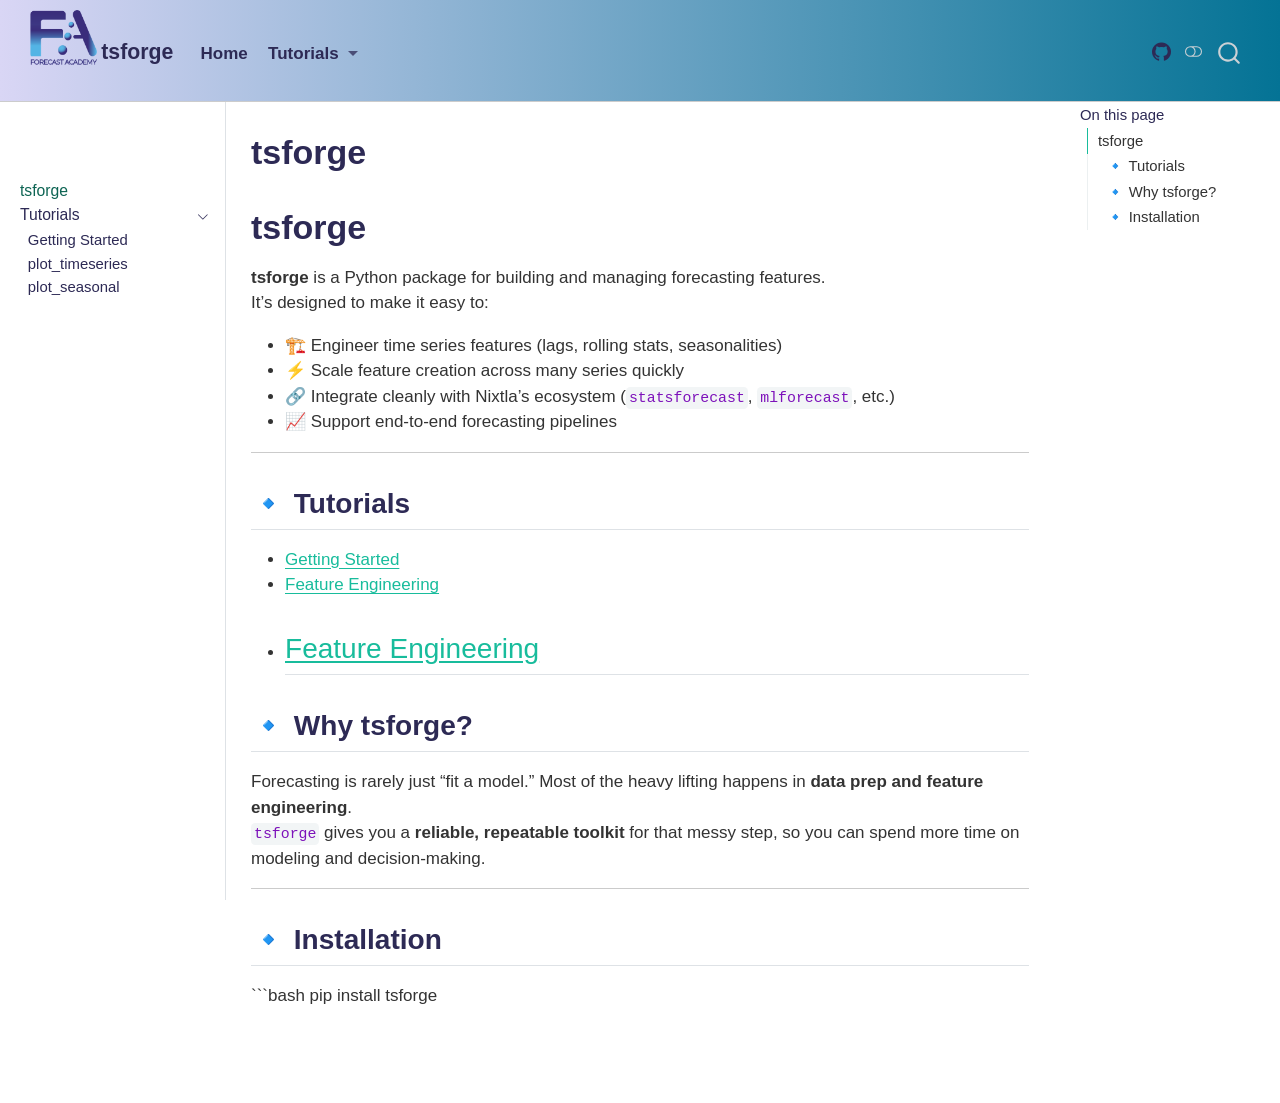
<file: index.html>
<!DOCTYPE html>
<html xmlns="http://www.w3.org/1999/xhtml" lang="en" xml:lang="en"><head>

<meta charset="utf-8">
<meta name="generator" content="quarto-1.8.24">

<meta name="viewport" content="width=device-width, initial-scale=1.0, user-scalable=yes">


<title>tsforge</title>
<style>
code{white-space: pre-wrap;}
span.smallcaps{font-variant: small-caps;}
div.columns{display: flex; gap: min(4vw, 1.5em);}
div.column{flex: auto; overflow-x: auto;}
div.hanging-indent{margin-left: 1.5em; text-indent: -1.5em;}
ul.task-list{list-style: none;}
ul.task-list li input[type="checkbox"] {
  width: 0.8em;
  margin: 0 0.8em 0.2em -1em; /* quarto-specific, see https://github.com/quarto-dev/quarto-cli/issues/4556 */ 
  vertical-align: middle;
}
</style>


<script src="site_libs/quarto-nav/quarto-nav.js"></script>
<script src="site_libs/quarto-nav/headroom.min.js"></script>
<script src="site_libs/clipboard/clipboard.min.js"></script>
<script src="site_libs/quarto-search/autocomplete.umd.js"></script>
<script src="site_libs/quarto-search/fuse.min.js"></script>
<script src="site_libs/quarto-search/quarto-search.js"></script>
<meta name="quarto:offset" content="./">
<script src="site_libs/quarto-html/quarto.js" type="module"></script>
<script src="site_libs/quarto-html/tabsets/tabsets.js" type="module"></script>
<script src="site_libs/quarto-html/axe/axe-check.js" type="module"></script>
<script src="site_libs/quarto-html/popper.min.js"></script>
<script src="site_libs/quarto-html/tippy.umd.min.js"></script>
<script src="site_libs/quarto-html/anchor.min.js"></script>
<link href="site_libs/quarto-html/tippy.css" rel="stylesheet">
<link href="site_libs/quarto-html/quarto-syntax-highlighting-dc55a5b9e770e841cd82e46aadbfb9b0.css" rel="stylesheet" class="quarto-color-scheme" id="quarto-text-highlighting-styles">
<link href="site_libs/quarto-html/quarto-syntax-highlighting-dark-b651517ce65839d647a86e2780455cfb.css" rel="stylesheet" class="quarto-color-scheme quarto-color-alternate" id="quarto-text-highlighting-styles">
<link href="site_libs/quarto-html/quarto-syntax-highlighting-dc55a5b9e770e841cd82e46aadbfb9b0.css" rel="stylesheet" class="quarto-color-scheme-extra" id="quarto-text-highlighting-styles">
<script src="site_libs/bootstrap/bootstrap.min.js"></script>
<link href="site_libs/bootstrap/bootstrap-icons.css" rel="stylesheet">
<link href="site_libs/bootstrap/bootstrap-9ccc052e838921a799c52fe23d392808.min.css" rel="stylesheet" append-hash="true" class="quarto-color-scheme" id="quarto-bootstrap" data-mode="light">
<link href="site_libs/bootstrap/bootstrap-dark-baafea9ed90c82928cb3953c7deda48e.min.css" rel="stylesheet" append-hash="true" class="quarto-color-scheme quarto-color-alternate" id="quarto-bootstrap" data-mode="dark">
<link href="site_libs/bootstrap/bootstrap-9ccc052e838921a799c52fe23d392808.min.css" rel="stylesheet" append-hash="true" class="quarto-color-scheme-extra" id="quarto-bootstrap" data-mode="light">
<script id="quarto-search-options" type="application/json">{
  "location": "navbar",
  "copy-button": false,
  "collapse-after": 3,
  "panel-placement": "end",
  "type": "overlay",
  "limit": 50,
  "keyboard-shortcut": [
    "f",
    "/",
    "s"
  ],
  "show-item-context": false,
  "language": {
    "search-no-results-text": "No results",
    "search-matching-documents-text": "matching documents",
    "search-copy-link-title": "Copy link to search",
    "search-hide-matches-text": "Hide additional matches",
    "search-more-match-text": "more match in this document",
    "search-more-matches-text": "more matches in this document",
    "search-clear-button-title": "Clear",
    "search-text-placeholder": "",
    "search-detached-cancel-button-title": "Cancel",
    "search-submit-button-title": "Submit",
    "search-label": "Search"
  }
}</script>


<link rel="stylesheet" href="styles.css">
</head>

<body class="nav-sidebar docked nav-fixed quarto-light"><script id="quarto-html-before-body" type="application/javascript">
    const toggleBodyColorMode = (bsSheetEl) => {
      const mode = bsSheetEl.getAttribute("data-mode");
      const bodyEl = window.document.querySelector("body");
      if (mode === "dark") {
        bodyEl.classList.add("quarto-dark");
        bodyEl.classList.remove("quarto-light");
      } else {
        bodyEl.classList.add("quarto-light");
        bodyEl.classList.remove("quarto-dark");
      }
    }
    const toggleBodyColorPrimary = () => {
      const bsSheetEl = window.document.querySelector("link#quarto-bootstrap:not([rel=disabled-stylesheet])");
      if (bsSheetEl) {
        toggleBodyColorMode(bsSheetEl);
      }
    }
    const setColorSchemeToggle = (alternate) => {
      const toggles = window.document.querySelectorAll('.quarto-color-scheme-toggle');
      for (let i=0; i < toggles.length; i++) {
        const toggle = toggles[i];
        if (toggle) {
          if (alternate) {
            toggle.classList.add("alternate");
          } else {
            toggle.classList.remove("alternate");
          }
        }
      }
    };
    const toggleColorMode = (alternate) => {
      // Switch the stylesheets
      const primaryStylesheets = window.document.querySelectorAll('link.quarto-color-scheme:not(.quarto-color-alternate)');
      const alternateStylesheets = window.document.querySelectorAll('link.quarto-color-scheme.quarto-color-alternate');
      manageTransitions('#quarto-margin-sidebar .nav-link', false);
      if (alternate) {
        // note: dark is layered on light, we don't disable primary!
        enableStylesheet(alternateStylesheets);
        for (const sheetNode of alternateStylesheets) {
          if (sheetNode.id === "quarto-bootstrap") {
            toggleBodyColorMode(sheetNode);
          }
        }
      } else {
        disableStylesheet(alternateStylesheets);
        enableStylesheet(primaryStylesheets)
        toggleBodyColorPrimary();
      }
      manageTransitions('#quarto-margin-sidebar .nav-link', true);
      // Switch the toggles
      setColorSchemeToggle(alternate)
      // Hack to workaround the fact that safari doesn't
      // properly recolor the scrollbar when toggling (#1455)
      if (navigator.userAgent.indexOf('Safari') > 0 && navigator.userAgent.indexOf('Chrome') == -1) {
        manageTransitions("body", false);
        window.scrollTo(0, 1);
        setTimeout(() => {
          window.scrollTo(0, 0);
          manageTransitions("body", true);
        }, 40);
      }
    }
    const disableStylesheet = (stylesheets) => {
      for (let i=0; i < stylesheets.length; i++) {
        const stylesheet = stylesheets[i];
        stylesheet.rel = 'disabled-stylesheet';
      }
    }
    const enableStylesheet = (stylesheets) => {
      for (let i=0; i < stylesheets.length; i++) {
        const stylesheet = stylesheets[i];
        if(stylesheet.rel !== 'stylesheet') { // for Chrome, which will still FOUC without this check
          stylesheet.rel = 'stylesheet';
        }
      }
    }
    const manageTransitions = (selector, allowTransitions) => {
      const els = window.document.querySelectorAll(selector);
      for (let i=0; i < els.length; i++) {
        const el = els[i];
        if (allowTransitions) {
          el.classList.remove('notransition');
        } else {
          el.classList.add('notransition');
        }
      }
    }
    const isFileUrl = () => {
      return window.location.protocol === 'file:';
    }
    const hasAlternateSentinel = () => {
      let styleSentinel = getColorSchemeSentinel();
      if (styleSentinel !== null) {
        return styleSentinel === "alternate";
      } else {
        return false;
      }
    }
    const setStyleSentinel = (alternate) => {
      const value = alternate ? "alternate" : "default";
      if (!isFileUrl()) {
        window.localStorage.setItem("quarto-color-scheme", value);
      } else {
        localAlternateSentinel = value;
      }
    }
    const getColorSchemeSentinel = () => {
      if (!isFileUrl()) {
        const storageValue = window.localStorage.getItem("quarto-color-scheme");
        return storageValue != null ? storageValue : localAlternateSentinel;
      } else {
        return localAlternateSentinel;
      }
    }
    const toggleGiscusIfUsed = (isAlternate, darkModeDefault) => {
      const baseTheme = document.querySelector('#giscus-base-theme')?.value ?? 'light';
      const alternateTheme = document.querySelector('#giscus-alt-theme')?.value ?? 'dark';
      let newTheme = '';
      if(authorPrefersDark) {
        newTheme = isAlternate ? baseTheme : alternateTheme;
      } else {
        newTheme = isAlternate ? alternateTheme : baseTheme;
      }
      const changeGiscusTheme = () => {
        // From: https://github.com/giscus/giscus/issues/336
        const sendMessage = (message) => {
          const iframe = document.querySelector('iframe.giscus-frame');
          if (!iframe) return;
          iframe.contentWindow.postMessage({ giscus: message }, 'https://giscus.app');
        }
        sendMessage({
          setConfig: {
            theme: newTheme
          }
        });
      }
      const isGiscussLoaded = window.document.querySelector('iframe.giscus-frame') !== null;
      if (isGiscussLoaded) {
        changeGiscusTheme();
      }
    };
    const authorPrefersDark = false;
    const darkModeDefault = authorPrefersDark;
      document.querySelector('link#quarto-text-highlighting-styles.quarto-color-scheme-extra').rel = 'disabled-stylesheet';
      document.querySelector('link#quarto-bootstrap.quarto-color-scheme-extra').rel = 'disabled-stylesheet';
    let localAlternateSentinel = darkModeDefault ? 'alternate' : 'default';
    // Dark / light mode switch
    window.quartoToggleColorScheme = () => {
      // Read the current dark / light value
      let toAlternate = !hasAlternateSentinel();
      toggleColorMode(toAlternate);
      setStyleSentinel(toAlternate);
      toggleGiscusIfUsed(toAlternate, darkModeDefault);
      window.dispatchEvent(new Event('resize'));
    };
    // Switch to dark mode if need be
    if (hasAlternateSentinel()) {
      toggleColorMode(true);
    } else {
      toggleColorMode(false);
    }
  </script>

<div id="quarto-search-results"></div>
  <header id="quarto-header" class="headroom fixed-top">
    <nav class="navbar navbar-expand-lg " data-bs-theme="dark">
      <div class="navbar-container container-fluid">
      <div class="navbar-brand-container mx-auto">
    <a href="./index.html" class="navbar-brand navbar-brand-logo">
    <img src="./images/forecast_academy_logo_official.png" alt="tsforge logo" class="navbar-logo light-content">
    <img src="./images/forecast_academy_logo_official.png" alt="tsforge logo" class="navbar-logo dark-content">
    </a>
    <a class="navbar-brand" href="./index.html">
    <span class="navbar-title">tsforge</span>
    </a>
  </div>
            <div id="quarto-search" class="" title="Search"></div>
          <button class="navbar-toggler" type="button" data-bs-toggle="collapse" data-bs-target="#navbarCollapse" aria-controls="navbarCollapse" role="menu" aria-expanded="false" aria-label="Toggle navigation" onclick="if (window.quartoToggleHeadroom) { window.quartoToggleHeadroom(); }">
  <span class="navbar-toggler-icon"></span>
</button>
          <div class="collapse navbar-collapse" id="navbarCollapse">
            <ul class="navbar-nav navbar-nav-scroll me-auto">
  <li class="nav-item">
    <a class="nav-link active" href="./index.html" aria-current="page"> 
<span class="menu-text">Home</span></a>
  </li>  
  <li class="nav-item dropdown ">
    <a class="nav-link dropdown-toggle" href="#" id="nav-menu-tutorials" role="link" data-bs-toggle="dropdown" aria-expanded="false">
 <span class="menu-text">Tutorials</span>
    </a>
    <ul class="dropdown-menu" aria-labelledby="nav-menu-tutorials">    
        <li>
    <a class="dropdown-item" href="./tutorials/01_intro.html">
 <span class="dropdown-text">Getting Started</span></a>
  </li>  
        <li>
    <a class="dropdown-item" href="./tutorials/plot_timeseries.html">
 <span class="dropdown-text">Plot Time Series</span></a>
  </li>  
        <li>
    <a class="dropdown-item" href="./tutorials/plot_seasonal.html">
 <span class="dropdown-text">Plot Seasonal Series</span></a>
  </li>  
    </ul>
  </li>
</ul>
            <ul class="navbar-nav navbar-nav-scroll ms-auto">
  <li class="nav-item compact">
    <a class="nav-link" href="https://github.com/forecastacademy/tsforge"> <i class="bi bi-github" role="img" aria-label="GitHub">
</i> 
<span class="menu-text"></span></a>
  </li>  
</ul>
          </div> <!-- /navcollapse -->
            <div class="quarto-navbar-tools">
  <a href="" class="quarto-color-scheme-toggle quarto-navigation-tool  px-1" onclick="window.quartoToggleColorScheme(); return false;" title="Toggle dark mode"><i class="bi"></i></a>
</div>
      </div> <!-- /container-fluid -->
    </nav>
  <nav class="quarto-secondary-nav">
    <div class="container-fluid d-flex">
      <button type="button" class="quarto-btn-toggle btn" data-bs-toggle="collapse" role="button" data-bs-target=".quarto-sidebar-collapse-item" aria-controls="quarto-sidebar" aria-expanded="false" aria-label="Toggle sidebar navigation" onclick="if (window.quartoToggleHeadroom) { window.quartoToggleHeadroom(); }">
        <i class="bi bi-layout-text-sidebar-reverse"></i>
      </button>
        <nav class="quarto-page-breadcrumbs" aria-label="breadcrumb"><ol class="breadcrumb"><li class="breadcrumb-item"><a href="./index.html">tsforge</a></li></ol></nav>
        <a class="flex-grow-1" role="navigation" data-bs-toggle="collapse" data-bs-target=".quarto-sidebar-collapse-item" aria-controls="quarto-sidebar" aria-expanded="false" aria-label="Toggle sidebar navigation" onclick="if (window.quartoToggleHeadroom) { window.quartoToggleHeadroom(); }">      
        </a>
      <button type="button" class="btn quarto-search-button" aria-label="Search" onclick="window.quartoOpenSearch();">
        <i class="bi bi-search"></i>
      </button>
    </div>
  </nav>
</header>
<!-- content -->
<div id="quarto-content" class="quarto-container page-columns page-rows-contents page-layout-article page-navbar">
<!-- sidebar -->
  <nav id="quarto-sidebar" class="sidebar collapse collapse-horizontal quarto-sidebar-collapse-item sidebar-navigation docked overflow-auto">
    <div class="pt-lg-2 mt-2 text-left sidebar-header">
      <a href="./index.html" class="sidebar-logo-link">
      </a>
      </div>
        <div class="mt-2 flex-shrink-0 align-items-center">
        <div class="sidebar-search">
        <div id="quarto-search" class="" title="Search"></div>
        </div>
        </div>
    <div class="sidebar-menu-container"> 
    <ul class="list-unstyled mt-1">
        <li class="sidebar-item">
  <div class="sidebar-item-container"> 
  <a href="./index.html" class="sidebar-item-text sidebar-link active">
 <span class="menu-text">tsforge</span></a>
  </div>
</li>
        <li class="sidebar-item sidebar-item-section">
      <div class="sidebar-item-container"> 
            <a class="sidebar-item-text sidebar-link text-start" data-bs-toggle="collapse" data-bs-target="#quarto-sidebar-section-1" role="navigation" aria-expanded="true">
 <span class="menu-text">Tutorials</span></a>
          <a class="sidebar-item-toggle text-start" data-bs-toggle="collapse" data-bs-target="#quarto-sidebar-section-1" role="navigation" aria-expanded="true" aria-label="Toggle section">
            <i class="bi bi-chevron-right ms-2"></i>
          </a> 
      </div>
      <ul id="quarto-sidebar-section-1" class="collapse list-unstyled sidebar-section depth1 show">  
          <li class="sidebar-item">
  <div class="sidebar-item-container"> 
  <a href="./tutorials/01_intro.html" class="sidebar-item-text sidebar-link">
 <span class="menu-text">Getting Started</span></a>
  </div>
</li>
          <li class="sidebar-item">
  <div class="sidebar-item-container"> 
  <a href="./tutorials/plot_timeseries.html" class="sidebar-item-text sidebar-link">
 <span class="menu-text">plot_timeseries</span></a>
  </div>
</li>
          <li class="sidebar-item">
  <div class="sidebar-item-container"> 
  <a href="./tutorials/plot_seasonal.html" class="sidebar-item-text sidebar-link">
 <span class="menu-text">plot_seasonal</span></a>
  </div>
</li>
      </ul>
  </li>
    </ul>
    </div>
</nav>
<div id="quarto-sidebar-glass" class="quarto-sidebar-collapse-item" data-bs-toggle="collapse" data-bs-target=".quarto-sidebar-collapse-item"></div>
<!-- margin-sidebar -->
    <div id="quarto-margin-sidebar" class="sidebar margin-sidebar">
        <nav id="TOC" role="doc-toc" class="toc-active">
    <h2 id="toc-title">On this page</h2>
   
  <ul>
  <li><a href="#tsforge" id="toc-tsforge" class="nav-link active" data-scroll-target="#tsforge">tsforge</a>
  <ul class="collapse">
  <li><a href="#tutorials" id="toc-tutorials" class="nav-link" data-scroll-target="#tutorials">🔹 Tutorials</a></li>
  <li><a href="#why-tsforge" id="toc-why-tsforge" class="nav-link" data-scroll-target="#why-tsforge">🔹 Why tsforge?</a></li>
  <li><a href="#installation" id="toc-installation" class="nav-link" data-scroll-target="#installation">🔹 Installation</a></li>
  </ul></li>
  </ul>
</nav>
    </div>
<!-- main -->
<main class="content" id="quarto-document-content">


<header id="title-block-header" class="quarto-title-block default">
<div class="quarto-title">
<h1 class="title">tsforge</h1>
</div>



<div class="quarto-title-meta">

    
  
    
  </div>
  


</header>


<section id="tsforge" class="level1">
<h1>tsforge</h1>
<p><strong>tsforge</strong> is a Python package for building and managing forecasting features.<br>
It’s designed to make it easy to:</p>
<ul>
<li>🏗️ Engineer time series features (lags, rolling stats, seasonalities)<br>
</li>
<li>⚡ Scale feature creation across many series quickly<br>
</li>
<li>🔗 Integrate cleanly with Nixtla’s ecosystem (<code>statsforecast</code>, <code>mlforecast</code>, etc.)<br>
</li>
<li>📈 Support end-to-end forecasting pipelines</li>
</ul>
<hr>
<section id="tutorials" class="level2">
<h2 class="anchored" data-anchor-id="tutorials">🔹 Tutorials</h2>
<ul>
<li><a href="./tutorials/01_intro.html">Getting Started</a><br>
</li>
<li><a href="./tutorials/plot_timeseries.html">Feature Engineering</a><br>
</li>
<li><h2 id="feature-engineering" class="anchored"><a href="./tutorials/plot_seasonal.html">Feature Engineering</a></h2></li>
</ul>
</section>
<section id="why-tsforge" class="level2">
<h2 class="anchored" data-anchor-id="why-tsforge">🔹 Why tsforge?</h2>
<p>Forecasting is rarely just “fit a model.” Most of the heavy lifting happens in <strong>data prep and feature engineering</strong>.<br>
<code>tsforge</code> gives you a <strong>reliable, repeatable toolkit</strong> for that messy step, so you can spend more time on modeling and decision-making.</p>
<hr>
</section>
<section id="installation" class="level2">
<h2 class="anchored" data-anchor-id="installation">🔹 Installation</h2>
<p>```bash pip install tsforge</p>


</section>
</section>

</main> <!-- /main -->
<script id="quarto-html-after-body" type="application/javascript">
  window.document.addEventListener("DOMContentLoaded", function (event) {
    // Ensure there is a toggle, if there isn't float one in the top right
    if (window.document.querySelector('.quarto-color-scheme-toggle') === null) {
      const a = window.document.createElement('a');
      a.classList.add('top-right');
      a.classList.add('quarto-color-scheme-toggle');
      a.href = "";
      a.onclick = function() { try { window.quartoToggleColorScheme(); } catch {} return false; };
      const i = window.document.createElement("i");
      i.classList.add('bi');
      a.appendChild(i);
      window.document.body.appendChild(a);
    }
    setColorSchemeToggle(hasAlternateSentinel())
    const icon = "";
    const anchorJS = new window.AnchorJS();
    anchorJS.options = {
      placement: 'right',
      icon: icon
    };
    anchorJS.add('.anchored');
    const isCodeAnnotation = (el) => {
      for (const clz of el.classList) {
        if (clz.startsWith('code-annotation-')) {                     
          return true;
        }
      }
      return false;
    }
    const onCopySuccess = function(e) {
      // button target
      const button = e.trigger;
      // don't keep focus
      button.blur();
      // flash "checked"
      button.classList.add('code-copy-button-checked');
      var currentTitle = button.getAttribute("title");
      button.setAttribute("title", "Copied!");
      let tooltip;
      if (window.bootstrap) {
        button.setAttribute("data-bs-toggle", "tooltip");
        button.setAttribute("data-bs-placement", "left");
        button.setAttribute("data-bs-title", "Copied!");
        tooltip = new bootstrap.Tooltip(button, 
          { trigger: "manual", 
            customClass: "code-copy-button-tooltip",
            offset: [0, -8]});
        tooltip.show();    
      }
      setTimeout(function() {
        if (tooltip) {
          tooltip.hide();
          button.removeAttribute("data-bs-title");
          button.removeAttribute("data-bs-toggle");
          button.removeAttribute("data-bs-placement");
        }
        button.setAttribute("title", currentTitle);
        button.classList.remove('code-copy-button-checked');
      }, 1000);
      // clear code selection
      e.clearSelection();
    }
    const getTextToCopy = function(trigger) {
      const outerScaffold = trigger.parentElement.cloneNode(true);
      const codeEl = outerScaffold.querySelector('code');
      for (const childEl of codeEl.children) {
        if (isCodeAnnotation(childEl)) {
          childEl.remove();
        }
      }
      return codeEl.innerText;
    }
    const clipboard = new window.ClipboardJS('.code-copy-button:not([data-in-quarto-modal])', {
      text: getTextToCopy
    });
    clipboard.on('success', onCopySuccess);
    if (window.document.getElementById('quarto-embedded-source-code-modal')) {
      const clipboardModal = new window.ClipboardJS('.code-copy-button[data-in-quarto-modal]', {
        text: getTextToCopy,
        container: window.document.getElementById('quarto-embedded-source-code-modal')
      });
      clipboardModal.on('success', onCopySuccess);
    }
      var localhostRegex = new RegExp(/^(?:http|https):\/\/localhost\:?[0-9]*\//);
      var mailtoRegex = new RegExp(/^mailto:/);
        var filterRegex = new RegExp("https:\/\/forecastacademy\.github\.io\/tsforge\/");
      var isInternal = (href) => {
          return filterRegex.test(href) || localhostRegex.test(href) || mailtoRegex.test(href);
      }
      // Inspect non-navigation links and adorn them if external
     var links = window.document.querySelectorAll('a[href]:not(.nav-link):not(.navbar-brand):not(.toc-action):not(.sidebar-link):not(.sidebar-item-toggle):not(.pagination-link):not(.no-external):not([aria-hidden]):not(.dropdown-item):not(.quarto-navigation-tool):not(.about-link)');
      for (var i=0; i<links.length; i++) {
        const link = links[i];
        if (!isInternal(link.href)) {
          // undo the damage that might have been done by quarto-nav.js in the case of
          // links that we want to consider external
          if (link.dataset.originalHref !== undefined) {
            link.href = link.dataset.originalHref;
          }
        }
      }
    function tippyHover(el, contentFn, onTriggerFn, onUntriggerFn) {
      const config = {
        allowHTML: true,
        maxWidth: 500,
        delay: 100,
        arrow: false,
        appendTo: function(el) {
            return el.parentElement;
        },
        interactive: true,
        interactiveBorder: 10,
        theme: 'quarto',
        placement: 'bottom-start',
      };
      if (contentFn) {
        config.content = contentFn;
      }
      if (onTriggerFn) {
        config.onTrigger = onTriggerFn;
      }
      if (onUntriggerFn) {
        config.onUntrigger = onUntriggerFn;
      }
      window.tippy(el, config); 
    }
    const noterefs = window.document.querySelectorAll('a[role="doc-noteref"]');
    for (var i=0; i<noterefs.length; i++) {
      const ref = noterefs[i];
      tippyHover(ref, function() {
        // use id or data attribute instead here
        let href = ref.getAttribute('data-footnote-href') || ref.getAttribute('href');
        try { href = new URL(href).hash; } catch {}
        const id = href.replace(/^#\/?/, "");
        const note = window.document.getElementById(id);
        if (note) {
          return note.innerHTML;
        } else {
          return "";
        }
      });
    }
    const xrefs = window.document.querySelectorAll('a.quarto-xref');
    const processXRef = (id, note) => {
      // Strip column container classes
      const stripColumnClz = (el) => {
        el.classList.remove("page-full", "page-columns");
        if (el.children) {
          for (const child of el.children) {
            stripColumnClz(child);
          }
        }
      }
      stripColumnClz(note)
      if (id === null || id.startsWith('sec-')) {
        // Special case sections, only their first couple elements
        const container = document.createElement("div");
        if (note.children && note.children.length > 2) {
          container.appendChild(note.children[0].cloneNode(true));
          for (let i = 1; i < note.children.length; i++) {
            const child = note.children[i];
            if (child.tagName === "P" && child.innerText === "") {
              continue;
            } else {
              container.appendChild(child.cloneNode(true));
              break;
            }
          }
          if (window.Quarto?.typesetMath) {
            window.Quarto.typesetMath(container);
          }
          return container.innerHTML
        } else {
          if (window.Quarto?.typesetMath) {
            window.Quarto.typesetMath(note);
          }
          return note.innerHTML;
        }
      } else {
        // Remove any anchor links if they are present
        const anchorLink = note.querySelector('a.anchorjs-link');
        if (anchorLink) {
          anchorLink.remove();
        }
        if (window.Quarto?.typesetMath) {
          window.Quarto.typesetMath(note);
        }
        if (note.classList.contains("callout")) {
          return note.outerHTML;
        } else {
          return note.innerHTML;
        }
      }
    }
    for (var i=0; i<xrefs.length; i++) {
      const xref = xrefs[i];
      tippyHover(xref, undefined, function(instance) {
        instance.disable();
        let url = xref.getAttribute('href');
        let hash = undefined; 
        if (url.startsWith('#')) {
          hash = url;
        } else {
          try { hash = new URL(url).hash; } catch {}
        }
        if (hash) {
          const id = hash.replace(/^#\/?/, "");
          const note = window.document.getElementById(id);
          if (note !== null) {
            try {
              const html = processXRef(id, note.cloneNode(true));
              instance.setContent(html);
            } finally {
              instance.enable();
              instance.show();
            }
          } else {
            // See if we can fetch this
            fetch(url.split('#')[0])
            .then(res => res.text())
            .then(html => {
              const parser = new DOMParser();
              const htmlDoc = parser.parseFromString(html, "text/html");
              const note = htmlDoc.getElementById(id);
              if (note !== null) {
                const html = processXRef(id, note);
                instance.setContent(html);
              } 
            }).finally(() => {
              instance.enable();
              instance.show();
            });
          }
        } else {
          // See if we can fetch a full url (with no hash to target)
          // This is a special case and we should probably do some content thinning / targeting
          fetch(url)
          .then(res => res.text())
          .then(html => {
            const parser = new DOMParser();
            const htmlDoc = parser.parseFromString(html, "text/html");
            const note = htmlDoc.querySelector('main.content');
            if (note !== null) {
              // This should only happen for chapter cross references
              // (since there is no id in the URL)
              // remove the first header
              if (note.children.length > 0 && note.children[0].tagName === "HEADER") {
                note.children[0].remove();
              }
              const html = processXRef(null, note);
              instance.setContent(html);
            } 
          }).finally(() => {
            instance.enable();
            instance.show();
          });
        }
      }, function(instance) {
      });
    }
        let selectedAnnoteEl;
        const selectorForAnnotation = ( cell, annotation) => {
          let cellAttr = 'data-code-cell="' + cell + '"';
          let lineAttr = 'data-code-annotation="' +  annotation + '"';
          const selector = 'span[' + cellAttr + '][' + lineAttr + ']';
          return selector;
        }
        const selectCodeLines = (annoteEl) => {
          const doc = window.document;
          const targetCell = annoteEl.getAttribute("data-target-cell");
          const targetAnnotation = annoteEl.getAttribute("data-target-annotation");
          const annoteSpan = window.document.querySelector(selectorForAnnotation(targetCell, targetAnnotation));
          const lines = annoteSpan.getAttribute("data-code-lines").split(",");
          const lineIds = lines.map((line) => {
            return targetCell + "-" + line;
          })
          let top = null;
          let height = null;
          let parent = null;
          if (lineIds.length > 0) {
              //compute the position of the single el (top and bottom and make a div)
              const el = window.document.getElementById(lineIds[0]);
              top = el.offsetTop;
              height = el.offsetHeight;
              parent = el.parentElement.parentElement;
            if (lineIds.length > 1) {
              const lastEl = window.document.getElementById(lineIds[lineIds.length - 1]);
              const bottom = lastEl.offsetTop + lastEl.offsetHeight;
              height = bottom - top;
            }
            if (top !== null && height !== null && parent !== null) {
              // cook up a div (if necessary) and position it 
              let div = window.document.getElementById("code-annotation-line-highlight");
              if (div === null) {
                div = window.document.createElement("div");
                div.setAttribute("id", "code-annotation-line-highlight");
                div.style.position = 'absolute';
                parent.appendChild(div);
              }
              div.style.top = top - 2 + "px";
              div.style.height = height + 4 + "px";
              div.style.left = 0;
              let gutterDiv = window.document.getElementById("code-annotation-line-highlight-gutter");
              if (gutterDiv === null) {
                gutterDiv = window.document.createElement("div");
                gutterDiv.setAttribute("id", "code-annotation-line-highlight-gutter");
                gutterDiv.style.position = 'absolute';
                const codeCell = window.document.getElementById(targetCell);
                const gutter = codeCell.querySelector('.code-annotation-gutter');
                gutter.appendChild(gutterDiv);
              }
              gutterDiv.style.top = top - 2 + "px";
              gutterDiv.style.height = height + 4 + "px";
            }
            selectedAnnoteEl = annoteEl;
          }
        };
        const unselectCodeLines = () => {
          const elementsIds = ["code-annotation-line-highlight", "code-annotation-line-highlight-gutter"];
          elementsIds.forEach((elId) => {
            const div = window.document.getElementById(elId);
            if (div) {
              div.remove();
            }
          });
          selectedAnnoteEl = undefined;
        };
          // Handle positioning of the toggle
      window.addEventListener(
        "resize",
        throttle(() => {
          elRect = undefined;
          if (selectedAnnoteEl) {
            selectCodeLines(selectedAnnoteEl);
          }
        }, 10)
      );
      function throttle(fn, ms) {
      let throttle = false;
      let timer;
        return (...args) => {
          if(!throttle) { // first call gets through
              fn.apply(this, args);
              throttle = true;
          } else { // all the others get throttled
              if(timer) clearTimeout(timer); // cancel #2
              timer = setTimeout(() => {
                fn.apply(this, args);
                timer = throttle = false;
              }, ms);
          }
        };
      }
        // Attach click handler to the DT
        const annoteDls = window.document.querySelectorAll('dt[data-target-cell]');
        for (const annoteDlNode of annoteDls) {
          annoteDlNode.addEventListener('click', (event) => {
            const clickedEl = event.target;
            if (clickedEl !== selectedAnnoteEl) {
              unselectCodeLines();
              const activeEl = window.document.querySelector('dt[data-target-cell].code-annotation-active');
              if (activeEl) {
                activeEl.classList.remove('code-annotation-active');
              }
              selectCodeLines(clickedEl);
              clickedEl.classList.add('code-annotation-active');
            } else {
              // Unselect the line
              unselectCodeLines();
              clickedEl.classList.remove('code-annotation-active');
            }
          });
        }
    const findCites = (el) => {
      const parentEl = el.parentElement;
      if (parentEl) {
        const cites = parentEl.dataset.cites;
        if (cites) {
          return {
            el,
            cites: cites.split(' ')
          };
        } else {
          return findCites(el.parentElement)
        }
      } else {
        return undefined;
      }
    };
    var bibliorefs = window.document.querySelectorAll('a[role="doc-biblioref"]');
    for (var i=0; i<bibliorefs.length; i++) {
      const ref = bibliorefs[i];
      const citeInfo = findCites(ref);
      if (citeInfo) {
        tippyHover(citeInfo.el, function() {
          var popup = window.document.createElement('div');
          citeInfo.cites.forEach(function(cite) {
            var citeDiv = window.document.createElement('div');
            citeDiv.classList.add('hanging-indent');
            citeDiv.classList.add('csl-entry');
            var biblioDiv = window.document.getElementById('ref-' + cite);
            if (biblioDiv) {
              citeDiv.innerHTML = biblioDiv.innerHTML;
            }
            popup.appendChild(citeDiv);
          });
          return popup.innerHTML;
        });
      }
    }
  });
  </script>
</div> <!-- /content -->




</body></html>
</file>
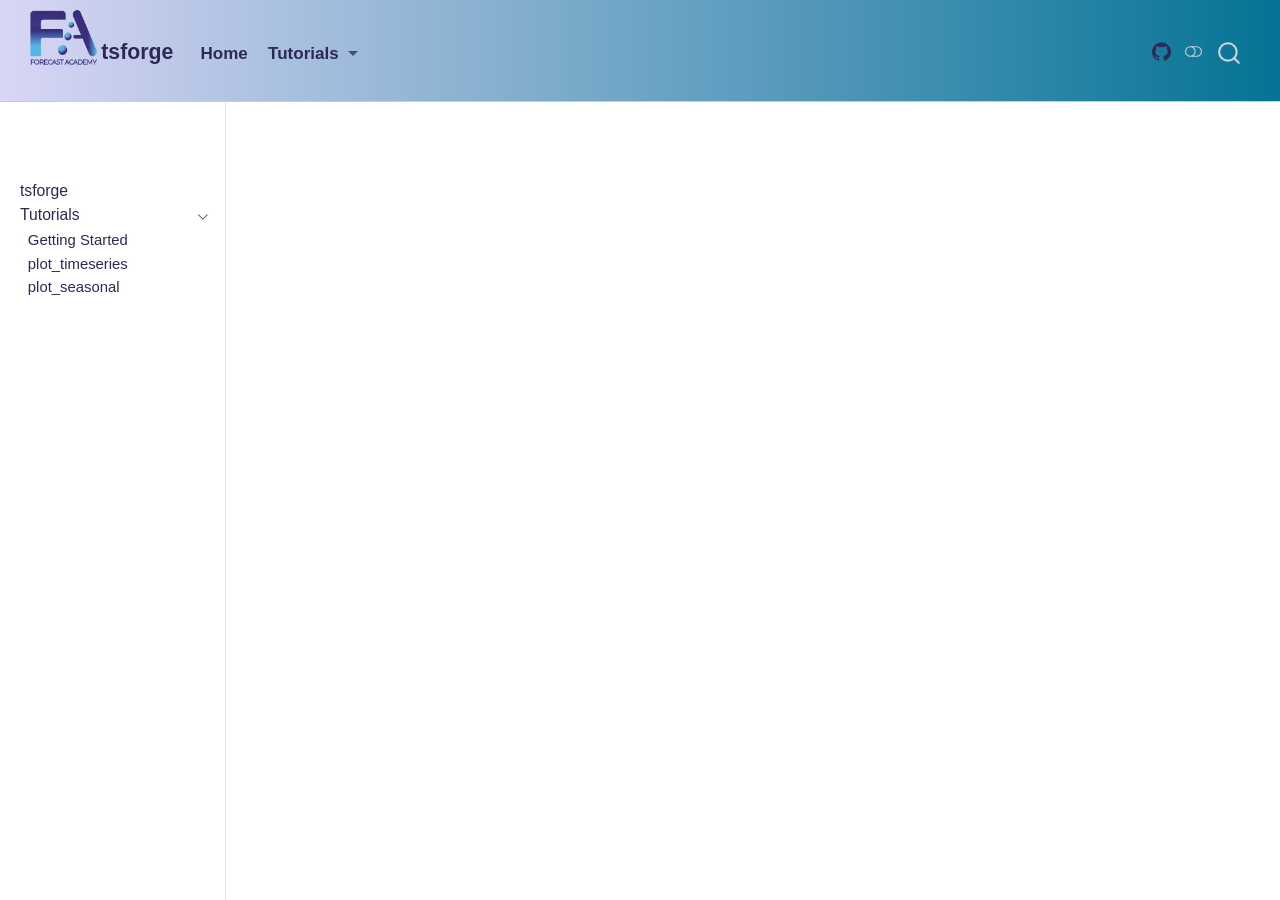
<file: tutorials.html>
<!DOCTYPE html>
<html xmlns="http://www.w3.org/1999/xhtml" lang="en" xml:lang="en"><head>

<meta charset="utf-8">
<meta name="generator" content="quarto-1.8.24">

<meta name="viewport" content="width=device-width, initial-scale=1.0, user-scalable=yes">


<title>tutorials – tsforge</title>
<style>
code{white-space: pre-wrap;}
span.smallcaps{font-variant: small-caps;}
div.columns{display: flex; gap: min(4vw, 1.5em);}
div.column{flex: auto; overflow-x: auto;}
div.hanging-indent{margin-left: 1.5em; text-indent: -1.5em;}
ul.task-list{list-style: none;}
ul.task-list li input[type="checkbox"] {
  width: 0.8em;
  margin: 0 0.8em 0.2em -1em; /* quarto-specific, see https://github.com/quarto-dev/quarto-cli/issues/4556 */ 
  vertical-align: middle;
}
</style>


<script src="site_libs/quarto-nav/quarto-nav.js"></script>
<script src="site_libs/quarto-nav/headroom.min.js"></script>
<script src="site_libs/clipboard/clipboard.min.js"></script>
<script src="site_libs/quarto-search/autocomplete.umd.js"></script>
<script src="site_libs/quarto-search/fuse.min.js"></script>
<script src="site_libs/quarto-search/quarto-search.js"></script>
<meta name="quarto:offset" content="./">
<script src="site_libs/quarto-html/quarto.js" type="module"></script>
<script src="site_libs/quarto-html/tabsets/tabsets.js" type="module"></script>
<script src="site_libs/quarto-html/axe/axe-check.js" type="module"></script>
<script src="site_libs/quarto-html/popper.min.js"></script>
<script src="site_libs/quarto-html/tippy.umd.min.js"></script>
<script src="site_libs/quarto-html/anchor.min.js"></script>
<link href="site_libs/quarto-html/tippy.css" rel="stylesheet">
<link href="site_libs/quarto-html/quarto-syntax-highlighting-dc55a5b9e770e841cd82e46aadbfb9b0.css" rel="stylesheet" class="quarto-color-scheme" id="quarto-text-highlighting-styles">
<link href="site_libs/quarto-html/quarto-syntax-highlighting-dark-b651517ce65839d647a86e2780455cfb.css" rel="stylesheet" class="quarto-color-scheme quarto-color-alternate" id="quarto-text-highlighting-styles">
<link href="site_libs/quarto-html/quarto-syntax-highlighting-dc55a5b9e770e841cd82e46aadbfb9b0.css" rel="stylesheet" class="quarto-color-scheme-extra" id="quarto-text-highlighting-styles">
<script src="site_libs/bootstrap/bootstrap.min.js"></script>
<link href="site_libs/bootstrap/bootstrap-icons.css" rel="stylesheet">
<link href="site_libs/bootstrap/bootstrap-9ccc052e838921a799c52fe23d392808.min.css" rel="stylesheet" append-hash="true" class="quarto-color-scheme" id="quarto-bootstrap" data-mode="light">
<link href="site_libs/bootstrap/bootstrap-dark-baafea9ed90c82928cb3953c7deda48e.min.css" rel="stylesheet" append-hash="true" class="quarto-color-scheme quarto-color-alternate" id="quarto-bootstrap" data-mode="dark">
<link href="site_libs/bootstrap/bootstrap-9ccc052e838921a799c52fe23d392808.min.css" rel="stylesheet" append-hash="true" class="quarto-color-scheme-extra" id="quarto-bootstrap" data-mode="light">
<script id="quarto-search-options" type="application/json">{
  "location": "navbar",
  "copy-button": false,
  "collapse-after": 3,
  "panel-placement": "end",
  "type": "overlay",
  "limit": 50,
  "keyboard-shortcut": [
    "f",
    "/",
    "s"
  ],
  "show-item-context": false,
  "language": {
    "search-no-results-text": "No results",
    "search-matching-documents-text": "matching documents",
    "search-copy-link-title": "Copy link to search",
    "search-hide-matches-text": "Hide additional matches",
    "search-more-match-text": "more match in this document",
    "search-more-matches-text": "more matches in this document",
    "search-clear-button-title": "Clear",
    "search-text-placeholder": "",
    "search-detached-cancel-button-title": "Cancel",
    "search-submit-button-title": "Submit",
    "search-label": "Search"
  }
}</script>


<link rel="stylesheet" href="styles.css">
</head>

<body class="nav-sidebar docked nav-fixed quarto-light"><script id="quarto-html-before-body" type="application/javascript">
    const toggleBodyColorMode = (bsSheetEl) => {
      const mode = bsSheetEl.getAttribute("data-mode");
      const bodyEl = window.document.querySelector("body");
      if (mode === "dark") {
        bodyEl.classList.add("quarto-dark");
        bodyEl.classList.remove("quarto-light");
      } else {
        bodyEl.classList.add("quarto-light");
        bodyEl.classList.remove("quarto-dark");
      }
    }
    const toggleBodyColorPrimary = () => {
      const bsSheetEl = window.document.querySelector("link#quarto-bootstrap:not([rel=disabled-stylesheet])");
      if (bsSheetEl) {
        toggleBodyColorMode(bsSheetEl);
      }
    }
    const setColorSchemeToggle = (alternate) => {
      const toggles = window.document.querySelectorAll('.quarto-color-scheme-toggle');
      for (let i=0; i < toggles.length; i++) {
        const toggle = toggles[i];
        if (toggle) {
          if (alternate) {
            toggle.classList.add("alternate");
          } else {
            toggle.classList.remove("alternate");
          }
        }
      }
    };
    const toggleColorMode = (alternate) => {
      // Switch the stylesheets
      const primaryStylesheets = window.document.querySelectorAll('link.quarto-color-scheme:not(.quarto-color-alternate)');
      const alternateStylesheets = window.document.querySelectorAll('link.quarto-color-scheme.quarto-color-alternate');
      manageTransitions('#quarto-margin-sidebar .nav-link', false);
      if (alternate) {
        // note: dark is layered on light, we don't disable primary!
        enableStylesheet(alternateStylesheets);
        for (const sheetNode of alternateStylesheets) {
          if (sheetNode.id === "quarto-bootstrap") {
            toggleBodyColorMode(sheetNode);
          }
        }
      } else {
        disableStylesheet(alternateStylesheets);
        enableStylesheet(primaryStylesheets)
        toggleBodyColorPrimary();
      }
      manageTransitions('#quarto-margin-sidebar .nav-link', true);
      // Switch the toggles
      setColorSchemeToggle(alternate)
      // Hack to workaround the fact that safari doesn't
      // properly recolor the scrollbar when toggling (#1455)
      if (navigator.userAgent.indexOf('Safari') > 0 && navigator.userAgent.indexOf('Chrome') == -1) {
        manageTransitions("body", false);
        window.scrollTo(0, 1);
        setTimeout(() => {
          window.scrollTo(0, 0);
          manageTransitions("body", true);
        }, 40);
      }
    }
    const disableStylesheet = (stylesheets) => {
      for (let i=0; i < stylesheets.length; i++) {
        const stylesheet = stylesheets[i];
        stylesheet.rel = 'disabled-stylesheet';
      }
    }
    const enableStylesheet = (stylesheets) => {
      for (let i=0; i < stylesheets.length; i++) {
        const stylesheet = stylesheets[i];
        if(stylesheet.rel !== 'stylesheet') { // for Chrome, which will still FOUC without this check
          stylesheet.rel = 'stylesheet';
        }
      }
    }
    const manageTransitions = (selector, allowTransitions) => {
      const els = window.document.querySelectorAll(selector);
      for (let i=0; i < els.length; i++) {
        const el = els[i];
        if (allowTransitions) {
          el.classList.remove('notransition');
        } else {
          el.classList.add('notransition');
        }
      }
    }
    const isFileUrl = () => {
      return window.location.protocol === 'file:';
    }
    const hasAlternateSentinel = () => {
      let styleSentinel = getColorSchemeSentinel();
      if (styleSentinel !== null) {
        return styleSentinel === "alternate";
      } else {
        return false;
      }
    }
    const setStyleSentinel = (alternate) => {
      const value = alternate ? "alternate" : "default";
      if (!isFileUrl()) {
        window.localStorage.setItem("quarto-color-scheme", value);
      } else {
        localAlternateSentinel = value;
      }
    }
    const getColorSchemeSentinel = () => {
      if (!isFileUrl()) {
        const storageValue = window.localStorage.getItem("quarto-color-scheme");
        return storageValue != null ? storageValue : localAlternateSentinel;
      } else {
        return localAlternateSentinel;
      }
    }
    const toggleGiscusIfUsed = (isAlternate, darkModeDefault) => {
      const baseTheme = document.querySelector('#giscus-base-theme')?.value ?? 'light';
      const alternateTheme = document.querySelector('#giscus-alt-theme')?.value ?? 'dark';
      let newTheme = '';
      if(authorPrefersDark) {
        newTheme = isAlternate ? baseTheme : alternateTheme;
      } else {
        newTheme = isAlternate ? alternateTheme : baseTheme;
      }
      const changeGiscusTheme = () => {
        // From: https://github.com/giscus/giscus/issues/336
        const sendMessage = (message) => {
          const iframe = document.querySelector('iframe.giscus-frame');
          if (!iframe) return;
          iframe.contentWindow.postMessage({ giscus: message }, 'https://giscus.app');
        }
        sendMessage({
          setConfig: {
            theme: newTheme
          }
        });
      }
      const isGiscussLoaded = window.document.querySelector('iframe.giscus-frame') !== null;
      if (isGiscussLoaded) {
        changeGiscusTheme();
      }
    };
    const authorPrefersDark = false;
    const darkModeDefault = authorPrefersDark;
      document.querySelector('link#quarto-text-highlighting-styles.quarto-color-scheme-extra').rel = 'disabled-stylesheet';
      document.querySelector('link#quarto-bootstrap.quarto-color-scheme-extra').rel = 'disabled-stylesheet';
    let localAlternateSentinel = darkModeDefault ? 'alternate' : 'default';
    // Dark / light mode switch
    window.quartoToggleColorScheme = () => {
      // Read the current dark / light value
      let toAlternate = !hasAlternateSentinel();
      toggleColorMode(toAlternate);
      setStyleSentinel(toAlternate);
      toggleGiscusIfUsed(toAlternate, darkModeDefault);
      window.dispatchEvent(new Event('resize'));
    };
    // Switch to dark mode if need be
    if (hasAlternateSentinel()) {
      toggleColorMode(true);
    } else {
      toggleColorMode(false);
    }
  </script>

<div id="quarto-search-results"></div>
  <header id="quarto-header" class="headroom fixed-top">
    <nav class="navbar navbar-expand-lg " data-bs-theme="dark">
      <div class="navbar-container container-fluid">
      <div class="navbar-brand-container mx-auto">
    <a href="./index.html" class="navbar-brand navbar-brand-logo">
    <img src="./images/forecast_academy_logo_official.png" alt="tsforge logo" class="navbar-logo light-content">
    <img src="./images/forecast_academy_logo_official.png" alt="tsforge logo" class="navbar-logo dark-content">
    </a>
    <a class="navbar-brand" href="./index.html">
    <span class="navbar-title">tsforge</span>
    </a>
  </div>
            <div id="quarto-search" class="" title="Search"></div>
          <button class="navbar-toggler" type="button" data-bs-toggle="collapse" data-bs-target="#navbarCollapse" aria-controls="navbarCollapse" role="menu" aria-expanded="false" aria-label="Toggle navigation" onclick="if (window.quartoToggleHeadroom) { window.quartoToggleHeadroom(); }">
  <span class="navbar-toggler-icon"></span>
</button>
          <div class="collapse navbar-collapse" id="navbarCollapse">
            <ul class="navbar-nav navbar-nav-scroll me-auto">
  <li class="nav-item">
    <a class="nav-link active" href="./index.html" aria-current="page"> 
<span class="menu-text">Home</span></a>
  </li>  
  <li class="nav-item dropdown ">
    <a class="nav-link dropdown-toggle" href="#" id="nav-menu-tutorials" role="link" data-bs-toggle="dropdown" aria-expanded="false">
 <span class="menu-text">Tutorials</span>
    </a>
    <ul class="dropdown-menu" aria-labelledby="nav-menu-tutorials">    
        <li>
    <a class="dropdown-item" href="./tutorials/01_intro.html">
 <span class="dropdown-text">Getting Started</span></a>
  </li>  
        <li>
    <a class="dropdown-item" href="./tutorials/plot_timeseries.html">
 <span class="dropdown-text">Plot Time Series</span></a>
  </li>  
        <li>
    <a class="dropdown-item" href="./tutorials/plot_seasonal.html">
 <span class="dropdown-text">Plot Seasonal Series</span></a>
  </li>  
    </ul>
  </li>
</ul>
            <ul class="navbar-nav navbar-nav-scroll ms-auto">
  <li class="nav-item compact">
    <a class="nav-link" href="https://github.com/forecastacademy/tsforge"> <i class="bi bi-github" role="img" aria-label="GitHub">
</i> 
<span class="menu-text"></span></a>
  </li>  
</ul>
          </div> <!-- /navcollapse -->
            <div class="quarto-navbar-tools">
  <a href="" class="quarto-color-scheme-toggle quarto-navigation-tool  px-1" onclick="window.quartoToggleColorScheme(); return false;" title="Toggle dark mode"><i class="bi"></i></a>
</div>
      </div> <!-- /container-fluid -->
    </nav>
  <nav class="quarto-secondary-nav">
    <div class="container-fluid d-flex">
      <button type="button" class="quarto-btn-toggle btn" data-bs-toggle="collapse" role="button" data-bs-target=".quarto-sidebar-collapse-item" aria-controls="quarto-sidebar" aria-expanded="false" aria-label="Toggle sidebar navigation" onclick="if (window.quartoToggleHeadroom) { window.quartoToggleHeadroom(); }">
        <i class="bi bi-layout-text-sidebar-reverse"></i>
      </button>
        <nav class="quarto-page-breadcrumbs" aria-label="breadcrumb"><ol class="breadcrumb"></ol></nav>
        <a class="flex-grow-1" role="navigation" data-bs-toggle="collapse" data-bs-target=".quarto-sidebar-collapse-item" aria-controls="quarto-sidebar" aria-expanded="false" aria-label="Toggle sidebar navigation" onclick="if (window.quartoToggleHeadroom) { window.quartoToggleHeadroom(); }">      
        </a>
      <button type="button" class="btn quarto-search-button" aria-label="Search" onclick="window.quartoOpenSearch();">
        <i class="bi bi-search"></i>
      </button>
    </div>
  </nav>
</header>
<!-- content -->
<div id="quarto-content" class="quarto-container page-columns page-rows-contents page-layout-article page-navbar">
<!-- sidebar -->
  <nav id="quarto-sidebar" class="sidebar collapse collapse-horizontal quarto-sidebar-collapse-item sidebar-navigation docked overflow-auto">
    <div class="pt-lg-2 mt-2 text-left sidebar-header">
      <a href="./index.html" class="sidebar-logo-link">
      </a>
      </div>
        <div class="mt-2 flex-shrink-0 align-items-center">
        <div class="sidebar-search">
        <div id="quarto-search" class="" title="Search"></div>
        </div>
        </div>
    <div class="sidebar-menu-container"> 
    <ul class="list-unstyled mt-1">
        <li class="sidebar-item">
  <div class="sidebar-item-container"> 
  <a href="./index.html" class="sidebar-item-text sidebar-link">
 <span class="menu-text">tsforge</span></a>
  </div>
</li>
        <li class="sidebar-item sidebar-item-section">
      <div class="sidebar-item-container"> 
            <a class="sidebar-item-text sidebar-link text-start" data-bs-toggle="collapse" data-bs-target="#quarto-sidebar-section-1" role="navigation" aria-expanded="true">
 <span class="menu-text">Tutorials</span></a>
          <a class="sidebar-item-toggle text-start" data-bs-toggle="collapse" data-bs-target="#quarto-sidebar-section-1" role="navigation" aria-expanded="true" aria-label="Toggle section">
            <i class="bi bi-chevron-right ms-2"></i>
          </a> 
      </div>
      <ul id="quarto-sidebar-section-1" class="collapse list-unstyled sidebar-section depth1 show">  
          <li class="sidebar-item">
  <div class="sidebar-item-container"> 
  <a href="./tutorials/01_intro.html" class="sidebar-item-text sidebar-link">
 <span class="menu-text">Getting Started</span></a>
  </div>
</li>
          <li class="sidebar-item">
  <div class="sidebar-item-container"> 
  <a href="./tutorials/plot_timeseries.html" class="sidebar-item-text sidebar-link">
 <span class="menu-text">plot_timeseries</span></a>
  </div>
</li>
          <li class="sidebar-item">
  <div class="sidebar-item-container"> 
  <a href="./tutorials/plot_seasonal.html" class="sidebar-item-text sidebar-link">
 <span class="menu-text">plot_seasonal</span></a>
  </div>
</li>
      </ul>
  </li>
    </ul>
    </div>
</nav>
<div id="quarto-sidebar-glass" class="quarto-sidebar-collapse-item" data-bs-toggle="collapse" data-bs-target=".quarto-sidebar-collapse-item"></div>
<!-- margin-sidebar -->
    <div id="quarto-margin-sidebar" class="sidebar margin-sidebar zindex-bottom">
        
    </div>
<!-- main -->
<main class="content" id="quarto-document-content"><header id="title-block-header" class="quarto-title-block"></header>








</main> <!-- /main -->
<script id="quarto-html-after-body" type="application/javascript">
  window.document.addEventListener("DOMContentLoaded", function (event) {
    // Ensure there is a toggle, if there isn't float one in the top right
    if (window.document.querySelector('.quarto-color-scheme-toggle') === null) {
      const a = window.document.createElement('a');
      a.classList.add('top-right');
      a.classList.add('quarto-color-scheme-toggle');
      a.href = "";
      a.onclick = function() { try { window.quartoToggleColorScheme(); } catch {} return false; };
      const i = window.document.createElement("i");
      i.classList.add('bi');
      a.appendChild(i);
      window.document.body.appendChild(a);
    }
    setColorSchemeToggle(hasAlternateSentinel())
    const icon = "";
    const anchorJS = new window.AnchorJS();
    anchorJS.options = {
      placement: 'right',
      icon: icon
    };
    anchorJS.add('.anchored');
    const isCodeAnnotation = (el) => {
      for (const clz of el.classList) {
        if (clz.startsWith('code-annotation-')) {                     
          return true;
        }
      }
      return false;
    }
    const onCopySuccess = function(e) {
      // button target
      const button = e.trigger;
      // don't keep focus
      button.blur();
      // flash "checked"
      button.classList.add('code-copy-button-checked');
      var currentTitle = button.getAttribute("title");
      button.setAttribute("title", "Copied!");
      let tooltip;
      if (window.bootstrap) {
        button.setAttribute("data-bs-toggle", "tooltip");
        button.setAttribute("data-bs-placement", "left");
        button.setAttribute("data-bs-title", "Copied!");
        tooltip = new bootstrap.Tooltip(button, 
          { trigger: "manual", 
            customClass: "code-copy-button-tooltip",
            offset: [0, -8]});
        tooltip.show();    
      }
      setTimeout(function() {
        if (tooltip) {
          tooltip.hide();
          button.removeAttribute("data-bs-title");
          button.removeAttribute("data-bs-toggle");
          button.removeAttribute("data-bs-placement");
        }
        button.setAttribute("title", currentTitle);
        button.classList.remove('code-copy-button-checked');
      }, 1000);
      // clear code selection
      e.clearSelection();
    }
    const getTextToCopy = function(trigger) {
      const outerScaffold = trigger.parentElement.cloneNode(true);
      const codeEl = outerScaffold.querySelector('code');
      for (const childEl of codeEl.children) {
        if (isCodeAnnotation(childEl)) {
          childEl.remove();
        }
      }
      return codeEl.innerText;
    }
    const clipboard = new window.ClipboardJS('.code-copy-button:not([data-in-quarto-modal])', {
      text: getTextToCopy
    });
    clipboard.on('success', onCopySuccess);
    if (window.document.getElementById('quarto-embedded-source-code-modal')) {
      const clipboardModal = new window.ClipboardJS('.code-copy-button[data-in-quarto-modal]', {
        text: getTextToCopy,
        container: window.document.getElementById('quarto-embedded-source-code-modal')
      });
      clipboardModal.on('success', onCopySuccess);
    }
      var localhostRegex = new RegExp(/^(?:http|https):\/\/localhost\:?[0-9]*\//);
      var mailtoRegex = new RegExp(/^mailto:/);
        var filterRegex = new RegExp("https:\/\/forecastacademy\.github\.io\/tsforge\/");
      var isInternal = (href) => {
          return filterRegex.test(href) || localhostRegex.test(href) || mailtoRegex.test(href);
      }
      // Inspect non-navigation links and adorn them if external
     var links = window.document.querySelectorAll('a[href]:not(.nav-link):not(.navbar-brand):not(.toc-action):not(.sidebar-link):not(.sidebar-item-toggle):not(.pagination-link):not(.no-external):not([aria-hidden]):not(.dropdown-item):not(.quarto-navigation-tool):not(.about-link)');
      for (var i=0; i<links.length; i++) {
        const link = links[i];
        if (!isInternal(link.href)) {
          // undo the damage that might have been done by quarto-nav.js in the case of
          // links that we want to consider external
          if (link.dataset.originalHref !== undefined) {
            link.href = link.dataset.originalHref;
          }
        }
      }
    function tippyHover(el, contentFn, onTriggerFn, onUntriggerFn) {
      const config = {
        allowHTML: true,
        maxWidth: 500,
        delay: 100,
        arrow: false,
        appendTo: function(el) {
            return el.parentElement;
        },
        interactive: true,
        interactiveBorder: 10,
        theme: 'quarto',
        placement: 'bottom-start',
      };
      if (contentFn) {
        config.content = contentFn;
      }
      if (onTriggerFn) {
        config.onTrigger = onTriggerFn;
      }
      if (onUntriggerFn) {
        config.onUntrigger = onUntriggerFn;
      }
      window.tippy(el, config); 
    }
    const noterefs = window.document.querySelectorAll('a[role="doc-noteref"]');
    for (var i=0; i<noterefs.length; i++) {
      const ref = noterefs[i];
      tippyHover(ref, function() {
        // use id or data attribute instead here
        let href = ref.getAttribute('data-footnote-href') || ref.getAttribute('href');
        try { href = new URL(href).hash; } catch {}
        const id = href.replace(/^#\/?/, "");
        const note = window.document.getElementById(id);
        if (note) {
          return note.innerHTML;
        } else {
          return "";
        }
      });
    }
    const xrefs = window.document.querySelectorAll('a.quarto-xref');
    const processXRef = (id, note) => {
      // Strip column container classes
      const stripColumnClz = (el) => {
        el.classList.remove("page-full", "page-columns");
        if (el.children) {
          for (const child of el.children) {
            stripColumnClz(child);
          }
        }
      }
      stripColumnClz(note)
      if (id === null || id.startsWith('sec-')) {
        // Special case sections, only their first couple elements
        const container = document.createElement("div");
        if (note.children && note.children.length > 2) {
          container.appendChild(note.children[0].cloneNode(true));
          for (let i = 1; i < note.children.length; i++) {
            const child = note.children[i];
            if (child.tagName === "P" && child.innerText === "") {
              continue;
            } else {
              container.appendChild(child.cloneNode(true));
              break;
            }
          }
          if (window.Quarto?.typesetMath) {
            window.Quarto.typesetMath(container);
          }
          return container.innerHTML
        } else {
          if (window.Quarto?.typesetMath) {
            window.Quarto.typesetMath(note);
          }
          return note.innerHTML;
        }
      } else {
        // Remove any anchor links if they are present
        const anchorLink = note.querySelector('a.anchorjs-link');
        if (anchorLink) {
          anchorLink.remove();
        }
        if (window.Quarto?.typesetMath) {
          window.Quarto.typesetMath(note);
        }
        if (note.classList.contains("callout")) {
          return note.outerHTML;
        } else {
          return note.innerHTML;
        }
      }
    }
    for (var i=0; i<xrefs.length; i++) {
      const xref = xrefs[i];
      tippyHover(xref, undefined, function(instance) {
        instance.disable();
        let url = xref.getAttribute('href');
        let hash = undefined; 
        if (url.startsWith('#')) {
          hash = url;
        } else {
          try { hash = new URL(url).hash; } catch {}
        }
        if (hash) {
          const id = hash.replace(/^#\/?/, "");
          const note = window.document.getElementById(id);
          if (note !== null) {
            try {
              const html = processXRef(id, note.cloneNode(true));
              instance.setContent(html);
            } finally {
              instance.enable();
              instance.show();
            }
          } else {
            // See if we can fetch this
            fetch(url.split('#')[0])
            .then(res => res.text())
            .then(html => {
              const parser = new DOMParser();
              const htmlDoc = parser.parseFromString(html, "text/html");
              const note = htmlDoc.getElementById(id);
              if (note !== null) {
                const html = processXRef(id, note);
                instance.setContent(html);
              } 
            }).finally(() => {
              instance.enable();
              instance.show();
            });
          }
        } else {
          // See if we can fetch a full url (with no hash to target)
          // This is a special case and we should probably do some content thinning / targeting
          fetch(url)
          .then(res => res.text())
          .then(html => {
            const parser = new DOMParser();
            const htmlDoc = parser.parseFromString(html, "text/html");
            const note = htmlDoc.querySelector('main.content');
            if (note !== null) {
              // This should only happen for chapter cross references
              // (since there is no id in the URL)
              // remove the first header
              if (note.children.length > 0 && note.children[0].tagName === "HEADER") {
                note.children[0].remove();
              }
              const html = processXRef(null, note);
              instance.setContent(html);
            } 
          }).finally(() => {
            instance.enable();
            instance.show();
          });
        }
      }, function(instance) {
      });
    }
        let selectedAnnoteEl;
        const selectorForAnnotation = ( cell, annotation) => {
          let cellAttr = 'data-code-cell="' + cell + '"';
          let lineAttr = 'data-code-annotation="' +  annotation + '"';
          const selector = 'span[' + cellAttr + '][' + lineAttr + ']';
          return selector;
        }
        const selectCodeLines = (annoteEl) => {
          const doc = window.document;
          const targetCell = annoteEl.getAttribute("data-target-cell");
          const targetAnnotation = annoteEl.getAttribute("data-target-annotation");
          const annoteSpan = window.document.querySelector(selectorForAnnotation(targetCell, targetAnnotation));
          const lines = annoteSpan.getAttribute("data-code-lines").split(",");
          const lineIds = lines.map((line) => {
            return targetCell + "-" + line;
          })
          let top = null;
          let height = null;
          let parent = null;
          if (lineIds.length > 0) {
              //compute the position of the single el (top and bottom and make a div)
              const el = window.document.getElementById(lineIds[0]);
              top = el.offsetTop;
              height = el.offsetHeight;
              parent = el.parentElement.parentElement;
            if (lineIds.length > 1) {
              const lastEl = window.document.getElementById(lineIds[lineIds.length - 1]);
              const bottom = lastEl.offsetTop + lastEl.offsetHeight;
              height = bottom - top;
            }
            if (top !== null && height !== null && parent !== null) {
              // cook up a div (if necessary) and position it 
              let div = window.document.getElementById("code-annotation-line-highlight");
              if (div === null) {
                div = window.document.createElement("div");
                div.setAttribute("id", "code-annotation-line-highlight");
                div.style.position = 'absolute';
                parent.appendChild(div);
              }
              div.style.top = top - 2 + "px";
              div.style.height = height + 4 + "px";
              div.style.left = 0;
              let gutterDiv = window.document.getElementById("code-annotation-line-highlight-gutter");
              if (gutterDiv === null) {
                gutterDiv = window.document.createElement("div");
                gutterDiv.setAttribute("id", "code-annotation-line-highlight-gutter");
                gutterDiv.style.position = 'absolute';
                const codeCell = window.document.getElementById(targetCell);
                const gutter = codeCell.querySelector('.code-annotation-gutter');
                gutter.appendChild(gutterDiv);
              }
              gutterDiv.style.top = top - 2 + "px";
              gutterDiv.style.height = height + 4 + "px";
            }
            selectedAnnoteEl = annoteEl;
          }
        };
        const unselectCodeLines = () => {
          const elementsIds = ["code-annotation-line-highlight", "code-annotation-line-highlight-gutter"];
          elementsIds.forEach((elId) => {
            const div = window.document.getElementById(elId);
            if (div) {
              div.remove();
            }
          });
          selectedAnnoteEl = undefined;
        };
          // Handle positioning of the toggle
      window.addEventListener(
        "resize",
        throttle(() => {
          elRect = undefined;
          if (selectedAnnoteEl) {
            selectCodeLines(selectedAnnoteEl);
          }
        }, 10)
      );
      function throttle(fn, ms) {
      let throttle = false;
      let timer;
        return (...args) => {
          if(!throttle) { // first call gets through
              fn.apply(this, args);
              throttle = true;
          } else { // all the others get throttled
              if(timer) clearTimeout(timer); // cancel #2
              timer = setTimeout(() => {
                fn.apply(this, args);
                timer = throttle = false;
              }, ms);
          }
        };
      }
        // Attach click handler to the DT
        const annoteDls = window.document.querySelectorAll('dt[data-target-cell]');
        for (const annoteDlNode of annoteDls) {
          annoteDlNode.addEventListener('click', (event) => {
            const clickedEl = event.target;
            if (clickedEl !== selectedAnnoteEl) {
              unselectCodeLines();
              const activeEl = window.document.querySelector('dt[data-target-cell].code-annotation-active');
              if (activeEl) {
                activeEl.classList.remove('code-annotation-active');
              }
              selectCodeLines(clickedEl);
              clickedEl.classList.add('code-annotation-active');
            } else {
              // Unselect the line
              unselectCodeLines();
              clickedEl.classList.remove('code-annotation-active');
            }
          });
        }
    const findCites = (el) => {
      const parentEl = el.parentElement;
      if (parentEl) {
        const cites = parentEl.dataset.cites;
        if (cites) {
          return {
            el,
            cites: cites.split(' ')
          };
        } else {
          return findCites(el.parentElement)
        }
      } else {
        return undefined;
      }
    };
    var bibliorefs = window.document.querySelectorAll('a[role="doc-biblioref"]');
    for (var i=0; i<bibliorefs.length; i++) {
      const ref = bibliorefs[i];
      const citeInfo = findCites(ref);
      if (citeInfo) {
        tippyHover(citeInfo.el, function() {
          var popup = window.document.createElement('div');
          citeInfo.cites.forEach(function(cite) {
            var citeDiv = window.document.createElement('div');
            citeDiv.classList.add('hanging-indent');
            citeDiv.classList.add('csl-entry');
            var biblioDiv = window.document.getElementById('ref-' + cite);
            if (biblioDiv) {
              citeDiv.innerHTML = biblioDiv.innerHTML;
            }
            popup.appendChild(citeDiv);
          });
          return popup.innerHTML;
        });
      }
    }
  });
  </script>
</div> <!-- /content -->




</body></html>
</file>
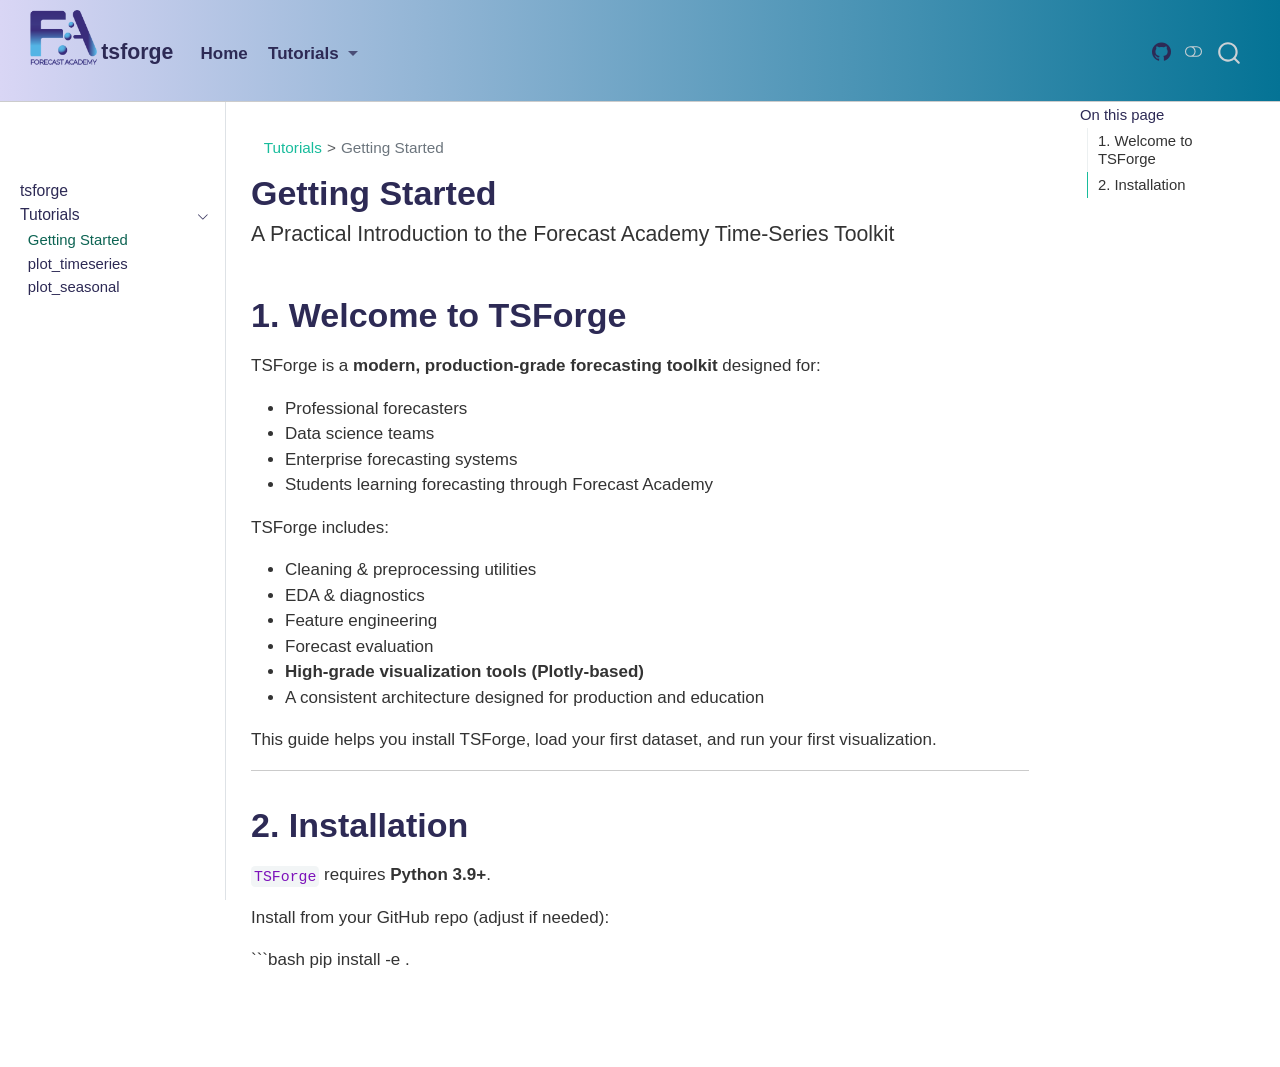
<file: tutorials/01_intro.html>
<!DOCTYPE html>
<html xmlns="http://www.w3.org/1999/xhtml" lang="en" xml:lang="en"><head>

<meta charset="utf-8">
<meta name="generator" content="quarto-1.8.24">

<meta name="viewport" content="width=device-width, initial-scale=1.0, user-scalable=yes">


<title>Getting Started – tsforge</title>
<style>
code{white-space: pre-wrap;}
span.smallcaps{font-variant: small-caps;}
div.columns{display: flex; gap: min(4vw, 1.5em);}
div.column{flex: auto; overflow-x: auto;}
div.hanging-indent{margin-left: 1.5em; text-indent: -1.5em;}
ul.task-list{list-style: none;}
ul.task-list li input[type="checkbox"] {
  width: 0.8em;
  margin: 0 0.8em 0.2em -1em; /* quarto-specific, see https://github.com/quarto-dev/quarto-cli/issues/4556 */ 
  vertical-align: middle;
}
</style>


<script src="../site_libs/quarto-nav/quarto-nav.js"></script>
<script src="../site_libs/quarto-nav/headroom.min.js"></script>
<script src="../site_libs/clipboard/clipboard.min.js"></script>
<script src="../site_libs/quarto-search/autocomplete.umd.js"></script>
<script src="../site_libs/quarto-search/fuse.min.js"></script>
<script src="../site_libs/quarto-search/quarto-search.js"></script>
<meta name="quarto:offset" content="../">
<script src="../site_libs/quarto-html/quarto.js" type="module"></script>
<script src="../site_libs/quarto-html/tabsets/tabsets.js" type="module"></script>
<script src="../site_libs/quarto-html/axe/axe-check.js" type="module"></script>
<script src="../site_libs/quarto-html/popper.min.js"></script>
<script src="../site_libs/quarto-html/tippy.umd.min.js"></script>
<script src="../site_libs/quarto-html/anchor.min.js"></script>
<link href="../site_libs/quarto-html/tippy.css" rel="stylesheet">
<link href="../site_libs/quarto-html/quarto-syntax-highlighting-dc55a5b9e770e841cd82e46aadbfb9b0.css" rel="stylesheet" class="quarto-color-scheme" id="quarto-text-highlighting-styles">
<link href="../site_libs/quarto-html/quarto-syntax-highlighting-dark-b651517ce65839d647a86e2780455cfb.css" rel="stylesheet" class="quarto-color-scheme quarto-color-alternate" id="quarto-text-highlighting-styles">
<link href="../site_libs/quarto-html/quarto-syntax-highlighting-dc55a5b9e770e841cd82e46aadbfb9b0.css" rel="stylesheet" class="quarto-color-scheme-extra" id="quarto-text-highlighting-styles">
<script src="../site_libs/bootstrap/bootstrap.min.js"></script>
<link href="../site_libs/bootstrap/bootstrap-icons.css" rel="stylesheet">
<link href="../site_libs/bootstrap/bootstrap-9ccc052e838921a799c52fe23d392808.min.css" rel="stylesheet" append-hash="true" class="quarto-color-scheme" id="quarto-bootstrap" data-mode="light">
<link href="../site_libs/bootstrap/bootstrap-dark-baafea9ed90c82928cb3953c7deda48e.min.css" rel="stylesheet" append-hash="true" class="quarto-color-scheme quarto-color-alternate" id="quarto-bootstrap" data-mode="dark">
<link href="../site_libs/bootstrap/bootstrap-9ccc052e838921a799c52fe23d392808.min.css" rel="stylesheet" append-hash="true" class="quarto-color-scheme-extra" id="quarto-bootstrap" data-mode="light">
<script id="quarto-search-options" type="application/json">{
  "location": "navbar",
  "copy-button": false,
  "collapse-after": 3,
  "panel-placement": "end",
  "type": "overlay",
  "limit": 50,
  "keyboard-shortcut": [
    "f",
    "/",
    "s"
  ],
  "show-item-context": false,
  "language": {
    "search-no-results-text": "No results",
    "search-matching-documents-text": "matching documents",
    "search-copy-link-title": "Copy link to search",
    "search-hide-matches-text": "Hide additional matches",
    "search-more-match-text": "more match in this document",
    "search-more-matches-text": "more matches in this document",
    "search-clear-button-title": "Clear",
    "search-text-placeholder": "",
    "search-detached-cancel-button-title": "Cancel",
    "search-submit-button-title": "Submit",
    "search-label": "Search"
  }
}</script>


<link rel="stylesheet" href="../styles.css">
</head>

<body class="nav-sidebar docked nav-fixed quarto-light"><script id="quarto-html-before-body" type="application/javascript">
    const toggleBodyColorMode = (bsSheetEl) => {
      const mode = bsSheetEl.getAttribute("data-mode");
      const bodyEl = window.document.querySelector("body");
      if (mode === "dark") {
        bodyEl.classList.add("quarto-dark");
        bodyEl.classList.remove("quarto-light");
      } else {
        bodyEl.classList.add("quarto-light");
        bodyEl.classList.remove("quarto-dark");
      }
    }
    const toggleBodyColorPrimary = () => {
      const bsSheetEl = window.document.querySelector("link#quarto-bootstrap:not([rel=disabled-stylesheet])");
      if (bsSheetEl) {
        toggleBodyColorMode(bsSheetEl);
      }
    }
    const setColorSchemeToggle = (alternate) => {
      const toggles = window.document.querySelectorAll('.quarto-color-scheme-toggle');
      for (let i=0; i < toggles.length; i++) {
        const toggle = toggles[i];
        if (toggle) {
          if (alternate) {
            toggle.classList.add("alternate");
          } else {
            toggle.classList.remove("alternate");
          }
        }
      }
    };
    const toggleColorMode = (alternate) => {
      // Switch the stylesheets
      const primaryStylesheets = window.document.querySelectorAll('link.quarto-color-scheme:not(.quarto-color-alternate)');
      const alternateStylesheets = window.document.querySelectorAll('link.quarto-color-scheme.quarto-color-alternate');
      manageTransitions('#quarto-margin-sidebar .nav-link', false);
      if (alternate) {
        // note: dark is layered on light, we don't disable primary!
        enableStylesheet(alternateStylesheets);
        for (const sheetNode of alternateStylesheets) {
          if (sheetNode.id === "quarto-bootstrap") {
            toggleBodyColorMode(sheetNode);
          }
        }
      } else {
        disableStylesheet(alternateStylesheets);
        enableStylesheet(primaryStylesheets)
        toggleBodyColorPrimary();
      }
      manageTransitions('#quarto-margin-sidebar .nav-link', true);
      // Switch the toggles
      setColorSchemeToggle(alternate)
      // Hack to workaround the fact that safari doesn't
      // properly recolor the scrollbar when toggling (#1455)
      if (navigator.userAgent.indexOf('Safari') > 0 && navigator.userAgent.indexOf('Chrome') == -1) {
        manageTransitions("body", false);
        window.scrollTo(0, 1);
        setTimeout(() => {
          window.scrollTo(0, 0);
          manageTransitions("body", true);
        }, 40);
      }
    }
    const disableStylesheet = (stylesheets) => {
      for (let i=0; i < stylesheets.length; i++) {
        const stylesheet = stylesheets[i];
        stylesheet.rel = 'disabled-stylesheet';
      }
    }
    const enableStylesheet = (stylesheets) => {
      for (let i=0; i < stylesheets.length; i++) {
        const stylesheet = stylesheets[i];
        if(stylesheet.rel !== 'stylesheet') { // for Chrome, which will still FOUC without this check
          stylesheet.rel = 'stylesheet';
        }
      }
    }
    const manageTransitions = (selector, allowTransitions) => {
      const els = window.document.querySelectorAll(selector);
      for (let i=0; i < els.length; i++) {
        const el = els[i];
        if (allowTransitions) {
          el.classList.remove('notransition');
        } else {
          el.classList.add('notransition');
        }
      }
    }
    const isFileUrl = () => {
      return window.location.protocol === 'file:';
    }
    const hasAlternateSentinel = () => {
      let styleSentinel = getColorSchemeSentinel();
      if (styleSentinel !== null) {
        return styleSentinel === "alternate";
      } else {
        return false;
      }
    }
    const setStyleSentinel = (alternate) => {
      const value = alternate ? "alternate" : "default";
      if (!isFileUrl()) {
        window.localStorage.setItem("quarto-color-scheme", value);
      } else {
        localAlternateSentinel = value;
      }
    }
    const getColorSchemeSentinel = () => {
      if (!isFileUrl()) {
        const storageValue = window.localStorage.getItem("quarto-color-scheme");
        return storageValue != null ? storageValue : localAlternateSentinel;
      } else {
        return localAlternateSentinel;
      }
    }
    const toggleGiscusIfUsed = (isAlternate, darkModeDefault) => {
      const baseTheme = document.querySelector('#giscus-base-theme')?.value ?? 'light';
      const alternateTheme = document.querySelector('#giscus-alt-theme')?.value ?? 'dark';
      let newTheme = '';
      if(authorPrefersDark) {
        newTheme = isAlternate ? baseTheme : alternateTheme;
      } else {
        newTheme = isAlternate ? alternateTheme : baseTheme;
      }
      const changeGiscusTheme = () => {
        // From: https://github.com/giscus/giscus/issues/336
        const sendMessage = (message) => {
          const iframe = document.querySelector('iframe.giscus-frame');
          if (!iframe) return;
          iframe.contentWindow.postMessage({ giscus: message }, 'https://giscus.app');
        }
        sendMessage({
          setConfig: {
            theme: newTheme
          }
        });
      }
      const isGiscussLoaded = window.document.querySelector('iframe.giscus-frame') !== null;
      if (isGiscussLoaded) {
        changeGiscusTheme();
      }
    };
    const authorPrefersDark = false;
    const darkModeDefault = authorPrefersDark;
      document.querySelector('link#quarto-text-highlighting-styles.quarto-color-scheme-extra').rel = 'disabled-stylesheet';
      document.querySelector('link#quarto-bootstrap.quarto-color-scheme-extra').rel = 'disabled-stylesheet';
    let localAlternateSentinel = darkModeDefault ? 'alternate' : 'default';
    // Dark / light mode switch
    window.quartoToggleColorScheme = () => {
      // Read the current dark / light value
      let toAlternate = !hasAlternateSentinel();
      toggleColorMode(toAlternate);
      setStyleSentinel(toAlternate);
      toggleGiscusIfUsed(toAlternate, darkModeDefault);
      window.dispatchEvent(new Event('resize'));
    };
    // Switch to dark mode if need be
    if (hasAlternateSentinel()) {
      toggleColorMode(true);
    } else {
      toggleColorMode(false);
    }
  </script>

<div id="quarto-search-results"></div>
  <header id="quarto-header" class="headroom fixed-top">
    <nav class="navbar navbar-expand-lg " data-bs-theme="dark">
      <div class="navbar-container container-fluid">
      <div class="navbar-brand-container mx-auto">
    <a href="../index.html" class="navbar-brand navbar-brand-logo">
    <img src="../images/forecast_academy_logo_official.png" alt="tsforge logo" class="navbar-logo light-content">
    <img src="../images/forecast_academy_logo_official.png" alt="tsforge logo" class="navbar-logo dark-content">
    </a>
    <a class="navbar-brand" href="../index.html">
    <span class="navbar-title">tsforge</span>
    </a>
  </div>
            <div id="quarto-search" class="" title="Search"></div>
          <button class="navbar-toggler" type="button" data-bs-toggle="collapse" data-bs-target="#navbarCollapse" aria-controls="navbarCollapse" role="menu" aria-expanded="false" aria-label="Toggle navigation" onclick="if (window.quartoToggleHeadroom) { window.quartoToggleHeadroom(); }">
  <span class="navbar-toggler-icon"></span>
</button>
          <div class="collapse navbar-collapse" id="navbarCollapse">
            <ul class="navbar-nav navbar-nav-scroll me-auto">
  <li class="nav-item">
    <a class="nav-link active" href="../index.html" aria-current="page"> 
<span class="menu-text">Home</span></a>
  </li>  
  <li class="nav-item dropdown ">
    <a class="nav-link dropdown-toggle" href="#" id="nav-menu-tutorials" role="link" data-bs-toggle="dropdown" aria-expanded="false">
 <span class="menu-text">Tutorials</span>
    </a>
    <ul class="dropdown-menu" aria-labelledby="nav-menu-tutorials">    
        <li>
    <a class="dropdown-item" href="../tutorials/01_intro.html">
 <span class="dropdown-text">Getting Started</span></a>
  </li>  
        <li>
    <a class="dropdown-item" href="../tutorials/plot_timeseries.html">
 <span class="dropdown-text">Plot Time Series</span></a>
  </li>  
        <li>
    <a class="dropdown-item" href="../tutorials/plot_seasonal.html">
 <span class="dropdown-text">Plot Seasonal Series</span></a>
  </li>  
    </ul>
  </li>
</ul>
            <ul class="navbar-nav navbar-nav-scroll ms-auto">
  <li class="nav-item compact">
    <a class="nav-link" href="https://github.com/forecastacademy/tsforge"> <i class="bi bi-github" role="img" aria-label="GitHub">
</i> 
<span class="menu-text"></span></a>
  </li>  
</ul>
          </div> <!-- /navcollapse -->
            <div class="quarto-navbar-tools">
  <a href="" class="quarto-color-scheme-toggle quarto-navigation-tool  px-1" onclick="window.quartoToggleColorScheme(); return false;" title="Toggle dark mode"><i class="bi"></i></a>
</div>
      </div> <!-- /container-fluid -->
    </nav>
  <nav class="quarto-secondary-nav">
    <div class="container-fluid d-flex">
      <button type="button" class="quarto-btn-toggle btn" data-bs-toggle="collapse" role="button" data-bs-target=".quarto-sidebar-collapse-item" aria-controls="quarto-sidebar" aria-expanded="false" aria-label="Toggle sidebar navigation" onclick="if (window.quartoToggleHeadroom) { window.quartoToggleHeadroom(); }">
        <i class="bi bi-layout-text-sidebar-reverse"></i>
      </button>
        <nav class="quarto-page-breadcrumbs" aria-label="breadcrumb"><ol class="breadcrumb"><li class="breadcrumb-item"><a href="../tutorials/01_intro.html">Tutorials</a></li><li class="breadcrumb-item"><a href="../tutorials/01_intro.html">Getting Started</a></li></ol></nav>
        <a class="flex-grow-1" role="navigation" data-bs-toggle="collapse" data-bs-target=".quarto-sidebar-collapse-item" aria-controls="quarto-sidebar" aria-expanded="false" aria-label="Toggle sidebar navigation" onclick="if (window.quartoToggleHeadroom) { window.quartoToggleHeadroom(); }">      
        </a>
      <button type="button" class="btn quarto-search-button" aria-label="Search" onclick="window.quartoOpenSearch();">
        <i class="bi bi-search"></i>
      </button>
    </div>
  </nav>
</header>
<!-- content -->
<div id="quarto-content" class="quarto-container page-columns page-rows-contents page-layout-article page-navbar">
<!-- sidebar -->
  <nav id="quarto-sidebar" class="sidebar collapse collapse-horizontal quarto-sidebar-collapse-item sidebar-navigation docked overflow-auto">
    <div class="pt-lg-2 mt-2 text-left sidebar-header">
      <a href="../index.html" class="sidebar-logo-link">
      </a>
      </div>
        <div class="mt-2 flex-shrink-0 align-items-center">
        <div class="sidebar-search">
        <div id="quarto-search" class="" title="Search"></div>
        </div>
        </div>
    <div class="sidebar-menu-container"> 
    <ul class="list-unstyled mt-1">
        <li class="sidebar-item">
  <div class="sidebar-item-container"> 
  <a href="../index.html" class="sidebar-item-text sidebar-link">
 <span class="menu-text">tsforge</span></a>
  </div>
</li>
        <li class="sidebar-item sidebar-item-section">
      <div class="sidebar-item-container"> 
            <a class="sidebar-item-text sidebar-link text-start" data-bs-toggle="collapse" data-bs-target="#quarto-sidebar-section-1" role="navigation" aria-expanded="true">
 <span class="menu-text">Tutorials</span></a>
          <a class="sidebar-item-toggle text-start" data-bs-toggle="collapse" data-bs-target="#quarto-sidebar-section-1" role="navigation" aria-expanded="true" aria-label="Toggle section">
            <i class="bi bi-chevron-right ms-2"></i>
          </a> 
      </div>
      <ul id="quarto-sidebar-section-1" class="collapse list-unstyled sidebar-section depth1 show">  
          <li class="sidebar-item">
  <div class="sidebar-item-container"> 
  <a href="../tutorials/01_intro.html" class="sidebar-item-text sidebar-link active">
 <span class="menu-text">Getting Started</span></a>
  </div>
</li>
          <li class="sidebar-item">
  <div class="sidebar-item-container"> 
  <a href="../tutorials/plot_timeseries.html" class="sidebar-item-text sidebar-link">
 <span class="menu-text">plot_timeseries</span></a>
  </div>
</li>
          <li class="sidebar-item">
  <div class="sidebar-item-container"> 
  <a href="../tutorials/plot_seasonal.html" class="sidebar-item-text sidebar-link">
 <span class="menu-text">plot_seasonal</span></a>
  </div>
</li>
      </ul>
  </li>
    </ul>
    </div>
</nav>
<div id="quarto-sidebar-glass" class="quarto-sidebar-collapse-item" data-bs-toggle="collapse" data-bs-target=".quarto-sidebar-collapse-item"></div>
<!-- margin-sidebar -->
    <div id="quarto-margin-sidebar" class="sidebar margin-sidebar">
        <nav id="TOC" role="doc-toc" class="toc-active">
    <h2 id="toc-title">On this page</h2>
   
  <ul class="collapse">
  <li><a href="#welcome-to-tsforge" id="toc-welcome-to-tsforge" class="nav-link active" data-scroll-target="#welcome-to-tsforge">1. Welcome to TSForge</a></li>
  <li><a href="#installation" id="toc-installation" class="nav-link" data-scroll-target="#installation">2. Installation</a></li>
  </ul>
</nav>
    </div>
<!-- main -->
<main class="content" id="quarto-document-content">


<header id="title-block-header" class="quarto-title-block default"><nav class="quarto-page-breadcrumbs quarto-title-breadcrumbs d-none d-lg-block" aria-label="breadcrumb"><ol class="breadcrumb"><li class="breadcrumb-item"><a href="../tutorials/01_intro.html">Tutorials</a></li><li class="breadcrumb-item"><a href="../tutorials/01_intro.html">Getting Started</a></li></ol></nav>
<div class="quarto-title">
<h1 class="title">Getting Started</h1>
<p class="subtitle lead">A Practical Introduction to the Forecast Academy Time-Series Toolkit</p>
</div>



<div class="quarto-title-meta">

    
  
    
  </div>
  


</header>


<section id="welcome-to-tsforge" class="level1">
<h1>1. Welcome to TSForge</h1>
<p>TSForge is a <strong>modern, production-grade forecasting toolkit</strong> designed for:</p>
<ul>
<li>Professional forecasters<br>
</li>
<li>Data science teams<br>
</li>
<li>Enterprise forecasting systems<br>
</li>
<li>Students learning forecasting through Forecast Academy</li>
</ul>
<p>TSForge includes:</p>
<ul>
<li>Cleaning &amp; preprocessing utilities<br>
</li>
<li>EDA &amp; diagnostics<br>
</li>
<li>Feature engineering<br>
</li>
<li>Forecast evaluation<br>
</li>
<li><strong>High-grade visualization tools (Plotly-based)</strong><br>
</li>
<li>A consistent architecture designed for production and education</li>
</ul>
<p>This guide helps you install TSForge, load your first dataset, and run your first visualization.</p>
<hr>
</section>
<section id="installation" class="level1">
<h1>2. Installation</h1>
<p><code>TSForge</code> requires <strong>Python 3.9+</strong>.</p>
<p>Install from your GitHub repo (adjust if needed):</p>
<p>```bash pip install -e .</p>


</section>

</main> <!-- /main -->
<script id="quarto-html-after-body" type="application/javascript">
  window.document.addEventListener("DOMContentLoaded", function (event) {
    // Ensure there is a toggle, if there isn't float one in the top right
    if (window.document.querySelector('.quarto-color-scheme-toggle') === null) {
      const a = window.document.createElement('a');
      a.classList.add('top-right');
      a.classList.add('quarto-color-scheme-toggle');
      a.href = "";
      a.onclick = function() { try { window.quartoToggleColorScheme(); } catch {} return false; };
      const i = window.document.createElement("i");
      i.classList.add('bi');
      a.appendChild(i);
      window.document.body.appendChild(a);
    }
    setColorSchemeToggle(hasAlternateSentinel())
    const icon = "";
    const anchorJS = new window.AnchorJS();
    anchorJS.options = {
      placement: 'right',
      icon: icon
    };
    anchorJS.add('.anchored');
    const isCodeAnnotation = (el) => {
      for (const clz of el.classList) {
        if (clz.startsWith('code-annotation-')) {                     
          return true;
        }
      }
      return false;
    }
    const onCopySuccess = function(e) {
      // button target
      const button = e.trigger;
      // don't keep focus
      button.blur();
      // flash "checked"
      button.classList.add('code-copy-button-checked');
      var currentTitle = button.getAttribute("title");
      button.setAttribute("title", "Copied!");
      let tooltip;
      if (window.bootstrap) {
        button.setAttribute("data-bs-toggle", "tooltip");
        button.setAttribute("data-bs-placement", "left");
        button.setAttribute("data-bs-title", "Copied!");
        tooltip = new bootstrap.Tooltip(button, 
          { trigger: "manual", 
            customClass: "code-copy-button-tooltip",
            offset: [0, -8]});
        tooltip.show();    
      }
      setTimeout(function() {
        if (tooltip) {
          tooltip.hide();
          button.removeAttribute("data-bs-title");
          button.removeAttribute("data-bs-toggle");
          button.removeAttribute("data-bs-placement");
        }
        button.setAttribute("title", currentTitle);
        button.classList.remove('code-copy-button-checked');
      }, 1000);
      // clear code selection
      e.clearSelection();
    }
    const getTextToCopy = function(trigger) {
      const outerScaffold = trigger.parentElement.cloneNode(true);
      const codeEl = outerScaffold.querySelector('code');
      for (const childEl of codeEl.children) {
        if (isCodeAnnotation(childEl)) {
          childEl.remove();
        }
      }
      return codeEl.innerText;
    }
    const clipboard = new window.ClipboardJS('.code-copy-button:not([data-in-quarto-modal])', {
      text: getTextToCopy
    });
    clipboard.on('success', onCopySuccess);
    if (window.document.getElementById('quarto-embedded-source-code-modal')) {
      const clipboardModal = new window.ClipboardJS('.code-copy-button[data-in-quarto-modal]', {
        text: getTextToCopy,
        container: window.document.getElementById('quarto-embedded-source-code-modal')
      });
      clipboardModal.on('success', onCopySuccess);
    }
      var localhostRegex = new RegExp(/^(?:http|https):\/\/localhost\:?[0-9]*\//);
      var mailtoRegex = new RegExp(/^mailto:/);
        var filterRegex = new RegExp("https:\/\/forecastacademy\.github\.io\/tsforge\/");
      var isInternal = (href) => {
          return filterRegex.test(href) || localhostRegex.test(href) || mailtoRegex.test(href);
      }
      // Inspect non-navigation links and adorn them if external
     var links = window.document.querySelectorAll('a[href]:not(.nav-link):not(.navbar-brand):not(.toc-action):not(.sidebar-link):not(.sidebar-item-toggle):not(.pagination-link):not(.no-external):not([aria-hidden]):not(.dropdown-item):not(.quarto-navigation-tool):not(.about-link)');
      for (var i=0; i<links.length; i++) {
        const link = links[i];
        if (!isInternal(link.href)) {
          // undo the damage that might have been done by quarto-nav.js in the case of
          // links that we want to consider external
          if (link.dataset.originalHref !== undefined) {
            link.href = link.dataset.originalHref;
          }
        }
      }
    function tippyHover(el, contentFn, onTriggerFn, onUntriggerFn) {
      const config = {
        allowHTML: true,
        maxWidth: 500,
        delay: 100,
        arrow: false,
        appendTo: function(el) {
            return el.parentElement;
        },
        interactive: true,
        interactiveBorder: 10,
        theme: 'quarto',
        placement: 'bottom-start',
      };
      if (contentFn) {
        config.content = contentFn;
      }
      if (onTriggerFn) {
        config.onTrigger = onTriggerFn;
      }
      if (onUntriggerFn) {
        config.onUntrigger = onUntriggerFn;
      }
      window.tippy(el, config); 
    }
    const noterefs = window.document.querySelectorAll('a[role="doc-noteref"]');
    for (var i=0; i<noterefs.length; i++) {
      const ref = noterefs[i];
      tippyHover(ref, function() {
        // use id or data attribute instead here
        let href = ref.getAttribute('data-footnote-href') || ref.getAttribute('href');
        try { href = new URL(href).hash; } catch {}
        const id = href.replace(/^#\/?/, "");
        const note = window.document.getElementById(id);
        if (note) {
          return note.innerHTML;
        } else {
          return "";
        }
      });
    }
    const xrefs = window.document.querySelectorAll('a.quarto-xref');
    const processXRef = (id, note) => {
      // Strip column container classes
      const stripColumnClz = (el) => {
        el.classList.remove("page-full", "page-columns");
        if (el.children) {
          for (const child of el.children) {
            stripColumnClz(child);
          }
        }
      }
      stripColumnClz(note)
      if (id === null || id.startsWith('sec-')) {
        // Special case sections, only their first couple elements
        const container = document.createElement("div");
        if (note.children && note.children.length > 2) {
          container.appendChild(note.children[0].cloneNode(true));
          for (let i = 1; i < note.children.length; i++) {
            const child = note.children[i];
            if (child.tagName === "P" && child.innerText === "") {
              continue;
            } else {
              container.appendChild(child.cloneNode(true));
              break;
            }
          }
          if (window.Quarto?.typesetMath) {
            window.Quarto.typesetMath(container);
          }
          return container.innerHTML
        } else {
          if (window.Quarto?.typesetMath) {
            window.Quarto.typesetMath(note);
          }
          return note.innerHTML;
        }
      } else {
        // Remove any anchor links if they are present
        const anchorLink = note.querySelector('a.anchorjs-link');
        if (anchorLink) {
          anchorLink.remove();
        }
        if (window.Quarto?.typesetMath) {
          window.Quarto.typesetMath(note);
        }
        if (note.classList.contains("callout")) {
          return note.outerHTML;
        } else {
          return note.innerHTML;
        }
      }
    }
    for (var i=0; i<xrefs.length; i++) {
      const xref = xrefs[i];
      tippyHover(xref, undefined, function(instance) {
        instance.disable();
        let url = xref.getAttribute('href');
        let hash = undefined; 
        if (url.startsWith('#')) {
          hash = url;
        } else {
          try { hash = new URL(url).hash; } catch {}
        }
        if (hash) {
          const id = hash.replace(/^#\/?/, "");
          const note = window.document.getElementById(id);
          if (note !== null) {
            try {
              const html = processXRef(id, note.cloneNode(true));
              instance.setContent(html);
            } finally {
              instance.enable();
              instance.show();
            }
          } else {
            // See if we can fetch this
            fetch(url.split('#')[0])
            .then(res => res.text())
            .then(html => {
              const parser = new DOMParser();
              const htmlDoc = parser.parseFromString(html, "text/html");
              const note = htmlDoc.getElementById(id);
              if (note !== null) {
                const html = processXRef(id, note);
                instance.setContent(html);
              } 
            }).finally(() => {
              instance.enable();
              instance.show();
            });
          }
        } else {
          // See if we can fetch a full url (with no hash to target)
          // This is a special case and we should probably do some content thinning / targeting
          fetch(url)
          .then(res => res.text())
          .then(html => {
            const parser = new DOMParser();
            const htmlDoc = parser.parseFromString(html, "text/html");
            const note = htmlDoc.querySelector('main.content');
            if (note !== null) {
              // This should only happen for chapter cross references
              // (since there is no id in the URL)
              // remove the first header
              if (note.children.length > 0 && note.children[0].tagName === "HEADER") {
                note.children[0].remove();
              }
              const html = processXRef(null, note);
              instance.setContent(html);
            } 
          }).finally(() => {
            instance.enable();
            instance.show();
          });
        }
      }, function(instance) {
      });
    }
        let selectedAnnoteEl;
        const selectorForAnnotation = ( cell, annotation) => {
          let cellAttr = 'data-code-cell="' + cell + '"';
          let lineAttr = 'data-code-annotation="' +  annotation + '"';
          const selector = 'span[' + cellAttr + '][' + lineAttr + ']';
          return selector;
        }
        const selectCodeLines = (annoteEl) => {
          const doc = window.document;
          const targetCell = annoteEl.getAttribute("data-target-cell");
          const targetAnnotation = annoteEl.getAttribute("data-target-annotation");
          const annoteSpan = window.document.querySelector(selectorForAnnotation(targetCell, targetAnnotation));
          const lines = annoteSpan.getAttribute("data-code-lines").split(",");
          const lineIds = lines.map((line) => {
            return targetCell + "-" + line;
          })
          let top = null;
          let height = null;
          let parent = null;
          if (lineIds.length > 0) {
              //compute the position of the single el (top and bottom and make a div)
              const el = window.document.getElementById(lineIds[0]);
              top = el.offsetTop;
              height = el.offsetHeight;
              parent = el.parentElement.parentElement;
            if (lineIds.length > 1) {
              const lastEl = window.document.getElementById(lineIds[lineIds.length - 1]);
              const bottom = lastEl.offsetTop + lastEl.offsetHeight;
              height = bottom - top;
            }
            if (top !== null && height !== null && parent !== null) {
              // cook up a div (if necessary) and position it 
              let div = window.document.getElementById("code-annotation-line-highlight");
              if (div === null) {
                div = window.document.createElement("div");
                div.setAttribute("id", "code-annotation-line-highlight");
                div.style.position = 'absolute';
                parent.appendChild(div);
              }
              div.style.top = top - 2 + "px";
              div.style.height = height + 4 + "px";
              div.style.left = 0;
              let gutterDiv = window.document.getElementById("code-annotation-line-highlight-gutter");
              if (gutterDiv === null) {
                gutterDiv = window.document.createElement("div");
                gutterDiv.setAttribute("id", "code-annotation-line-highlight-gutter");
                gutterDiv.style.position = 'absolute';
                const codeCell = window.document.getElementById(targetCell);
                const gutter = codeCell.querySelector('.code-annotation-gutter');
                gutter.appendChild(gutterDiv);
              }
              gutterDiv.style.top = top - 2 + "px";
              gutterDiv.style.height = height + 4 + "px";
            }
            selectedAnnoteEl = annoteEl;
          }
        };
        const unselectCodeLines = () => {
          const elementsIds = ["code-annotation-line-highlight", "code-annotation-line-highlight-gutter"];
          elementsIds.forEach((elId) => {
            const div = window.document.getElementById(elId);
            if (div) {
              div.remove();
            }
          });
          selectedAnnoteEl = undefined;
        };
          // Handle positioning of the toggle
      window.addEventListener(
        "resize",
        throttle(() => {
          elRect = undefined;
          if (selectedAnnoteEl) {
            selectCodeLines(selectedAnnoteEl);
          }
        }, 10)
      );
      function throttle(fn, ms) {
      let throttle = false;
      let timer;
        return (...args) => {
          if(!throttle) { // first call gets through
              fn.apply(this, args);
              throttle = true;
          } else { // all the others get throttled
              if(timer) clearTimeout(timer); // cancel #2
              timer = setTimeout(() => {
                fn.apply(this, args);
                timer = throttle = false;
              }, ms);
          }
        };
      }
        // Attach click handler to the DT
        const annoteDls = window.document.querySelectorAll('dt[data-target-cell]');
        for (const annoteDlNode of annoteDls) {
          annoteDlNode.addEventListener('click', (event) => {
            const clickedEl = event.target;
            if (clickedEl !== selectedAnnoteEl) {
              unselectCodeLines();
              const activeEl = window.document.querySelector('dt[data-target-cell].code-annotation-active');
              if (activeEl) {
                activeEl.classList.remove('code-annotation-active');
              }
              selectCodeLines(clickedEl);
              clickedEl.classList.add('code-annotation-active');
            } else {
              // Unselect the line
              unselectCodeLines();
              clickedEl.classList.remove('code-annotation-active');
            }
          });
        }
    const findCites = (el) => {
      const parentEl = el.parentElement;
      if (parentEl) {
        const cites = parentEl.dataset.cites;
        if (cites) {
          return {
            el,
            cites: cites.split(' ')
          };
        } else {
          return findCites(el.parentElement)
        }
      } else {
        return undefined;
      }
    };
    var bibliorefs = window.document.querySelectorAll('a[role="doc-biblioref"]');
    for (var i=0; i<bibliorefs.length; i++) {
      const ref = bibliorefs[i];
      const citeInfo = findCites(ref);
      if (citeInfo) {
        tippyHover(citeInfo.el, function() {
          var popup = window.document.createElement('div');
          citeInfo.cites.forEach(function(cite) {
            var citeDiv = window.document.createElement('div');
            citeDiv.classList.add('hanging-indent');
            citeDiv.classList.add('csl-entry');
            var biblioDiv = window.document.getElementById('ref-' + cite);
            if (biblioDiv) {
              citeDiv.innerHTML = biblioDiv.innerHTML;
            }
            popup.appendChild(citeDiv);
          });
          return popup.innerHTML;
        });
      }
    }
  });
  </script>
</div> <!-- /content -->




</body></html>
</file>
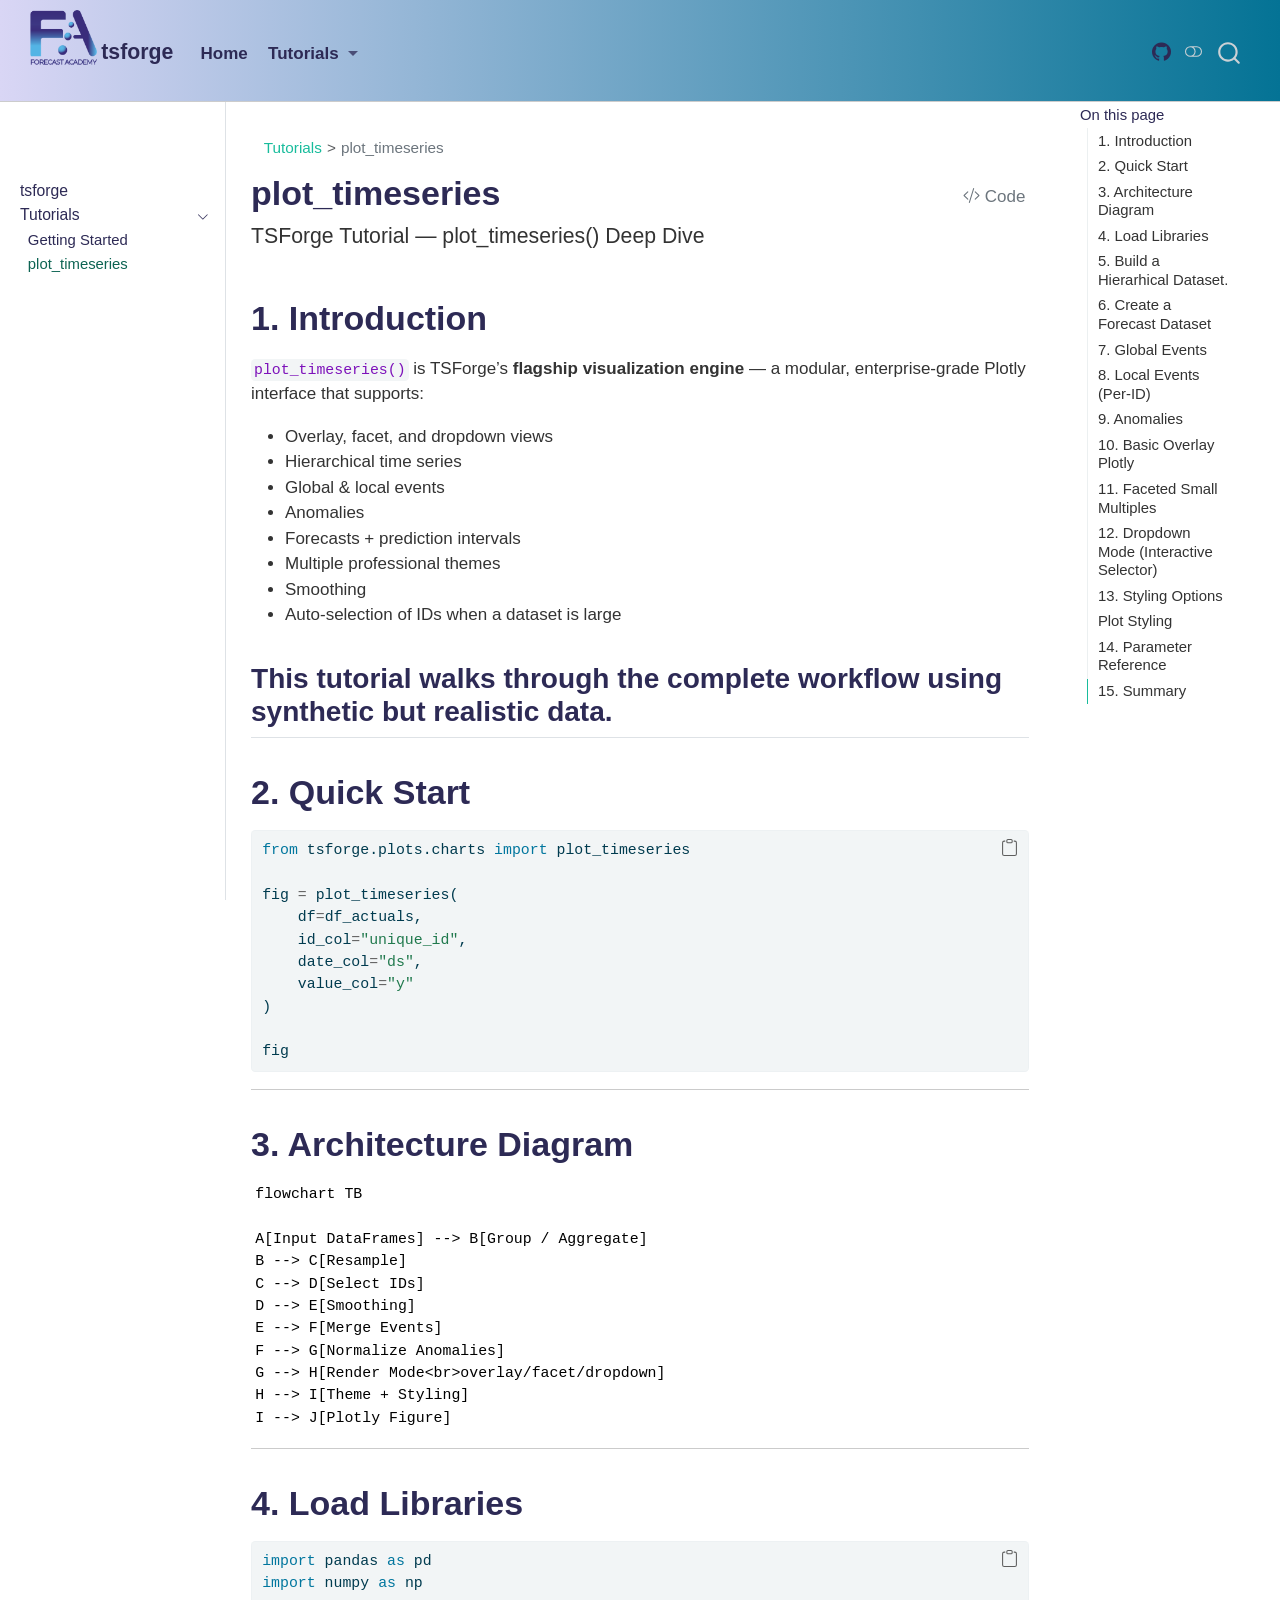
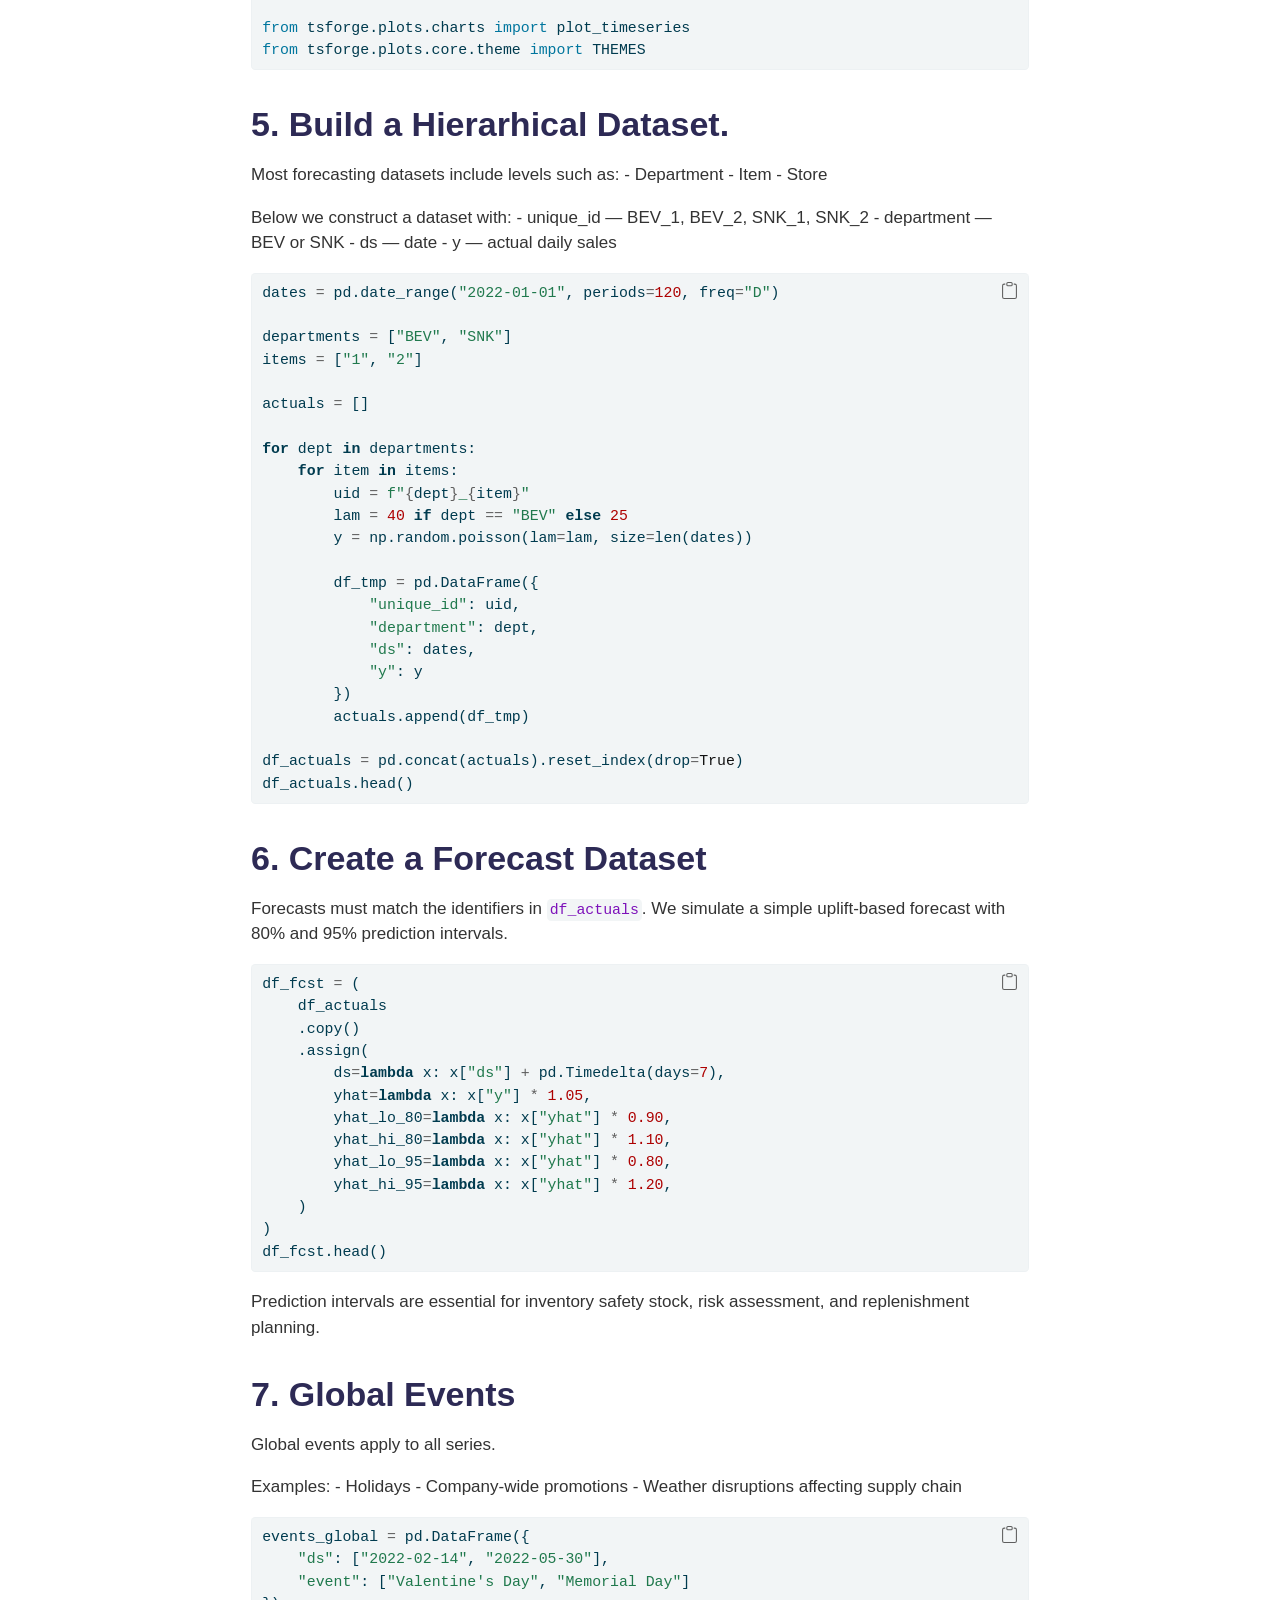
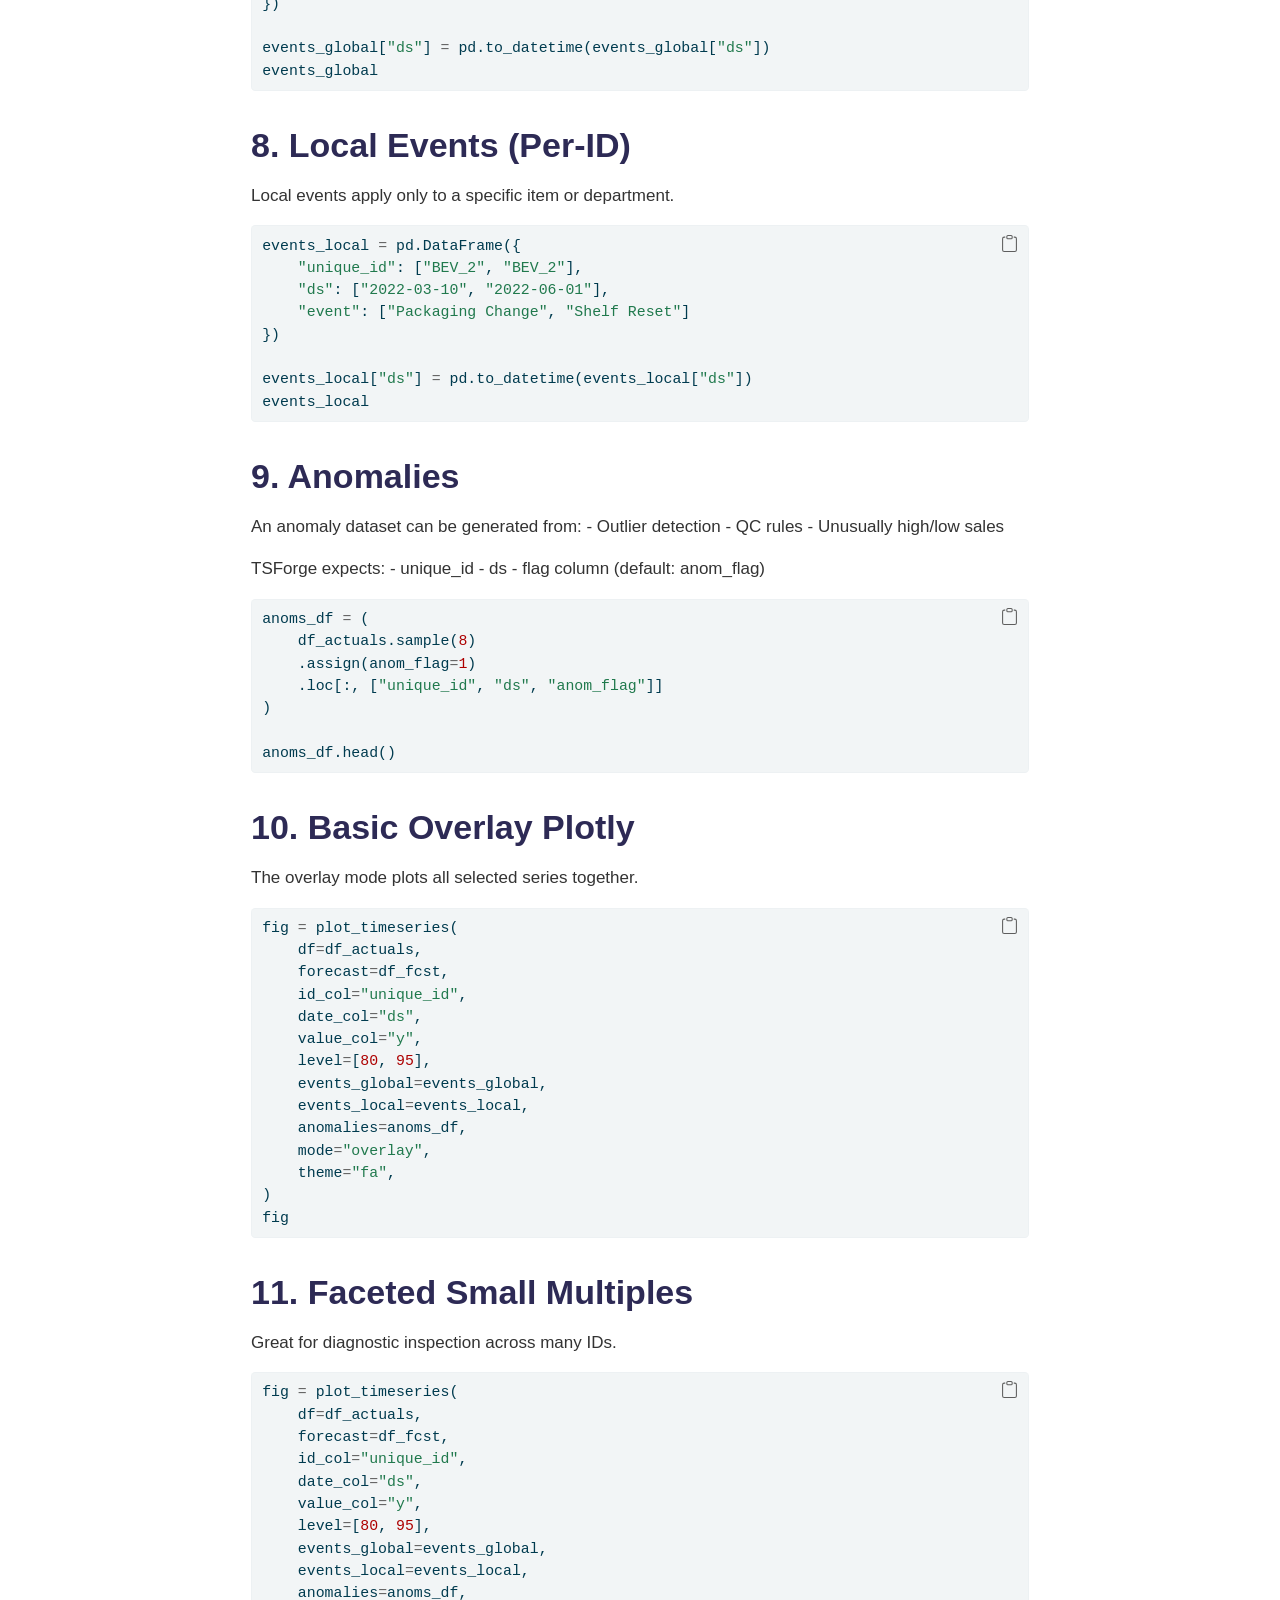
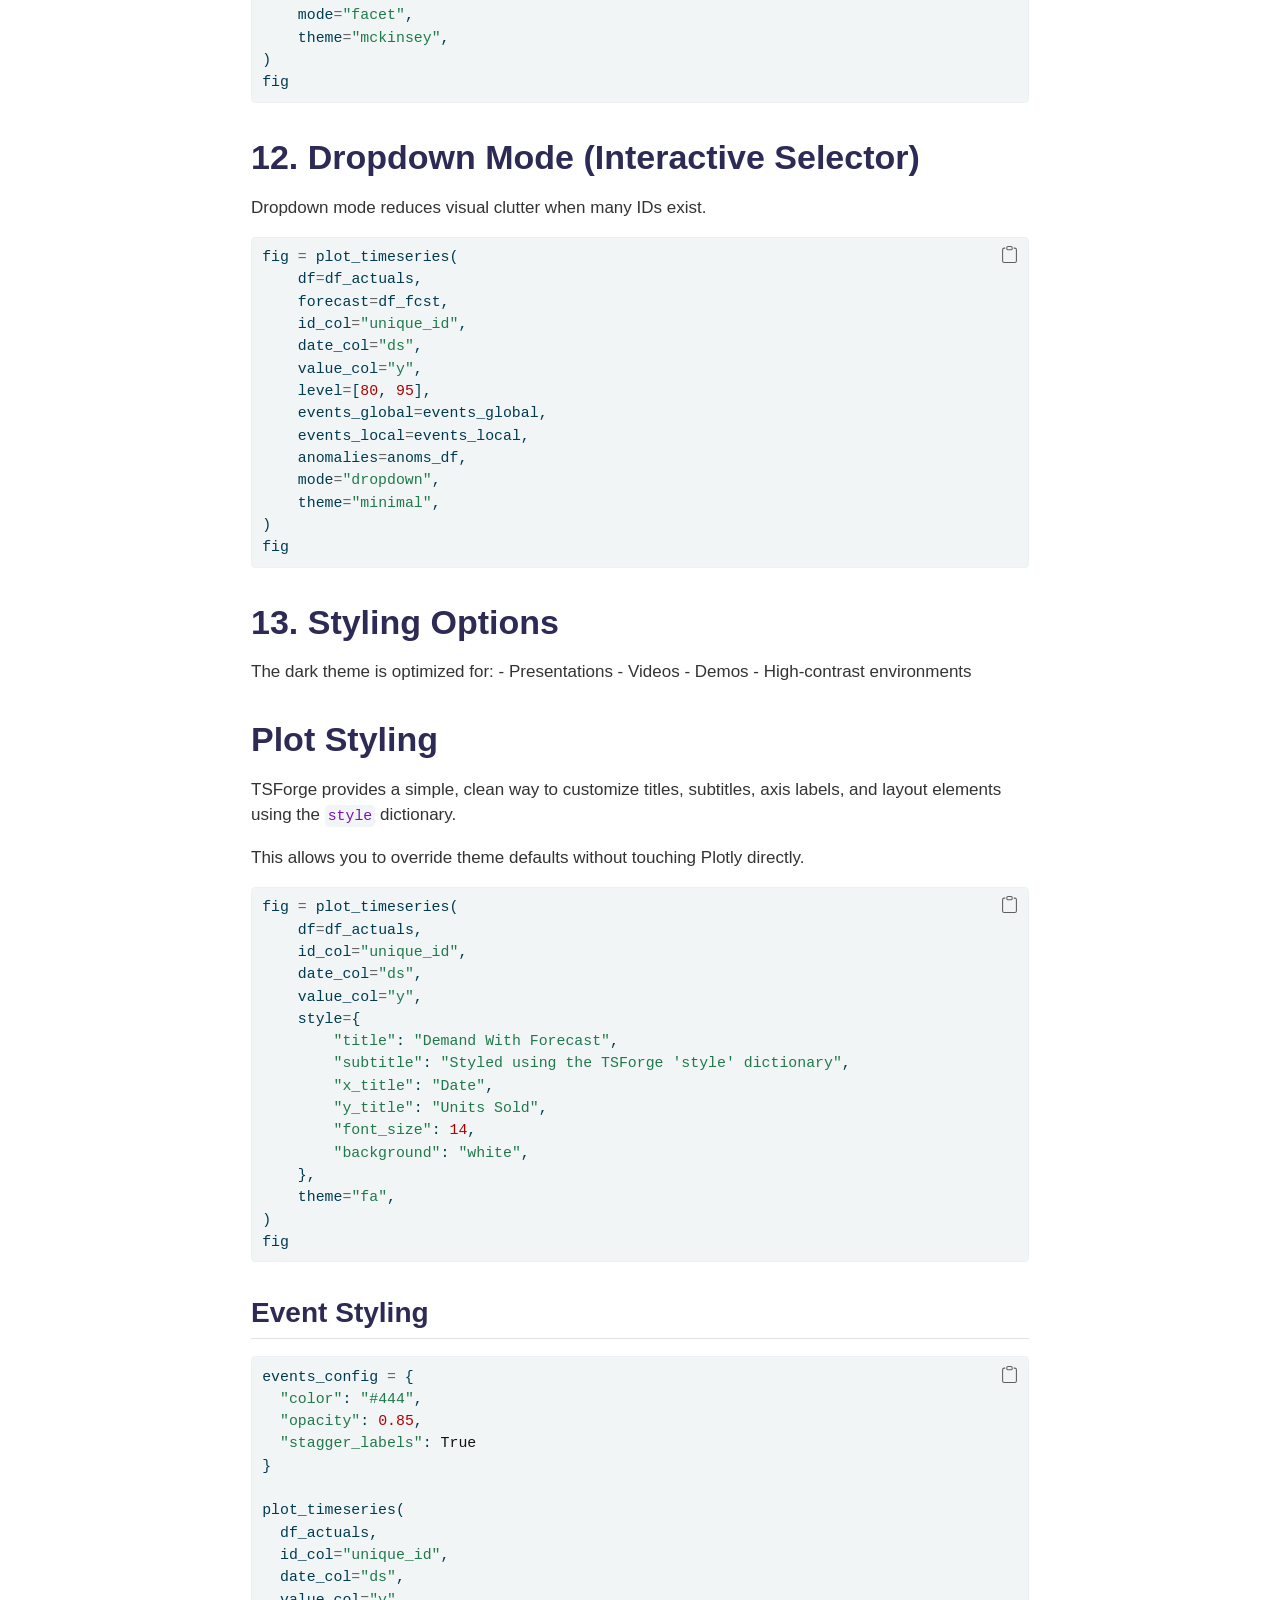
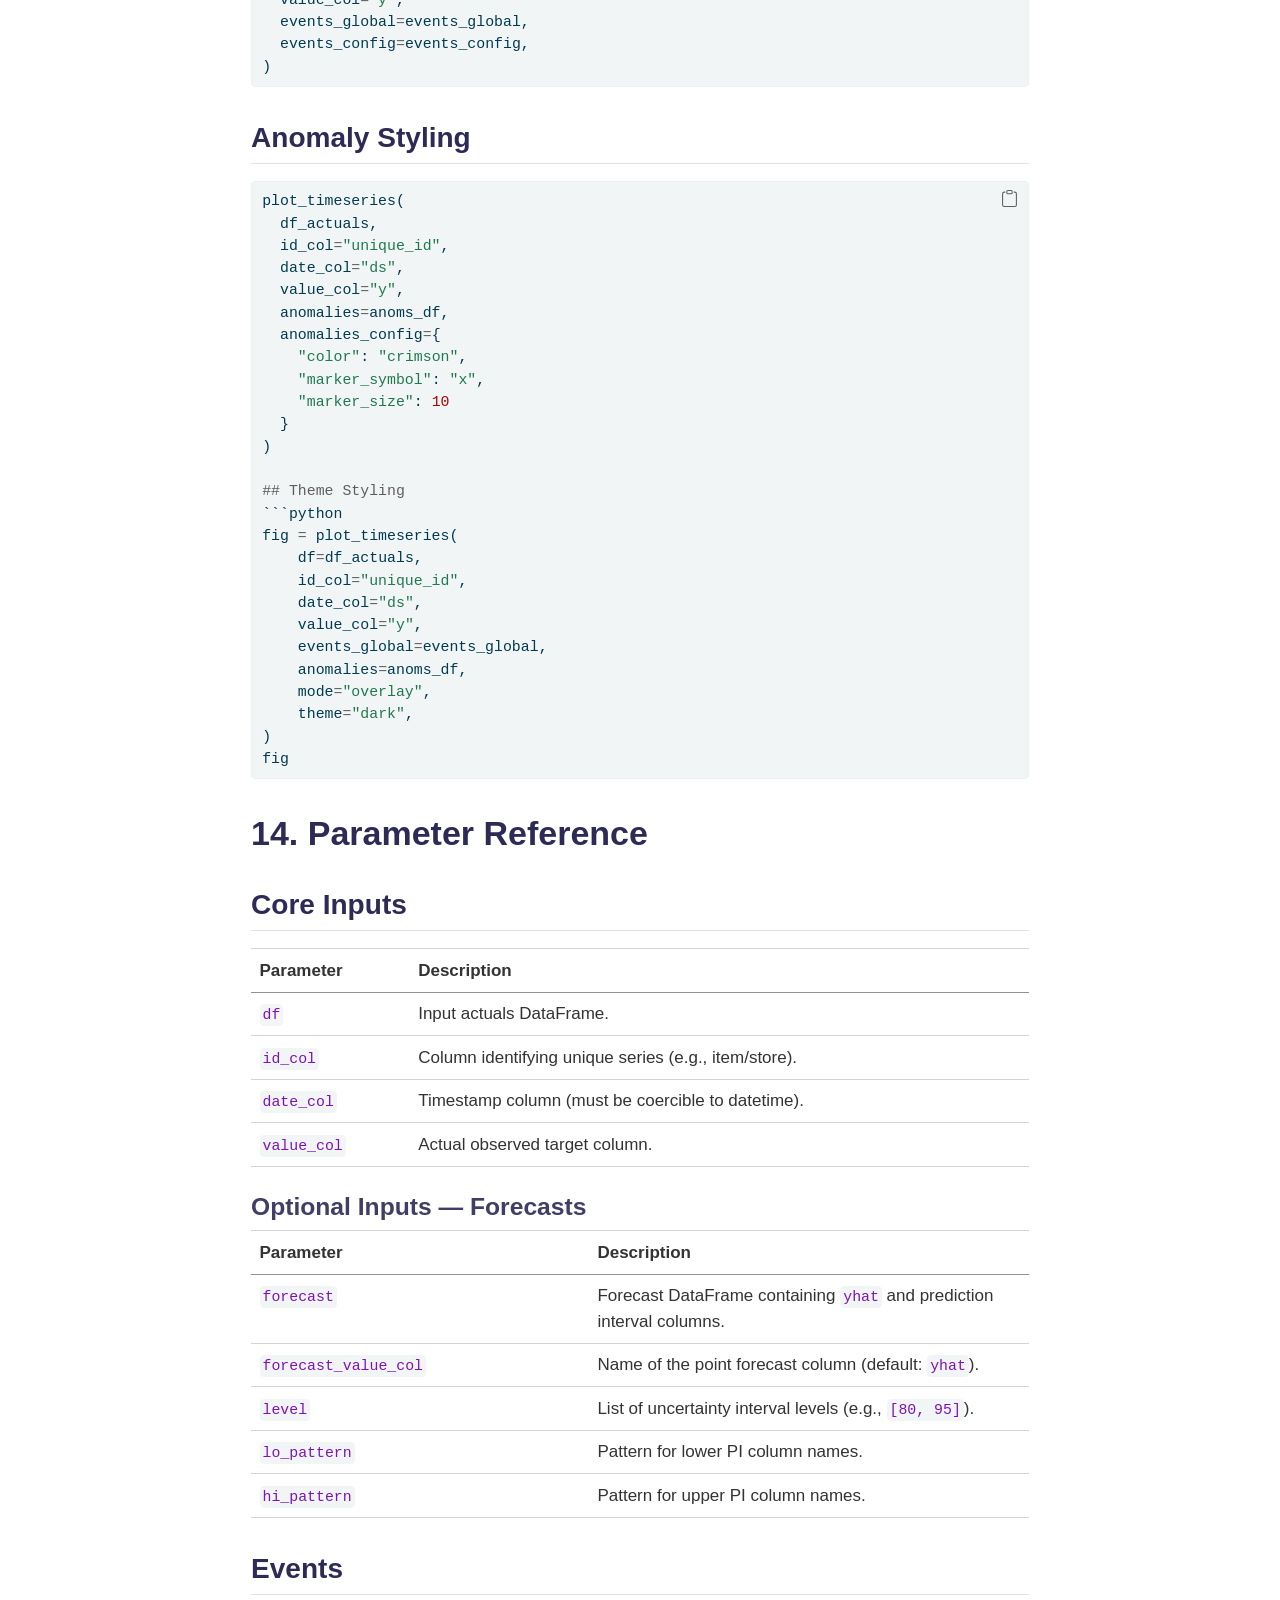
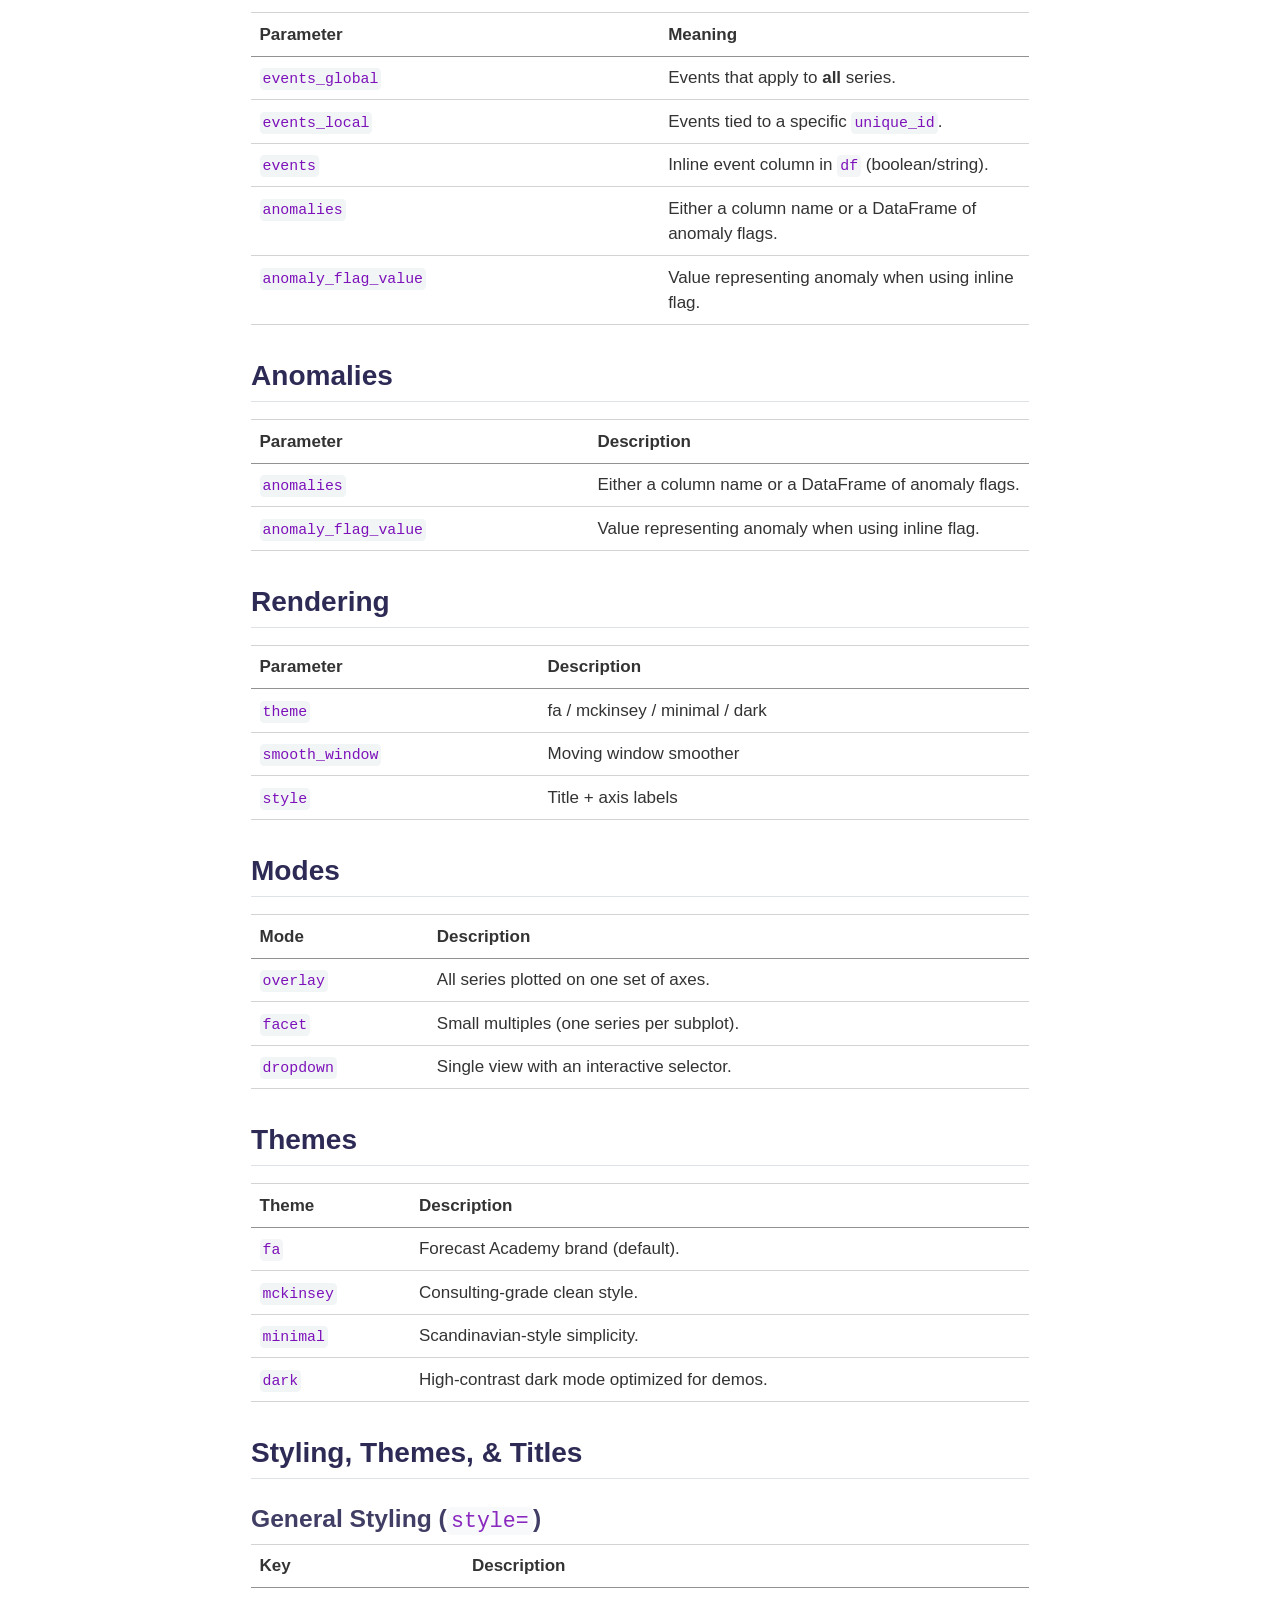
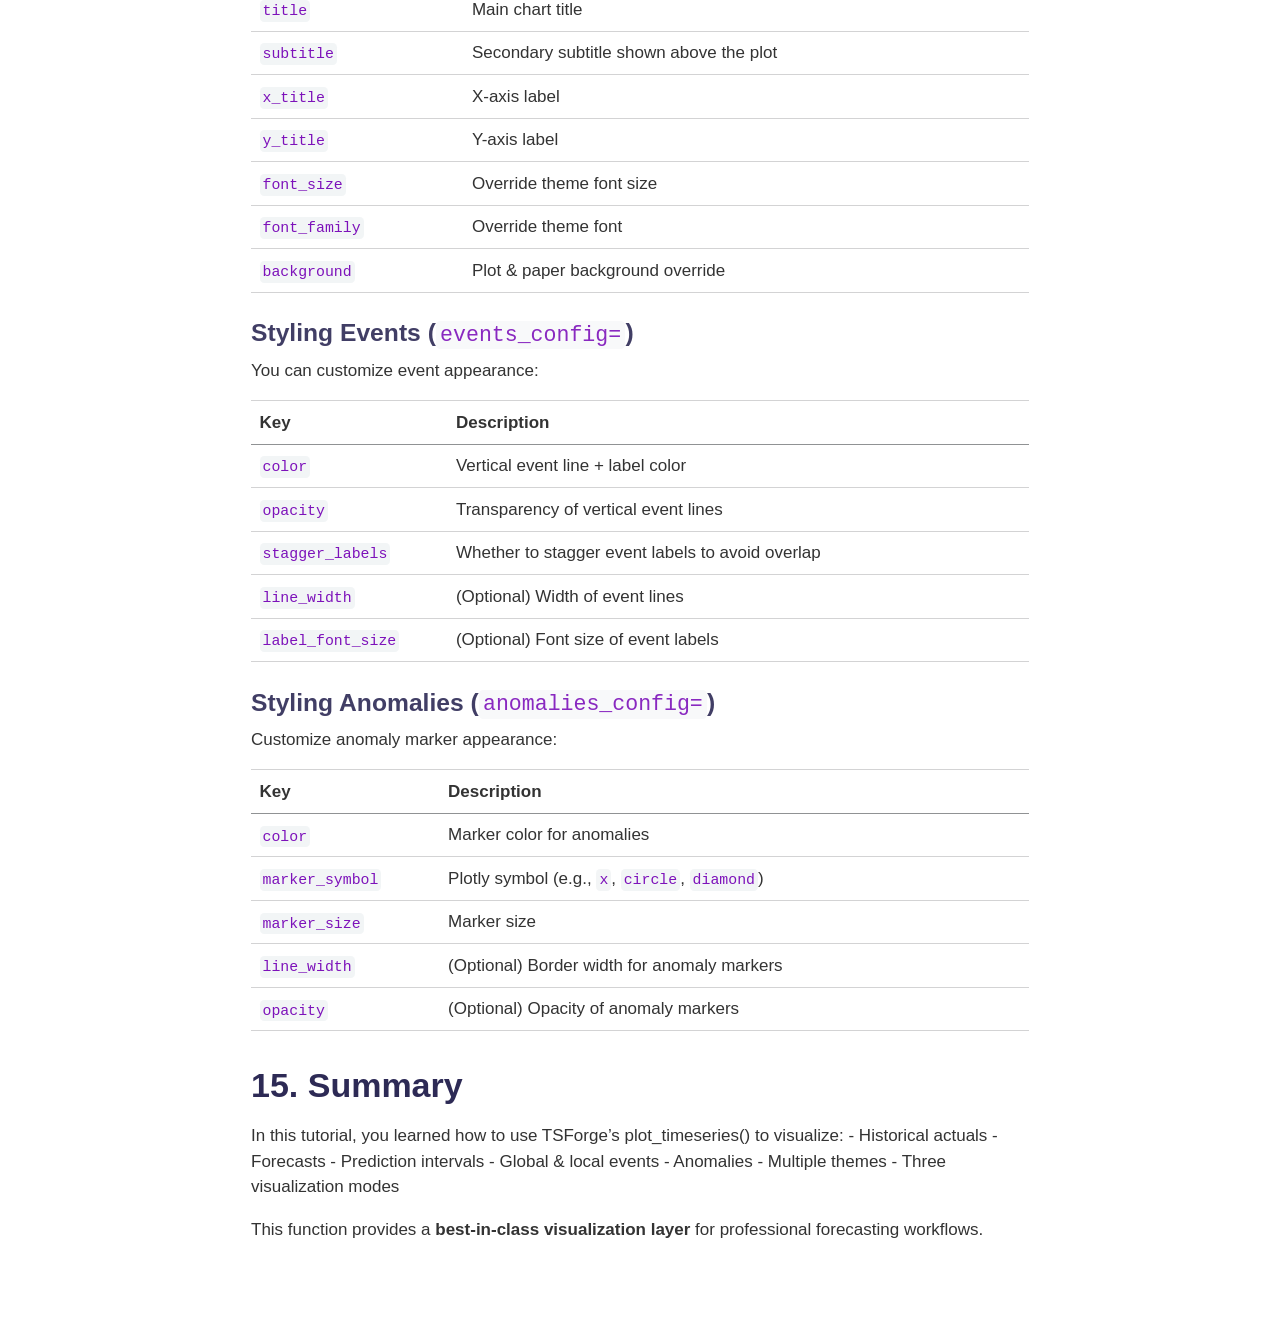
<file: tutorials/plot_timeseries.html>
<!DOCTYPE html>
<html xmlns="http://www.w3.org/1999/xhtml" lang="en" xml:lang="en"><head>

<meta charset="utf-8">
<meta name="generator" content="quarto-1.8.24">

<meta name="viewport" content="width=device-width, initial-scale=1.0, user-scalable=yes">


<title>plot_timeseries – tsforge</title>
<style>
code{white-space: pre-wrap;}
span.smallcaps{font-variant: small-caps;}
div.columns{display: flex; gap: min(4vw, 1.5em);}
div.column{flex: auto; overflow-x: auto;}
div.hanging-indent{margin-left: 1.5em; text-indent: -1.5em;}
ul.task-list{list-style: none;}
ul.task-list li input[type="checkbox"] {
  width: 0.8em;
  margin: 0 0.8em 0.2em -1em; /* quarto-specific, see https://github.com/quarto-dev/quarto-cli/issues/4556 */ 
  vertical-align: middle;
}
/* CSS for syntax highlighting */
html { -webkit-text-size-adjust: 100%; }
pre > code.sourceCode { white-space: pre; position: relative; }
pre > code.sourceCode > span { display: inline-block; line-height: 1.25; }
pre > code.sourceCode > span:empty { height: 1.2em; }
.sourceCode { overflow: visible; }
code.sourceCode > span { color: inherit; text-decoration: inherit; }
div.sourceCode { margin: 1em 0; }
pre.sourceCode { margin: 0; }
@media screen {
div.sourceCode { overflow: auto; }
}
@media print {
pre > code.sourceCode { white-space: pre-wrap; }
pre > code.sourceCode > span { text-indent: -5em; padding-left: 5em; }
}
pre.numberSource code
  { counter-reset: source-line 0; }
pre.numberSource code > span
  { position: relative; left: -4em; counter-increment: source-line; }
pre.numberSource code > span > a:first-child::before
  { content: counter(source-line);
    position: relative; left: -1em; text-align: right; vertical-align: baseline;
    border: none; display: inline-block;
    -webkit-touch-callout: none; -webkit-user-select: none;
    -khtml-user-select: none; -moz-user-select: none;
    -ms-user-select: none; user-select: none;
    padding: 0 4px; width: 4em;
  }
pre.numberSource { margin-left: 3em;  padding-left: 4px; }
div.sourceCode
  {   }
@media screen {
pre > code.sourceCode > span > a:first-child::before { text-decoration: underline; }
}
</style>


<script src="../site_libs/quarto-nav/quarto-nav.js"></script>
<script src="../site_libs/quarto-nav/headroom.min.js"></script>
<script src="../site_libs/clipboard/clipboard.min.js"></script>
<script src="../site_libs/quarto-search/autocomplete.umd.js"></script>
<script src="../site_libs/quarto-search/fuse.min.js"></script>
<script src="../site_libs/quarto-search/quarto-search.js"></script>
<meta name="quarto:offset" content="../">
<script src="../site_libs/quarto-html/quarto.js" type="module"></script>
<script src="../site_libs/quarto-html/tabsets/tabsets.js" type="module"></script>
<script src="../site_libs/quarto-html/axe/axe-check.js" type="module"></script>
<script src="../site_libs/quarto-html/popper.min.js"></script>
<script src="../site_libs/quarto-html/tippy.umd.min.js"></script>
<script src="../site_libs/quarto-html/anchor.min.js"></script>
<link href="../site_libs/quarto-html/tippy.css" rel="stylesheet">
<link href="../site_libs/quarto-html/quarto-syntax-highlighting-dc55a5b9e770e841cd82e46aadbfb9b0.css" rel="stylesheet" class="quarto-color-scheme" id="quarto-text-highlighting-styles">
<link href="../site_libs/quarto-html/quarto-syntax-highlighting-dark-b651517ce65839d647a86e2780455cfb.css" rel="stylesheet" class="quarto-color-scheme quarto-color-alternate" id="quarto-text-highlighting-styles">
<link href="../site_libs/quarto-html/quarto-syntax-highlighting-dc55a5b9e770e841cd82e46aadbfb9b0.css" rel="stylesheet" class="quarto-color-scheme-extra" id="quarto-text-highlighting-styles">
<script src="../site_libs/bootstrap/bootstrap.min.js"></script>
<link href="../site_libs/bootstrap/bootstrap-icons.css" rel="stylesheet">
<link href="../site_libs/bootstrap/bootstrap-9ccc052e838921a799c52fe23d392808.min.css" rel="stylesheet" append-hash="true" class="quarto-color-scheme" id="quarto-bootstrap" data-mode="light">
<link href="../site_libs/bootstrap/bootstrap-dark-baafea9ed90c82928cb3953c7deda48e.min.css" rel="stylesheet" append-hash="true" class="quarto-color-scheme quarto-color-alternate" id="quarto-bootstrap" data-mode="dark">
<link href="../site_libs/bootstrap/bootstrap-9ccc052e838921a799c52fe23d392808.min.css" rel="stylesheet" append-hash="true" class="quarto-color-scheme-extra" id="quarto-bootstrap" data-mode="light">
<script id="quarto-search-options" type="application/json">{
  "location": "navbar",
  "copy-button": false,
  "collapse-after": 3,
  "panel-placement": "end",
  "type": "overlay",
  "limit": 50,
  "keyboard-shortcut": [
    "f",
    "/",
    "s"
  ],
  "show-item-context": false,
  "language": {
    "search-no-results-text": "No results",
    "search-matching-documents-text": "matching documents",
    "search-copy-link-title": "Copy link to search",
    "search-hide-matches-text": "Hide additional matches",
    "search-more-match-text": "more match in this document",
    "search-more-matches-text": "more matches in this document",
    "search-clear-button-title": "Clear",
    "search-text-placeholder": "",
    "search-detached-cancel-button-title": "Cancel",
    "search-submit-button-title": "Submit",
    "search-label": "Search"
  }
}</script>


<link rel="stylesheet" href="../styles.css">
</head>

<body class="nav-sidebar docked nav-fixed quarto-light"><script id="quarto-html-before-body" type="application/javascript">
    const toggleBodyColorMode = (bsSheetEl) => {
      const mode = bsSheetEl.getAttribute("data-mode");
      const bodyEl = window.document.querySelector("body");
      if (mode === "dark") {
        bodyEl.classList.add("quarto-dark");
        bodyEl.classList.remove("quarto-light");
      } else {
        bodyEl.classList.add("quarto-light");
        bodyEl.classList.remove("quarto-dark");
      }
    }
    const toggleBodyColorPrimary = () => {
      const bsSheetEl = window.document.querySelector("link#quarto-bootstrap:not([rel=disabled-stylesheet])");
      if (bsSheetEl) {
        toggleBodyColorMode(bsSheetEl);
      }
    }
    const setColorSchemeToggle = (alternate) => {
      const toggles = window.document.querySelectorAll('.quarto-color-scheme-toggle');
      for (let i=0; i < toggles.length; i++) {
        const toggle = toggles[i];
        if (toggle) {
          if (alternate) {
            toggle.classList.add("alternate");
          } else {
            toggle.classList.remove("alternate");
          }
        }
      }
    };
    const toggleColorMode = (alternate) => {
      // Switch the stylesheets
      const primaryStylesheets = window.document.querySelectorAll('link.quarto-color-scheme:not(.quarto-color-alternate)');
      const alternateStylesheets = window.document.querySelectorAll('link.quarto-color-scheme.quarto-color-alternate');
      manageTransitions('#quarto-margin-sidebar .nav-link', false);
      if (alternate) {
        // note: dark is layered on light, we don't disable primary!
        enableStylesheet(alternateStylesheets);
        for (const sheetNode of alternateStylesheets) {
          if (sheetNode.id === "quarto-bootstrap") {
            toggleBodyColorMode(sheetNode);
          }
        }
      } else {
        disableStylesheet(alternateStylesheets);
        enableStylesheet(primaryStylesheets)
        toggleBodyColorPrimary();
      }
      manageTransitions('#quarto-margin-sidebar .nav-link', true);
      // Switch the toggles
      setColorSchemeToggle(alternate)
      // Hack to workaround the fact that safari doesn't
      // properly recolor the scrollbar when toggling (#1455)
      if (navigator.userAgent.indexOf('Safari') > 0 && navigator.userAgent.indexOf('Chrome') == -1) {
        manageTransitions("body", false);
        window.scrollTo(0, 1);
        setTimeout(() => {
          window.scrollTo(0, 0);
          manageTransitions("body", true);
        }, 40);
      }
    }
    const disableStylesheet = (stylesheets) => {
      for (let i=0; i < stylesheets.length; i++) {
        const stylesheet = stylesheets[i];
        stylesheet.rel = 'disabled-stylesheet';
      }
    }
    const enableStylesheet = (stylesheets) => {
      for (let i=0; i < stylesheets.length; i++) {
        const stylesheet = stylesheets[i];
        if(stylesheet.rel !== 'stylesheet') { // for Chrome, which will still FOUC without this check
          stylesheet.rel = 'stylesheet';
        }
      }
    }
    const manageTransitions = (selector, allowTransitions) => {
      const els = window.document.querySelectorAll(selector);
      for (let i=0; i < els.length; i++) {
        const el = els[i];
        if (allowTransitions) {
          el.classList.remove('notransition');
        } else {
          el.classList.add('notransition');
        }
      }
    }
    const isFileUrl = () => {
      return window.location.protocol === 'file:';
    }
    const hasAlternateSentinel = () => {
      let styleSentinel = getColorSchemeSentinel();
      if (styleSentinel !== null) {
        return styleSentinel === "alternate";
      } else {
        return false;
      }
    }
    const setStyleSentinel = (alternate) => {
      const value = alternate ? "alternate" : "default";
      if (!isFileUrl()) {
        window.localStorage.setItem("quarto-color-scheme", value);
      } else {
        localAlternateSentinel = value;
      }
    }
    const getColorSchemeSentinel = () => {
      if (!isFileUrl()) {
        const storageValue = window.localStorage.getItem("quarto-color-scheme");
        return storageValue != null ? storageValue : localAlternateSentinel;
      } else {
        return localAlternateSentinel;
      }
    }
    const toggleGiscusIfUsed = (isAlternate, darkModeDefault) => {
      const baseTheme = document.querySelector('#giscus-base-theme')?.value ?? 'light';
      const alternateTheme = document.querySelector('#giscus-alt-theme')?.value ?? 'dark';
      let newTheme = '';
      if(authorPrefersDark) {
        newTheme = isAlternate ? baseTheme : alternateTheme;
      } else {
        newTheme = isAlternate ? alternateTheme : baseTheme;
      }
      const changeGiscusTheme = () => {
        // From: https://github.com/giscus/giscus/issues/336
        const sendMessage = (message) => {
          const iframe = document.querySelector('iframe.giscus-frame');
          if (!iframe) return;
          iframe.contentWindow.postMessage({ giscus: message }, 'https://giscus.app');
        }
        sendMessage({
          setConfig: {
            theme: newTheme
          }
        });
      }
      const isGiscussLoaded = window.document.querySelector('iframe.giscus-frame') !== null;
      if (isGiscussLoaded) {
        changeGiscusTheme();
      }
    };
    const authorPrefersDark = false;
    const darkModeDefault = authorPrefersDark;
      document.querySelector('link#quarto-text-highlighting-styles.quarto-color-scheme-extra').rel = 'disabled-stylesheet';
      document.querySelector('link#quarto-bootstrap.quarto-color-scheme-extra').rel = 'disabled-stylesheet';
    let localAlternateSentinel = darkModeDefault ? 'alternate' : 'default';
    // Dark / light mode switch
    window.quartoToggleColorScheme = () => {
      // Read the current dark / light value
      let toAlternate = !hasAlternateSentinel();
      toggleColorMode(toAlternate);
      setStyleSentinel(toAlternate);
      toggleGiscusIfUsed(toAlternate, darkModeDefault);
      window.dispatchEvent(new Event('resize'));
    };
    // Switch to dark mode if need be
    if (hasAlternateSentinel()) {
      toggleColorMode(true);
    } else {
      toggleColorMode(false);
    }
  </script>

<div id="quarto-search-results"></div>
  <header id="quarto-header" class="headroom fixed-top">
    <nav class="navbar navbar-expand-lg " data-bs-theme="dark">
      <div class="navbar-container container-fluid">
      <div class="navbar-brand-container mx-auto">
    <a href="../index.html" class="navbar-brand navbar-brand-logo">
    <img src="../images/forecast_academy_logo_official.png" alt="tsforge logo" class="navbar-logo light-content">
    <img src="../images/forecast_academy_logo_official.png" alt="tsforge logo" class="navbar-logo dark-content">
    </a>
    <a class="navbar-brand" href="../index.html">
    <span class="navbar-title">tsforge</span>
    </a>
  </div>
            <div id="quarto-search" class="" title="Search"></div>
          <button class="navbar-toggler" type="button" data-bs-toggle="collapse" data-bs-target="#navbarCollapse" aria-controls="navbarCollapse" role="menu" aria-expanded="false" aria-label="Toggle navigation" onclick="if (window.quartoToggleHeadroom) { window.quartoToggleHeadroom(); }">
  <span class="navbar-toggler-icon"></span>
</button>
          <div class="collapse navbar-collapse" id="navbarCollapse">
            <ul class="navbar-nav navbar-nav-scroll me-auto">
  <li class="nav-item">
    <a class="nav-link active" href="../index.html" aria-current="page"> 
<span class="menu-text">Home</span></a>
  </li>  
  <li class="nav-item dropdown ">
    <a class="nav-link dropdown-toggle" href="#" id="nav-menu-tutorials" role="link" data-bs-toggle="dropdown" aria-expanded="false">
 <span class="menu-text">Tutorials</span>
    </a>
    <ul class="dropdown-menu" aria-labelledby="nav-menu-tutorials">    
        <li>
    <a class="dropdown-item" href="../tutorials/01_intro.html">
 <span class="dropdown-text">Getting Started</span></a>
  </li>  
        <li>
    <a class="dropdown-item" href="../tutorials/plot_timeseries.html">
 <span class="dropdown-text">Plot Time Series</span></a>
  </li>  
    </ul>
  </li>
</ul>
            <ul class="navbar-nav navbar-nav-scroll ms-auto">
  <li class="nav-item compact">
    <a class="nav-link" href="https://github.com/forecastacademy/tsforge"> <i class="bi bi-github" role="img" aria-label="GitHub">
</i> 
<span class="menu-text"></span></a>
  </li>  
</ul>
          </div> <!-- /navcollapse -->
            <div class="quarto-navbar-tools">
  <a href="" class="quarto-color-scheme-toggle quarto-navigation-tool  px-1" onclick="window.quartoToggleColorScheme(); return false;" title="Toggle dark mode"><i class="bi"></i></a>
</div>
      </div> <!-- /container-fluid -->
    </nav>
  <nav class="quarto-secondary-nav">
    <div class="container-fluid d-flex">
      <button type="button" class="quarto-btn-toggle btn" data-bs-toggle="collapse" role="button" data-bs-target=".quarto-sidebar-collapse-item" aria-controls="quarto-sidebar" aria-expanded="false" aria-label="Toggle sidebar navigation" onclick="if (window.quartoToggleHeadroom) { window.quartoToggleHeadroom(); }">
        <i class="bi bi-layout-text-sidebar-reverse"></i>
      </button>
        <nav class="quarto-page-breadcrumbs" aria-label="breadcrumb"><ol class="breadcrumb"><li class="breadcrumb-item"><a href="../tutorials/01_intro.html">Tutorials</a></li><li class="breadcrumb-item"><a href="../tutorials/plot_timeseries.html">plot_timeseries</a></li></ol></nav>
        <a class="flex-grow-1" role="navigation" data-bs-toggle="collapse" data-bs-target=".quarto-sidebar-collapse-item" aria-controls="quarto-sidebar" aria-expanded="false" aria-label="Toggle sidebar navigation" onclick="if (window.quartoToggleHeadroom) { window.quartoToggleHeadroom(); }">      
        </a>
      <button type="button" class="btn quarto-search-button" aria-label="Search" onclick="window.quartoOpenSearch();">
        <i class="bi bi-search"></i>
      </button>
    </div>
  </nav>
</header>
<!-- content -->
<div id="quarto-content" class="quarto-container page-columns page-rows-contents page-layout-article page-navbar">
<!-- sidebar -->
  <nav id="quarto-sidebar" class="sidebar collapse collapse-horizontal quarto-sidebar-collapse-item sidebar-navigation docked overflow-auto">
    <div class="pt-lg-2 mt-2 text-left sidebar-header">
      <a href="../index.html" class="sidebar-logo-link">
      </a>
      </div>
        <div class="mt-2 flex-shrink-0 align-items-center">
        <div class="sidebar-search">
        <div id="quarto-search" class="" title="Search"></div>
        </div>
        </div>
    <div class="sidebar-menu-container"> 
    <ul class="list-unstyled mt-1">
        <li class="sidebar-item">
  <div class="sidebar-item-container"> 
  <a href="../index.html" class="sidebar-item-text sidebar-link">
 <span class="menu-text">tsforge</span></a>
  </div>
</li>
        <li class="sidebar-item sidebar-item-section">
      <div class="sidebar-item-container"> 
            <a class="sidebar-item-text sidebar-link text-start" data-bs-toggle="collapse" data-bs-target="#quarto-sidebar-section-1" role="navigation" aria-expanded="true">
 <span class="menu-text">Tutorials</span></a>
          <a class="sidebar-item-toggle text-start" data-bs-toggle="collapse" data-bs-target="#quarto-sidebar-section-1" role="navigation" aria-expanded="true" aria-label="Toggle section">
            <i class="bi bi-chevron-right ms-2"></i>
          </a> 
      </div>
      <ul id="quarto-sidebar-section-1" class="collapse list-unstyled sidebar-section depth1 show">  
          <li class="sidebar-item">
  <div class="sidebar-item-container"> 
  <a href="../tutorials/01_intro.html" class="sidebar-item-text sidebar-link">
 <span class="menu-text">Getting Started</span></a>
  </div>
</li>
          <li class="sidebar-item">
  <div class="sidebar-item-container"> 
  <a href="../tutorials/plot_timeseries.html" class="sidebar-item-text sidebar-link active">
 <span class="menu-text">plot_timeseries</span></a>
  </div>
</li>
      </ul>
  </li>
    </ul>
    </div>
</nav>
<div id="quarto-sidebar-glass" class="quarto-sidebar-collapse-item" data-bs-toggle="collapse" data-bs-target=".quarto-sidebar-collapse-item"></div>
<!-- margin-sidebar -->
    <div id="quarto-margin-sidebar" class="sidebar margin-sidebar">
        <nav id="TOC" role="doc-toc" class="toc-active">
    <h2 id="toc-title">On this page</h2>
   
  <ul>
  <li><a href="#introduction" id="toc-introduction" class="nav-link active" data-scroll-target="#introduction">1. Introduction</a>
  <ul class="collapse">
  <li><a href="#this-tutorial-walks-through-the-complete-workflow-using-synthetic-but-realistic-data." id="toc-this-tutorial-walks-through-the-complete-workflow-using-synthetic-but-realistic-data." class="nav-link" data-scroll-target="#this-tutorial-walks-through-the-complete-workflow-using-synthetic-but-realistic-data.">This tutorial walks through the complete workflow using synthetic but realistic data.</a></li>
  </ul></li>
  <li><a href="#quick-start" id="toc-quick-start" class="nav-link" data-scroll-target="#quick-start">2. Quick Start</a></li>
  <li><a href="#architecture-diagram" id="toc-architecture-diagram" class="nav-link" data-scroll-target="#architecture-diagram">3. Architecture Diagram</a></li>
  <li><a href="#load-libraries" id="toc-load-libraries" class="nav-link" data-scroll-target="#load-libraries">4. Load Libraries</a></li>
  <li><a href="#build-a-hierarhical-dataset." id="toc-build-a-hierarhical-dataset." class="nav-link" data-scroll-target="#build-a-hierarhical-dataset.">5. Build a Hierarhical Dataset.</a></li>
  <li><a href="#create-a-forecast-dataset" id="toc-create-a-forecast-dataset" class="nav-link" data-scroll-target="#create-a-forecast-dataset">6. Create a Forecast Dataset</a></li>
  <li><a href="#global-events" id="toc-global-events" class="nav-link" data-scroll-target="#global-events">7. Global Events</a></li>
  <li><a href="#local-events-per-id" id="toc-local-events-per-id" class="nav-link" data-scroll-target="#local-events-per-id">8. Local Events (Per-ID)</a></li>
  <li><a href="#anomalies" id="toc-anomalies" class="nav-link" data-scroll-target="#anomalies">9. Anomalies</a></li>
  <li><a href="#basic-overlay-plotly" id="toc-basic-overlay-plotly" class="nav-link" data-scroll-target="#basic-overlay-plotly">10. Basic Overlay Plotly</a></li>
  <li><a href="#faceted-small-multiples" id="toc-faceted-small-multiples" class="nav-link" data-scroll-target="#faceted-small-multiples">11. Faceted Small Multiples</a></li>
  <li><a href="#dropdown-mode-interactive-selector" id="toc-dropdown-mode-interactive-selector" class="nav-link" data-scroll-target="#dropdown-mode-interactive-selector">12. Dropdown Mode (Interactive Selector)</a></li>
  <li><a href="#styling-options" id="toc-styling-options" class="nav-link" data-scroll-target="#styling-options">13. Styling Options</a></li>
  <li><a href="#plot-styling" id="toc-plot-styling" class="nav-link" data-scroll-target="#plot-styling">Plot Styling</a>
  <ul class="collapse">
  <li><a href="#event-styling" id="toc-event-styling" class="nav-link" data-scroll-target="#event-styling">Event Styling</a></li>
  <li><a href="#anomaly-styling" id="toc-anomaly-styling" class="nav-link" data-scroll-target="#anomaly-styling">Anomaly Styling</a></li>
  </ul></li>
  <li><a href="#parameter-reference" id="toc-parameter-reference" class="nav-link" data-scroll-target="#parameter-reference">14. Parameter Reference</a>
  <ul class="collapse">
  <li><a href="#core-inputs" id="toc-core-inputs" class="nav-link" data-scroll-target="#core-inputs">Core Inputs</a>
  <ul class="collapse">
  <li><a href="#optional-inputs-forecasts" id="toc-optional-inputs-forecasts" class="nav-link" data-scroll-target="#optional-inputs-forecasts">Optional Inputs — Forecasts</a></li>
  </ul></li>
  <li><a href="#events" id="toc-events" class="nav-link" data-scroll-target="#events">Events</a></li>
  <li><a href="#anomalies-1" id="toc-anomalies-1" class="nav-link" data-scroll-target="#anomalies-1">Anomalies</a></li>
  <li><a href="#rendering" id="toc-rendering" class="nav-link" data-scroll-target="#rendering">Rendering</a></li>
  <li><a href="#modes" id="toc-modes" class="nav-link" data-scroll-target="#modes">Modes</a></li>
  <li><a href="#themes" id="toc-themes" class="nav-link" data-scroll-target="#themes">Themes</a></li>
  <li><a href="#styling-themes-titles" id="toc-styling-themes-titles" class="nav-link" data-scroll-target="#styling-themes-titles">Styling, Themes, &amp; Titles</a>
  <ul class="collapse">
  <li><a href="#general-styling-style" id="toc-general-styling-style" class="nav-link" data-scroll-target="#general-styling-style">General Styling (<code>style=</code>)</a></li>
  <li><a href="#styling-events-events_config" id="toc-styling-events-events_config" class="nav-link" data-scroll-target="#styling-events-events_config">Styling Events (<code>events_config=</code>)</a></li>
  <li><a href="#styling-anomalies-anomalies_config" id="toc-styling-anomalies-anomalies_config" class="nav-link" data-scroll-target="#styling-anomalies-anomalies_config">Styling Anomalies (<code>anomalies_config=</code>)</a></li>
  </ul></li>
  </ul></li>
  <li><a href="#summary" id="toc-summary" class="nav-link" data-scroll-target="#summary">15. Summary</a></li>
  </ul>
</nav>
    </div>
<!-- main -->
<main class="content" id="quarto-document-content">


<header id="title-block-header" class="quarto-title-block default"><nav class="quarto-page-breadcrumbs quarto-title-breadcrumbs d-none d-lg-block" aria-label="breadcrumb"><ol class="breadcrumb"><li class="breadcrumb-item"><a href="../tutorials/01_intro.html">Tutorials</a></li><li class="breadcrumb-item"><a href="../tutorials/plot_timeseries.html">plot_timeseries</a></li></ol></nav>
<div class="quarto-title">
<div class="quarto-title-block"><div><h1 class="title">plot_timeseries</h1><button type="button" class="btn code-tools-button" id="quarto-code-tools-source"><i class="bi"></i> Code</button></div></div>
<p class="subtitle lead">TSForge Tutorial — plot_timeseries() Deep Dive</p>
</div>



<div class="quarto-title-meta">

    
  
    
  </div>
  


</header>


<section id="introduction" class="level1">
<h1>1. Introduction</h1>
<p><code>plot_timeseries()</code> is TSForge’s <strong>flagship visualization engine</strong> — a modular, enterprise-grade Plotly interface that supports:</p>
<ul>
<li>Overlay, facet, and dropdown views<br>
</li>
<li>Hierarchical time series<br>
</li>
<li>Global &amp; local events<br>
</li>
<li>Anomalies<br>
</li>
<li>Forecasts + prediction intervals<br>
</li>
<li>Multiple professional themes<br>
</li>
<li>Smoothing<br>
</li>
<li>Auto-selection of IDs when a dataset is large</li>
</ul>
<section id="this-tutorial-walks-through-the-complete-workflow-using-synthetic-but-realistic-data." class="level2">
<h2 class="anchored" data-anchor-id="this-tutorial-walks-through-the-complete-workflow-using-synthetic-but-realistic-data.">This tutorial walks through the complete workflow using synthetic but realistic data.</h2>
</section>
</section>
<section id="quick-start" class="level1">
<h1>2. Quick Start</h1>
<div class="code-copy-outer-scaffold"><div class="sourceCode" id="cb1"><pre class="sourceCode python code-with-copy"><code class="sourceCode python"><span id="cb1-1"><a href="#cb1-1" aria-hidden="true" tabindex="-1"></a><span class="im">from</span> tsforge.plots.charts <span class="im">import</span> plot_timeseries</span>
<span id="cb1-2"><a href="#cb1-2" aria-hidden="true" tabindex="-1"></a></span>
<span id="cb1-3"><a href="#cb1-3" aria-hidden="true" tabindex="-1"></a>fig <span class="op">=</span> plot_timeseries(</span>
<span id="cb1-4"><a href="#cb1-4" aria-hidden="true" tabindex="-1"></a>    df<span class="op">=</span>df_actuals,</span>
<span id="cb1-5"><a href="#cb1-5" aria-hidden="true" tabindex="-1"></a>    id_col<span class="op">=</span><span class="st">"unique_id"</span>,</span>
<span id="cb1-6"><a href="#cb1-6" aria-hidden="true" tabindex="-1"></a>    date_col<span class="op">=</span><span class="st">"ds"</span>,</span>
<span id="cb1-7"><a href="#cb1-7" aria-hidden="true" tabindex="-1"></a>    value_col<span class="op">=</span><span class="st">"y"</span></span>
<span id="cb1-8"><a href="#cb1-8" aria-hidden="true" tabindex="-1"></a>)</span>
<span id="cb1-9"><a href="#cb1-9" aria-hidden="true" tabindex="-1"></a></span>
<span id="cb1-10"><a href="#cb1-10" aria-hidden="true" tabindex="-1"></a>fig</span></code></pre></div><button title="Copy to Clipboard" class="code-copy-button"><i class="bi"></i></button></div>
<hr>
</section>
<section id="architecture-diagram" class="level1">
<h1>3. Architecture Diagram</h1>
<pre class="mermaid"><code>flowchart TB

A[Input DataFrames] --&gt; B[Group / Aggregate]
B --&gt; C[Resample]
C --&gt; D[Select IDs]
D --&gt; E[Smoothing]
E --&gt; F[Merge Events]
F --&gt; G[Normalize Anomalies]
G --&gt; H[Render Mode&lt;br&gt;overlay/facet/dropdown]
H --&gt; I[Theme + Styling]
I --&gt; J[Plotly Figure]</code></pre>
<hr>
</section>
<section id="load-libraries" class="level1">
<h1>4. Load Libraries</h1>
<div class="code-copy-outer-scaffold"><div class="sourceCode" id="cb3"><pre class="sourceCode python code-with-copy"><code class="sourceCode python"><span id="cb3-1"><a href="#cb3-1" aria-hidden="true" tabindex="-1"></a><span class="im">import</span> pandas <span class="im">as</span> pd</span>
<span id="cb3-2"><a href="#cb3-2" aria-hidden="true" tabindex="-1"></a><span class="im">import</span> numpy <span class="im">as</span> np</span>
<span id="cb3-3"><a href="#cb3-3" aria-hidden="true" tabindex="-1"></a></span>
<span id="cb3-4"><a href="#cb3-4" aria-hidden="true" tabindex="-1"></a><span class="im">from</span> tsforge.plots.charts <span class="im">import</span> plot_timeseries</span>
<span id="cb3-5"><a href="#cb3-5" aria-hidden="true" tabindex="-1"></a><span class="im">from</span> tsforge.plots.core.theme <span class="im">import</span> THEMES</span></code></pre></div><button title="Copy to Clipboard" class="code-copy-button"><i class="bi"></i></button></div>
</section>
<section id="build-a-hierarhical-dataset." class="level1">
<h1>5. Build a Hierarhical Dataset.</h1>
<p>Most forecasting datasets include levels such as: - Department - Item - Store</p>
<p>Below we construct a dataset with: - unique_id — BEV_1, BEV_2, SNK_1, SNK_2 - department — BEV or SNK - ds — date - y — actual daily sales</p>
<div class="code-copy-outer-scaffold"><div class="sourceCode" id="cb4"><pre class="sourceCode python code-with-copy"><code class="sourceCode python"><span id="cb4-1"><a href="#cb4-1" aria-hidden="true" tabindex="-1"></a>dates <span class="op">=</span> pd.date_range(<span class="st">"2022-01-01"</span>, periods<span class="op">=</span><span class="dv">120</span>, freq<span class="op">=</span><span class="st">"D"</span>)</span>
<span id="cb4-2"><a href="#cb4-2" aria-hidden="true" tabindex="-1"></a></span>
<span id="cb4-3"><a href="#cb4-3" aria-hidden="true" tabindex="-1"></a>departments <span class="op">=</span> [<span class="st">"BEV"</span>, <span class="st">"SNK"</span>]</span>
<span id="cb4-4"><a href="#cb4-4" aria-hidden="true" tabindex="-1"></a>items <span class="op">=</span> [<span class="st">"1"</span>, <span class="st">"2"</span>]</span>
<span id="cb4-5"><a href="#cb4-5" aria-hidden="true" tabindex="-1"></a></span>
<span id="cb4-6"><a href="#cb4-6" aria-hidden="true" tabindex="-1"></a>actuals <span class="op">=</span> []</span>
<span id="cb4-7"><a href="#cb4-7" aria-hidden="true" tabindex="-1"></a></span>
<span id="cb4-8"><a href="#cb4-8" aria-hidden="true" tabindex="-1"></a><span class="cf">for</span> dept <span class="kw">in</span> departments:</span>
<span id="cb4-9"><a href="#cb4-9" aria-hidden="true" tabindex="-1"></a>    <span class="cf">for</span> item <span class="kw">in</span> items:</span>
<span id="cb4-10"><a href="#cb4-10" aria-hidden="true" tabindex="-1"></a>        uid <span class="op">=</span> <span class="ss">f"</span><span class="sc">{</span>dept<span class="sc">}</span><span class="ss">_</span><span class="sc">{</span>item<span class="sc">}</span><span class="ss">"</span></span>
<span id="cb4-11"><a href="#cb4-11" aria-hidden="true" tabindex="-1"></a>        lam <span class="op">=</span> <span class="dv">40</span> <span class="cf">if</span> dept <span class="op">==</span> <span class="st">"BEV"</span> <span class="cf">else</span> <span class="dv">25</span></span>
<span id="cb4-12"><a href="#cb4-12" aria-hidden="true" tabindex="-1"></a>        y <span class="op">=</span> np.random.poisson(lam<span class="op">=</span>lam, size<span class="op">=</span><span class="bu">len</span>(dates))</span>
<span id="cb4-13"><a href="#cb4-13" aria-hidden="true" tabindex="-1"></a></span>
<span id="cb4-14"><a href="#cb4-14" aria-hidden="true" tabindex="-1"></a>        df_tmp <span class="op">=</span> pd.DataFrame({</span>
<span id="cb4-15"><a href="#cb4-15" aria-hidden="true" tabindex="-1"></a>            <span class="st">"unique_id"</span>: uid,</span>
<span id="cb4-16"><a href="#cb4-16" aria-hidden="true" tabindex="-1"></a>            <span class="st">"department"</span>: dept,</span>
<span id="cb4-17"><a href="#cb4-17" aria-hidden="true" tabindex="-1"></a>            <span class="st">"ds"</span>: dates,</span>
<span id="cb4-18"><a href="#cb4-18" aria-hidden="true" tabindex="-1"></a>            <span class="st">"y"</span>: y</span>
<span id="cb4-19"><a href="#cb4-19" aria-hidden="true" tabindex="-1"></a>        })</span>
<span id="cb4-20"><a href="#cb4-20" aria-hidden="true" tabindex="-1"></a>        actuals.append(df_tmp)</span>
<span id="cb4-21"><a href="#cb4-21" aria-hidden="true" tabindex="-1"></a></span>
<span id="cb4-22"><a href="#cb4-22" aria-hidden="true" tabindex="-1"></a>df_actuals <span class="op">=</span> pd.concat(actuals).reset_index(drop<span class="op">=</span><span class="va">True</span>)</span>
<span id="cb4-23"><a href="#cb4-23" aria-hidden="true" tabindex="-1"></a>df_actuals.head()</span></code></pre></div><button title="Copy to Clipboard" class="code-copy-button"><i class="bi"></i></button></div>
</section>
<section id="create-a-forecast-dataset" class="level1">
<h1>6. Create a Forecast Dataset</h1>
<p>Forecasts must match the identifiers in <code>df_actuals</code>. We simulate a simple uplift-based forecast with 80% and 95% prediction intervals.</p>
<div class="code-copy-outer-scaffold"><div class="sourceCode" id="cb5"><pre class="sourceCode python code-with-copy"><code class="sourceCode python"><span id="cb5-1"><a href="#cb5-1" aria-hidden="true" tabindex="-1"></a>df_fcst <span class="op">=</span> (</span>
<span id="cb5-2"><a href="#cb5-2" aria-hidden="true" tabindex="-1"></a>    df_actuals</span>
<span id="cb5-3"><a href="#cb5-3" aria-hidden="true" tabindex="-1"></a>    .copy()</span>
<span id="cb5-4"><a href="#cb5-4" aria-hidden="true" tabindex="-1"></a>    .assign(</span>
<span id="cb5-5"><a href="#cb5-5" aria-hidden="true" tabindex="-1"></a>        ds<span class="op">=</span><span class="kw">lambda</span> x: x[<span class="st">"ds"</span>] <span class="op">+</span> pd.Timedelta(days<span class="op">=</span><span class="dv">7</span>),</span>
<span id="cb5-6"><a href="#cb5-6" aria-hidden="true" tabindex="-1"></a>        yhat<span class="op">=</span><span class="kw">lambda</span> x: x[<span class="st">"y"</span>] <span class="op">*</span> <span class="fl">1.05</span>,</span>
<span id="cb5-7"><a href="#cb5-7" aria-hidden="true" tabindex="-1"></a>        yhat_lo_80<span class="op">=</span><span class="kw">lambda</span> x: x[<span class="st">"yhat"</span>] <span class="op">*</span> <span class="fl">0.90</span>,</span>
<span id="cb5-8"><a href="#cb5-8" aria-hidden="true" tabindex="-1"></a>        yhat_hi_80<span class="op">=</span><span class="kw">lambda</span> x: x[<span class="st">"yhat"</span>] <span class="op">*</span> <span class="fl">1.10</span>,</span>
<span id="cb5-9"><a href="#cb5-9" aria-hidden="true" tabindex="-1"></a>        yhat_lo_95<span class="op">=</span><span class="kw">lambda</span> x: x[<span class="st">"yhat"</span>] <span class="op">*</span> <span class="fl">0.80</span>,</span>
<span id="cb5-10"><a href="#cb5-10" aria-hidden="true" tabindex="-1"></a>        yhat_hi_95<span class="op">=</span><span class="kw">lambda</span> x: x[<span class="st">"yhat"</span>] <span class="op">*</span> <span class="fl">1.20</span>,</span>
<span id="cb5-11"><a href="#cb5-11" aria-hidden="true" tabindex="-1"></a>    )</span>
<span id="cb5-12"><a href="#cb5-12" aria-hidden="true" tabindex="-1"></a>)</span>
<span id="cb5-13"><a href="#cb5-13" aria-hidden="true" tabindex="-1"></a>df_fcst.head()</span></code></pre></div><button title="Copy to Clipboard" class="code-copy-button"><i class="bi"></i></button></div>
<p>Prediction intervals are essential for inventory safety stock, risk assessment, and replenishment planning.</p>
</section>
<section id="global-events" class="level1">
<h1>7. Global Events</h1>
<p>Global events apply to all series.</p>
<p>Examples: - Holidays - Company-wide promotions - Weather disruptions affecting supply chain</p>
<div class="code-copy-outer-scaffold"><div class="sourceCode" id="cb6"><pre class="sourceCode python code-with-copy"><code class="sourceCode python"><span id="cb6-1"><a href="#cb6-1" aria-hidden="true" tabindex="-1"></a>events_global <span class="op">=</span> pd.DataFrame({</span>
<span id="cb6-2"><a href="#cb6-2" aria-hidden="true" tabindex="-1"></a>    <span class="st">"ds"</span>: [<span class="st">"2022-02-14"</span>, <span class="st">"2022-05-30"</span>],</span>
<span id="cb6-3"><a href="#cb6-3" aria-hidden="true" tabindex="-1"></a>    <span class="st">"event"</span>: [<span class="st">"Valentine's Day"</span>, <span class="st">"Memorial Day"</span>]</span>
<span id="cb6-4"><a href="#cb6-4" aria-hidden="true" tabindex="-1"></a>})</span>
<span id="cb6-5"><a href="#cb6-5" aria-hidden="true" tabindex="-1"></a></span>
<span id="cb6-6"><a href="#cb6-6" aria-hidden="true" tabindex="-1"></a>events_global[<span class="st">"ds"</span>] <span class="op">=</span> pd.to_datetime(events_global[<span class="st">"ds"</span>])</span>
<span id="cb6-7"><a href="#cb6-7" aria-hidden="true" tabindex="-1"></a>events_global</span></code></pre></div><button title="Copy to Clipboard" class="code-copy-button"><i class="bi"></i></button></div>
</section>
<section id="local-events-per-id" class="level1">
<h1>8. Local Events (Per-ID)</h1>
<p>Local events apply only to a specific item or department.</p>
<div class="code-copy-outer-scaffold"><div class="sourceCode" id="cb7"><pre class="sourceCode python code-with-copy"><code class="sourceCode python"><span id="cb7-1"><a href="#cb7-1" aria-hidden="true" tabindex="-1"></a>events_local <span class="op">=</span> pd.DataFrame({</span>
<span id="cb7-2"><a href="#cb7-2" aria-hidden="true" tabindex="-1"></a>    <span class="st">"unique_id"</span>: [<span class="st">"BEV_2"</span>, <span class="st">"BEV_2"</span>],</span>
<span id="cb7-3"><a href="#cb7-3" aria-hidden="true" tabindex="-1"></a>    <span class="st">"ds"</span>: [<span class="st">"2022-03-10"</span>, <span class="st">"2022-06-01"</span>],</span>
<span id="cb7-4"><a href="#cb7-4" aria-hidden="true" tabindex="-1"></a>    <span class="st">"event"</span>: [<span class="st">"Packaging Change"</span>, <span class="st">"Shelf Reset"</span>]</span>
<span id="cb7-5"><a href="#cb7-5" aria-hidden="true" tabindex="-1"></a>})</span>
<span id="cb7-6"><a href="#cb7-6" aria-hidden="true" tabindex="-1"></a></span>
<span id="cb7-7"><a href="#cb7-7" aria-hidden="true" tabindex="-1"></a>events_local[<span class="st">"ds"</span>] <span class="op">=</span> pd.to_datetime(events_local[<span class="st">"ds"</span>])</span>
<span id="cb7-8"><a href="#cb7-8" aria-hidden="true" tabindex="-1"></a>events_local</span></code></pre></div><button title="Copy to Clipboard" class="code-copy-button"><i class="bi"></i></button></div>
</section>
<section id="anomalies" class="level1">
<h1>9. Anomalies</h1>
<p>An anomaly dataset can be generated from: - Outlier detection - QC rules - Unusually high/low sales</p>
<p>TSForge expects: - unique_id - ds - flag column (default: anom_flag)</p>
<div class="code-copy-outer-scaffold"><div class="sourceCode" id="cb8"><pre class="sourceCode python code-with-copy"><code class="sourceCode python"><span id="cb8-1"><a href="#cb8-1" aria-hidden="true" tabindex="-1"></a>anoms_df <span class="op">=</span> (</span>
<span id="cb8-2"><a href="#cb8-2" aria-hidden="true" tabindex="-1"></a>    df_actuals.sample(<span class="dv">8</span>)</span>
<span id="cb8-3"><a href="#cb8-3" aria-hidden="true" tabindex="-1"></a>    .assign(anom_flag<span class="op">=</span><span class="dv">1</span>)</span>
<span id="cb8-4"><a href="#cb8-4" aria-hidden="true" tabindex="-1"></a>    .loc[:, [<span class="st">"unique_id"</span>, <span class="st">"ds"</span>, <span class="st">"anom_flag"</span>]]</span>
<span id="cb8-5"><a href="#cb8-5" aria-hidden="true" tabindex="-1"></a>)</span>
<span id="cb8-6"><a href="#cb8-6" aria-hidden="true" tabindex="-1"></a></span>
<span id="cb8-7"><a href="#cb8-7" aria-hidden="true" tabindex="-1"></a>anoms_df.head()</span></code></pre></div><button title="Copy to Clipboard" class="code-copy-button"><i class="bi"></i></button></div>
</section>
<section id="basic-overlay-plotly" class="level1">
<h1>10. Basic Overlay Plotly</h1>
<p>The overlay mode plots all selected series together.</p>
<div class="code-copy-outer-scaffold"><div class="sourceCode" id="cb9"><pre class="sourceCode python code-with-copy"><code class="sourceCode python"><span id="cb9-1"><a href="#cb9-1" aria-hidden="true" tabindex="-1"></a>fig <span class="op">=</span> plot_timeseries(</span>
<span id="cb9-2"><a href="#cb9-2" aria-hidden="true" tabindex="-1"></a>    df<span class="op">=</span>df_actuals,</span>
<span id="cb9-3"><a href="#cb9-3" aria-hidden="true" tabindex="-1"></a>    forecast<span class="op">=</span>df_fcst,</span>
<span id="cb9-4"><a href="#cb9-4" aria-hidden="true" tabindex="-1"></a>    id_col<span class="op">=</span><span class="st">"unique_id"</span>,</span>
<span id="cb9-5"><a href="#cb9-5" aria-hidden="true" tabindex="-1"></a>    date_col<span class="op">=</span><span class="st">"ds"</span>,</span>
<span id="cb9-6"><a href="#cb9-6" aria-hidden="true" tabindex="-1"></a>    value_col<span class="op">=</span><span class="st">"y"</span>,</span>
<span id="cb9-7"><a href="#cb9-7" aria-hidden="true" tabindex="-1"></a>    level<span class="op">=</span>[<span class="dv">80</span>, <span class="dv">95</span>],</span>
<span id="cb9-8"><a href="#cb9-8" aria-hidden="true" tabindex="-1"></a>    events_global<span class="op">=</span>events_global,</span>
<span id="cb9-9"><a href="#cb9-9" aria-hidden="true" tabindex="-1"></a>    events_local<span class="op">=</span>events_local,</span>
<span id="cb9-10"><a href="#cb9-10" aria-hidden="true" tabindex="-1"></a>    anomalies<span class="op">=</span>anoms_df,</span>
<span id="cb9-11"><a href="#cb9-11" aria-hidden="true" tabindex="-1"></a>    mode<span class="op">=</span><span class="st">"overlay"</span>,</span>
<span id="cb9-12"><a href="#cb9-12" aria-hidden="true" tabindex="-1"></a>    theme<span class="op">=</span><span class="st">"fa"</span>,</span>
<span id="cb9-13"><a href="#cb9-13" aria-hidden="true" tabindex="-1"></a>)</span>
<span id="cb9-14"><a href="#cb9-14" aria-hidden="true" tabindex="-1"></a>fig</span></code></pre></div><button title="Copy to Clipboard" class="code-copy-button"><i class="bi"></i></button></div>
</section>
<section id="faceted-small-multiples" class="level1">
<h1>11. Faceted Small Multiples</h1>
<p>Great for diagnostic inspection across many IDs.</p>
<div class="code-copy-outer-scaffold"><div class="sourceCode" id="cb10"><pre class="sourceCode python code-with-copy"><code class="sourceCode python"><span id="cb10-1"><a href="#cb10-1" aria-hidden="true" tabindex="-1"></a>fig <span class="op">=</span> plot_timeseries(</span>
<span id="cb10-2"><a href="#cb10-2" aria-hidden="true" tabindex="-1"></a>    df<span class="op">=</span>df_actuals,</span>
<span id="cb10-3"><a href="#cb10-3" aria-hidden="true" tabindex="-1"></a>    forecast<span class="op">=</span>df_fcst,</span>
<span id="cb10-4"><a href="#cb10-4" aria-hidden="true" tabindex="-1"></a>    id_col<span class="op">=</span><span class="st">"unique_id"</span>,</span>
<span id="cb10-5"><a href="#cb10-5" aria-hidden="true" tabindex="-1"></a>    date_col<span class="op">=</span><span class="st">"ds"</span>,</span>
<span id="cb10-6"><a href="#cb10-6" aria-hidden="true" tabindex="-1"></a>    value_col<span class="op">=</span><span class="st">"y"</span>,</span>
<span id="cb10-7"><a href="#cb10-7" aria-hidden="true" tabindex="-1"></a>    level<span class="op">=</span>[<span class="dv">80</span>, <span class="dv">95</span>],</span>
<span id="cb10-8"><a href="#cb10-8" aria-hidden="true" tabindex="-1"></a>    events_global<span class="op">=</span>events_global,</span>
<span id="cb10-9"><a href="#cb10-9" aria-hidden="true" tabindex="-1"></a>    events_local<span class="op">=</span>events_local,</span>
<span id="cb10-10"><a href="#cb10-10" aria-hidden="true" tabindex="-1"></a>    anomalies<span class="op">=</span>anoms_df,</span>
<span id="cb10-11"><a href="#cb10-11" aria-hidden="true" tabindex="-1"></a>    mode<span class="op">=</span><span class="st">"facet"</span>,</span>
<span id="cb10-12"><a href="#cb10-12" aria-hidden="true" tabindex="-1"></a>    theme<span class="op">=</span><span class="st">"mckinsey"</span>,</span>
<span id="cb10-13"><a href="#cb10-13" aria-hidden="true" tabindex="-1"></a>)</span>
<span id="cb10-14"><a href="#cb10-14" aria-hidden="true" tabindex="-1"></a>fig</span></code></pre></div><button title="Copy to Clipboard" class="code-copy-button"><i class="bi"></i></button></div>
</section>
<section id="dropdown-mode-interactive-selector" class="level1">
<h1>12. Dropdown Mode (Interactive Selector)</h1>
<p>Dropdown mode reduces visual clutter when many IDs exist.</p>
<div class="code-copy-outer-scaffold"><div class="sourceCode" id="cb11"><pre class="sourceCode python code-with-copy"><code class="sourceCode python"><span id="cb11-1"><a href="#cb11-1" aria-hidden="true" tabindex="-1"></a>fig <span class="op">=</span> plot_timeseries(</span>
<span id="cb11-2"><a href="#cb11-2" aria-hidden="true" tabindex="-1"></a>    df<span class="op">=</span>df_actuals,</span>
<span id="cb11-3"><a href="#cb11-3" aria-hidden="true" tabindex="-1"></a>    forecast<span class="op">=</span>df_fcst,</span>
<span id="cb11-4"><a href="#cb11-4" aria-hidden="true" tabindex="-1"></a>    id_col<span class="op">=</span><span class="st">"unique_id"</span>,</span>
<span id="cb11-5"><a href="#cb11-5" aria-hidden="true" tabindex="-1"></a>    date_col<span class="op">=</span><span class="st">"ds"</span>,</span>
<span id="cb11-6"><a href="#cb11-6" aria-hidden="true" tabindex="-1"></a>    value_col<span class="op">=</span><span class="st">"y"</span>,</span>
<span id="cb11-7"><a href="#cb11-7" aria-hidden="true" tabindex="-1"></a>    level<span class="op">=</span>[<span class="dv">80</span>, <span class="dv">95</span>],</span>
<span id="cb11-8"><a href="#cb11-8" aria-hidden="true" tabindex="-1"></a>    events_global<span class="op">=</span>events_global,</span>
<span id="cb11-9"><a href="#cb11-9" aria-hidden="true" tabindex="-1"></a>    events_local<span class="op">=</span>events_local,</span>
<span id="cb11-10"><a href="#cb11-10" aria-hidden="true" tabindex="-1"></a>    anomalies<span class="op">=</span>anoms_df,</span>
<span id="cb11-11"><a href="#cb11-11" aria-hidden="true" tabindex="-1"></a>    mode<span class="op">=</span><span class="st">"dropdown"</span>,</span>
<span id="cb11-12"><a href="#cb11-12" aria-hidden="true" tabindex="-1"></a>    theme<span class="op">=</span><span class="st">"minimal"</span>,</span>
<span id="cb11-13"><a href="#cb11-13" aria-hidden="true" tabindex="-1"></a>)</span>
<span id="cb11-14"><a href="#cb11-14" aria-hidden="true" tabindex="-1"></a>fig</span></code></pre></div><button title="Copy to Clipboard" class="code-copy-button"><i class="bi"></i></button></div>
</section>
<section id="styling-options" class="level1">
<h1>13. Styling Options</h1>
<p>The dark theme is optimized for: - Presentations - Videos - Demos - High-contrast environments</p>
</section>
<section id="plot-styling" class="level1">
<h1>Plot Styling</h1>
<p>TSForge provides a simple, clean way to customize titles, subtitles, axis labels, and layout elements using the <code>style</code> dictionary.</p>
<p>This allows you to override theme defaults without touching Plotly directly.</p>
<div class="code-copy-outer-scaffold"><div class="sourceCode" id="cb12"><pre class="sourceCode python code-with-copy"><code class="sourceCode python"><span id="cb12-1"><a href="#cb12-1" aria-hidden="true" tabindex="-1"></a>fig <span class="op">=</span> plot_timeseries(</span>
<span id="cb12-2"><a href="#cb12-2" aria-hidden="true" tabindex="-1"></a>    df<span class="op">=</span>df_actuals,</span>
<span id="cb12-3"><a href="#cb12-3" aria-hidden="true" tabindex="-1"></a>    id_col<span class="op">=</span><span class="st">"unique_id"</span>,</span>
<span id="cb12-4"><a href="#cb12-4" aria-hidden="true" tabindex="-1"></a>    date_col<span class="op">=</span><span class="st">"ds"</span>,</span>
<span id="cb12-5"><a href="#cb12-5" aria-hidden="true" tabindex="-1"></a>    value_col<span class="op">=</span><span class="st">"y"</span>,</span>
<span id="cb12-6"><a href="#cb12-6" aria-hidden="true" tabindex="-1"></a>    style<span class="op">=</span>{</span>
<span id="cb12-7"><a href="#cb12-7" aria-hidden="true" tabindex="-1"></a>        <span class="st">"title"</span>: <span class="st">"Demand With Forecast"</span>,</span>
<span id="cb12-8"><a href="#cb12-8" aria-hidden="true" tabindex="-1"></a>        <span class="st">"subtitle"</span>: <span class="st">"Styled using the TSForge 'style' dictionary"</span>,</span>
<span id="cb12-9"><a href="#cb12-9" aria-hidden="true" tabindex="-1"></a>        <span class="st">"x_title"</span>: <span class="st">"Date"</span>,</span>
<span id="cb12-10"><a href="#cb12-10" aria-hidden="true" tabindex="-1"></a>        <span class="st">"y_title"</span>: <span class="st">"Units Sold"</span>,</span>
<span id="cb12-11"><a href="#cb12-11" aria-hidden="true" tabindex="-1"></a>        <span class="st">"font_size"</span>: <span class="dv">14</span>,</span>
<span id="cb12-12"><a href="#cb12-12" aria-hidden="true" tabindex="-1"></a>        <span class="st">"background"</span>: <span class="st">"white"</span>,</span>
<span id="cb12-13"><a href="#cb12-13" aria-hidden="true" tabindex="-1"></a>    },</span>
<span id="cb12-14"><a href="#cb12-14" aria-hidden="true" tabindex="-1"></a>    theme<span class="op">=</span><span class="st">"fa"</span>,</span>
<span id="cb12-15"><a href="#cb12-15" aria-hidden="true" tabindex="-1"></a>)</span>
<span id="cb12-16"><a href="#cb12-16" aria-hidden="true" tabindex="-1"></a>fig</span></code></pre></div><button title="Copy to Clipboard" class="code-copy-button"><i class="bi"></i></button></div>
<section id="event-styling" class="level2">
<h2 class="anchored" data-anchor-id="event-styling">Event Styling</h2>
<div class="code-copy-outer-scaffold"><div class="sourceCode" id="cb13"><pre class="sourceCode python code-with-copy"><code class="sourceCode python"><span id="cb13-1"><a href="#cb13-1" aria-hidden="true" tabindex="-1"></a>events_config <span class="op">=</span> {</span>
<span id="cb13-2"><a href="#cb13-2" aria-hidden="true" tabindex="-1"></a>  <span class="st">"color"</span>: <span class="st">"#444"</span>,</span>
<span id="cb13-3"><a href="#cb13-3" aria-hidden="true" tabindex="-1"></a>  <span class="st">"opacity"</span>: <span class="fl">0.85</span>,</span>
<span id="cb13-4"><a href="#cb13-4" aria-hidden="true" tabindex="-1"></a>  <span class="st">"stagger_labels"</span>: <span class="va">True</span></span>
<span id="cb13-5"><a href="#cb13-5" aria-hidden="true" tabindex="-1"></a>}</span>
<span id="cb13-6"><a href="#cb13-6" aria-hidden="true" tabindex="-1"></a></span>
<span id="cb13-7"><a href="#cb13-7" aria-hidden="true" tabindex="-1"></a>plot_timeseries(</span>
<span id="cb13-8"><a href="#cb13-8" aria-hidden="true" tabindex="-1"></a>  df_actuals,</span>
<span id="cb13-9"><a href="#cb13-9" aria-hidden="true" tabindex="-1"></a>  id_col<span class="op">=</span><span class="st">"unique_id"</span>,</span>
<span id="cb13-10"><a href="#cb13-10" aria-hidden="true" tabindex="-1"></a>  date_col<span class="op">=</span><span class="st">"ds"</span>,</span>
<span id="cb13-11"><a href="#cb13-11" aria-hidden="true" tabindex="-1"></a>  value_col<span class="op">=</span><span class="st">"y"</span>,</span>
<span id="cb13-12"><a href="#cb13-12" aria-hidden="true" tabindex="-1"></a>  events_global<span class="op">=</span>events_global,</span>
<span id="cb13-13"><a href="#cb13-13" aria-hidden="true" tabindex="-1"></a>  events_config<span class="op">=</span>events_config,</span>
<span id="cb13-14"><a href="#cb13-14" aria-hidden="true" tabindex="-1"></a>)</span></code></pre></div><button title="Copy to Clipboard" class="code-copy-button"><i class="bi"></i></button></div>
</section>
<section id="anomaly-styling" class="level2">
<h2 class="anchored" data-anchor-id="anomaly-styling">Anomaly Styling</h2>
<div class="code-copy-outer-scaffold"><div class="sourceCode" id="cb14"><pre class="sourceCode python code-with-copy"><code class="sourceCode python"><span id="cb14-1"><a href="#cb14-1" aria-hidden="true" tabindex="-1"></a>plot_timeseries(</span>
<span id="cb14-2"><a href="#cb14-2" aria-hidden="true" tabindex="-1"></a>  df_actuals,</span>
<span id="cb14-3"><a href="#cb14-3" aria-hidden="true" tabindex="-1"></a>  id_col<span class="op">=</span><span class="st">"unique_id"</span>,</span>
<span id="cb14-4"><a href="#cb14-4" aria-hidden="true" tabindex="-1"></a>  date_col<span class="op">=</span><span class="st">"ds"</span>,</span>
<span id="cb14-5"><a href="#cb14-5" aria-hidden="true" tabindex="-1"></a>  value_col<span class="op">=</span><span class="st">"y"</span>,</span>
<span id="cb14-6"><a href="#cb14-6" aria-hidden="true" tabindex="-1"></a>  anomalies<span class="op">=</span>anoms_df,</span>
<span id="cb14-7"><a href="#cb14-7" aria-hidden="true" tabindex="-1"></a>  anomalies_config<span class="op">=</span>{</span>
<span id="cb14-8"><a href="#cb14-8" aria-hidden="true" tabindex="-1"></a>    <span class="st">"color"</span>: <span class="st">"crimson"</span>,</span>
<span id="cb14-9"><a href="#cb14-9" aria-hidden="true" tabindex="-1"></a>    <span class="st">"marker_symbol"</span>: <span class="st">"x"</span>,</span>
<span id="cb14-10"><a href="#cb14-10" aria-hidden="true" tabindex="-1"></a>    <span class="st">"marker_size"</span>: <span class="dv">10</span></span>
<span id="cb14-11"><a href="#cb14-11" aria-hidden="true" tabindex="-1"></a>  }</span>
<span id="cb14-12"><a href="#cb14-12" aria-hidden="true" tabindex="-1"></a>)</span>
<span id="cb14-13"><a href="#cb14-13" aria-hidden="true" tabindex="-1"></a></span>
<span id="cb14-14"><a href="#cb14-14" aria-hidden="true" tabindex="-1"></a><span class="co">## Theme Styling</span></span>
<span id="cb14-15"><a href="#cb14-15" aria-hidden="true" tabindex="-1"></a>```python</span>
<span id="cb14-16"><a href="#cb14-16" aria-hidden="true" tabindex="-1"></a>fig <span class="op">=</span> plot_timeseries(</span>
<span id="cb14-17"><a href="#cb14-17" aria-hidden="true" tabindex="-1"></a>    df<span class="op">=</span>df_actuals,</span>
<span id="cb14-18"><a href="#cb14-18" aria-hidden="true" tabindex="-1"></a>    id_col<span class="op">=</span><span class="st">"unique_id"</span>,</span>
<span id="cb14-19"><a href="#cb14-19" aria-hidden="true" tabindex="-1"></a>    date_col<span class="op">=</span><span class="st">"ds"</span>,</span>
<span id="cb14-20"><a href="#cb14-20" aria-hidden="true" tabindex="-1"></a>    value_col<span class="op">=</span><span class="st">"y"</span>,</span>
<span id="cb14-21"><a href="#cb14-21" aria-hidden="true" tabindex="-1"></a>    events_global<span class="op">=</span>events_global,</span>
<span id="cb14-22"><a href="#cb14-22" aria-hidden="true" tabindex="-1"></a>    anomalies<span class="op">=</span>anoms_df,</span>
<span id="cb14-23"><a href="#cb14-23" aria-hidden="true" tabindex="-1"></a>    mode<span class="op">=</span><span class="st">"overlay"</span>,</span>
<span id="cb14-24"><a href="#cb14-24" aria-hidden="true" tabindex="-1"></a>    theme<span class="op">=</span><span class="st">"dark"</span>,</span>
<span id="cb14-25"><a href="#cb14-25" aria-hidden="true" tabindex="-1"></a>)</span>
<span id="cb14-26"><a href="#cb14-26" aria-hidden="true" tabindex="-1"></a>fig</span></code></pre></div><button title="Copy to Clipboard" class="code-copy-button"><i class="bi"></i></button></div>
</section>
</section>
<section id="parameter-reference" class="level1">
<h1>14. Parameter Reference</h1>
<section id="core-inputs" class="level2">
<h2 class="anchored" data-anchor-id="core-inputs">Core Inputs</h2>
<table class="caption-top table">
<thead>
<tr class="header">
<th>Parameter</th>
<th>Description</th>
</tr>
</thead>
<tbody>
<tr class="odd">
<td><code>df</code></td>
<td>Input actuals DataFrame.</td>
</tr>
<tr class="even">
<td><code>id_col</code></td>
<td>Column identifying unique series (e.g., item/store).</td>
</tr>
<tr class="odd">
<td><code>date_col</code></td>
<td>Timestamp column (must be coercible to datetime).</td>
</tr>
<tr class="even">
<td><code>value_col</code></td>
<td>Actual observed target column.</td>
</tr>
</tbody>
</table>
<section id="optional-inputs-forecasts" class="level3">
<h3 class="anchored" data-anchor-id="optional-inputs-forecasts">Optional Inputs — Forecasts</h3>
<table class="caption-top table">
<colgroup>
<col style="width: 43%">
<col style="width: 56%">
</colgroup>
<thead>
<tr class="header">
<th>Parameter</th>
<th>Description</th>
</tr>
</thead>
<tbody>
<tr class="odd">
<td><code>forecast</code></td>
<td>Forecast DataFrame containing <code>yhat</code> and prediction interval columns.</td>
</tr>
<tr class="even">
<td><code>forecast_value_col</code></td>
<td>Name of the point forecast column (default: <code>yhat</code>).</td>
</tr>
<tr class="odd">
<td><code>level</code></td>
<td>List of uncertainty interval levels (e.g., <code>[80, 95]</code>).</td>
</tr>
<tr class="even">
<td><code>lo_pattern</code></td>
<td>Pattern for lower PI column names.</td>
</tr>
<tr class="odd">
<td><code>hi_pattern</code></td>
<td>Pattern for upper PI column names.</td>
</tr>
</tbody>
</table>
</section>
</section>
<section id="events" class="level2">
<h2 class="anchored" data-anchor-id="events">Events</h2>
<table class="caption-top table">
<colgroup>
<col style="width: 52%">
<col style="width: 47%">
</colgroup>
<thead>
<tr class="header">
<th>Parameter</th>
<th>Meaning</th>
</tr>
</thead>
<tbody>
<tr class="odd">
<td><code>events_global</code></td>
<td>Events that apply to <strong>all</strong> series.</td>
</tr>
<tr class="even">
<td><code>events_local</code></td>
<td>Events tied to a specific <code>unique_id</code>.</td>
</tr>
<tr class="odd">
<td><code>events</code></td>
<td>Inline event column in <code>df</code> (boolean/string).</td>
</tr>
<tr class="even">
<td><code>anomalies</code></td>
<td>Either a column name or a DataFrame of anomaly flags.</td>
</tr>
<tr class="odd">
<td><code>anomaly_flag_value</code></td>
<td>Value representing anomaly when using inline flag.</td>
</tr>
</tbody>
</table>
</section>
<section id="anomalies-1" class="level2">
<h2 class="anchored" data-anchor-id="anomalies-1">Anomalies</h2>
<table class="caption-top table">
<colgroup>
<col style="width: 43%">
<col style="width: 56%">
</colgroup>
<thead>
<tr class="header">
<th>Parameter</th>
<th>Description</th>
</tr>
</thead>
<tbody>
<tr class="odd">
<td><code>anomalies</code></td>
<td>Either a column name or a DataFrame of anomaly flags.</td>
</tr>
<tr class="even">
<td><code>anomaly_flag_value</code></td>
<td>Value representing anomaly when using inline flag.</td>
</tr>
</tbody>
</table>
</section>
<section id="rendering" class="level2">
<h2 class="anchored" data-anchor-id="rendering">Rendering</h2>
<table class="caption-top table">
<thead>
<tr class="header">
<th>Parameter</th>
<th>Description</th>
</tr>
</thead>
<tbody>
<tr class="odd">
<td><code>theme</code></td>
<td>fa / mckinsey / minimal / dark</td>
</tr>
<tr class="even">
<td><code>smooth_window</code></td>
<td>Moving window smoother</td>
</tr>
<tr class="odd">
<td><code>style</code></td>
<td>Title + axis labels</td>
</tr>
</tbody>
</table>
</section>
<section id="modes" class="level2">
<h2 class="anchored" data-anchor-id="modes">Modes</h2>
<table class="caption-top table">
<thead>
<tr class="header">
<th>Mode</th>
<th>Description</th>
</tr>
</thead>
<tbody>
<tr class="odd">
<td><code>overlay</code></td>
<td>All series plotted on one set of axes.</td>
</tr>
<tr class="even">
<td><code>facet</code></td>
<td>Small multiples (one series per subplot).</td>
</tr>
<tr class="odd">
<td><code>dropdown</code></td>
<td>Single view with an interactive selector.</td>
</tr>
</tbody>
</table>
</section>
<section id="themes" class="level2">
<h2 class="anchored" data-anchor-id="themes">Themes</h2>
<table class="caption-top table">
<thead>
<tr class="header">
<th>Theme</th>
<th>Description</th>
</tr>
</thead>
<tbody>
<tr class="odd">
<td><code>fa</code></td>
<td>Forecast Academy brand (default).</td>
</tr>
<tr class="even">
<td><code>mckinsey</code></td>
<td>Consulting-grade clean style.</td>
</tr>
<tr class="odd">
<td><code>minimal</code></td>
<td>Scandinavian-style simplicity.</td>
</tr>
<tr class="even">
<td><code>dark</code></td>
<td>High-contrast dark mode optimized for demos.</td>
</tr>
</tbody>
</table>
</section>
<section id="styling-themes-titles" class="level2">
<h2 class="anchored" data-anchor-id="styling-themes-titles">Styling, Themes, &amp; Titles</h2>
<section id="general-styling-style" class="level3">
<h3 class="anchored" data-anchor-id="general-styling-style">General Styling (<code>style=</code>)</h3>
<table class="caption-top table">
<thead>
<tr class="header">
<th>Key</th>
<th>Description</th>
</tr>
</thead>
<tbody>
<tr class="odd">
<td><code>title</code></td>
<td>Main chart title</td>
</tr>
<tr class="even">
<td><code>subtitle</code></td>
<td>Secondary subtitle shown above the plot</td>
</tr>
<tr class="odd">
<td><code>x_title</code></td>
<td>X-axis label</td>
</tr>
<tr class="even">
<td><code>y_title</code></td>
<td>Y-axis label</td>
</tr>
<tr class="odd">
<td><code>font_size</code></td>
<td>Override theme font size</td>
</tr>
<tr class="even">
<td><code>font_family</code></td>
<td>Override theme font</td>
</tr>
<tr class="odd">
<td><code>background</code></td>
<td>Plot &amp; paper background override</td>
</tr>
</tbody>
</table>
</section>
<section id="styling-events-events_config" class="level3">
<h3 class="anchored" data-anchor-id="styling-events-events_config">Styling Events (<code>events_config=</code>)</h3>
<p>You can customize event appearance:</p>
<table class="caption-top table">
<colgroup>
<col style="width: 25%">
<col style="width: 74%">
</colgroup>
<thead>
<tr class="header">
<th>Key</th>
<th>Description</th>
</tr>
</thead>
<tbody>
<tr class="odd">
<td><code>color</code></td>
<td>Vertical event line + label color</td>
</tr>
<tr class="even">
<td><code>opacity</code></td>
<td>Transparency of vertical event lines</td>
</tr>
<tr class="odd">
<td><code>stagger_labels</code></td>
<td>Whether to stagger event labels to avoid overlap</td>
</tr>
<tr class="even">
<td><code>line_width</code></td>
<td>(Optional) Width of event lines</td>
</tr>
<tr class="odd">
<td><code>label_font_size</code></td>
<td>(Optional) Font size of event labels</td>
</tr>
</tbody>
</table>
</section>
<section id="styling-anomalies-anomalies_config" class="level3">
<h3 class="anchored" data-anchor-id="styling-anomalies-anomalies_config">Styling Anomalies (<code>anomalies_config=</code>)</h3>
<p>Customize anomaly marker appearance:</p>
<table class="caption-top table">
<colgroup>
<col style="width: 24%">
<col style="width: 75%">
</colgroup>
<thead>
<tr class="header">
<th>Key</th>
<th>Description</th>
</tr>
</thead>
<tbody>
<tr class="odd">
<td><code>color</code></td>
<td>Marker color for anomalies</td>
</tr>
<tr class="even">
<td><code>marker_symbol</code></td>
<td>Plotly symbol (e.g., <code>x</code>, <code>circle</code>, <code>diamond</code>)</td>
</tr>
<tr class="odd">
<td><code>marker_size</code></td>
<td>Marker size</td>
</tr>
<tr class="even">
<td><code>line_width</code></td>
<td>(Optional) Border width for anomaly markers</td>
</tr>
<tr class="odd">
<td><code>opacity</code></td>
<td>(Optional) Opacity of anomaly markers</td>
</tr>
</tbody>
</table>
</section>
</section>
</section>
<section id="summary" class="level1">
<h1>15. Summary</h1>
<p>In this tutorial, you learned how to use TSForge’s plot_timeseries() to visualize: - Historical actuals - Forecasts - Prediction intervals - Global &amp; local events - Anomalies - Multiple themes - Three visualization modes</p>
<p>This function provides a <strong>best-in-class visualization layer</strong> for professional forecasting workflows.</p>


<!-- -->

</section>

</main> <!-- /main -->
<script id="quarto-html-after-body" type="application/javascript">
  window.document.addEventListener("DOMContentLoaded", function (event) {
    // Ensure there is a toggle, if there isn't float one in the top right
    if (window.document.querySelector('.quarto-color-scheme-toggle') === null) {
      const a = window.document.createElement('a');
      a.classList.add('top-right');
      a.classList.add('quarto-color-scheme-toggle');
      a.href = "";
      a.onclick = function() { try { window.quartoToggleColorScheme(); } catch {} return false; };
      const i = window.document.createElement("i");
      i.classList.add('bi');
      a.appendChild(i);
      window.document.body.appendChild(a);
    }
    setColorSchemeToggle(hasAlternateSentinel())
    const icon = "";
    const anchorJS = new window.AnchorJS();
    anchorJS.options = {
      placement: 'right',
      icon: icon
    };
    anchorJS.add('.anchored');
    const isCodeAnnotation = (el) => {
      for (const clz of el.classList) {
        if (clz.startsWith('code-annotation-')) {                     
          return true;
        }
      }
      return false;
    }
    const onCopySuccess = function(e) {
      // button target
      const button = e.trigger;
      // don't keep focus
      button.blur();
      // flash "checked"
      button.classList.add('code-copy-button-checked');
      var currentTitle = button.getAttribute("title");
      button.setAttribute("title", "Copied!");
      let tooltip;
      if (window.bootstrap) {
        button.setAttribute("data-bs-toggle", "tooltip");
        button.setAttribute("data-bs-placement", "left");
        button.setAttribute("data-bs-title", "Copied!");
        tooltip = new bootstrap.Tooltip(button, 
          { trigger: "manual", 
            customClass: "code-copy-button-tooltip",
            offset: [0, -8]});
        tooltip.show();    
      }
      setTimeout(function() {
        if (tooltip) {
          tooltip.hide();
          button.removeAttribute("data-bs-title");
          button.removeAttribute("data-bs-toggle");
          button.removeAttribute("data-bs-placement");
        }
        button.setAttribute("title", currentTitle);
        button.classList.remove('code-copy-button-checked');
      }, 1000);
      // clear code selection
      e.clearSelection();
    }
    const getTextToCopy = function(trigger) {
      const outerScaffold = trigger.parentElement.cloneNode(true);
      const codeEl = outerScaffold.querySelector('code');
      for (const childEl of codeEl.children) {
        if (isCodeAnnotation(childEl)) {
          childEl.remove();
        }
      }
      return codeEl.innerText;
    }
    const clipboard = new window.ClipboardJS('.code-copy-button:not([data-in-quarto-modal])', {
      text: getTextToCopy
    });
    clipboard.on('success', onCopySuccess);
    if (window.document.getElementById('quarto-embedded-source-code-modal')) {
      const clipboardModal = new window.ClipboardJS('.code-copy-button[data-in-quarto-modal]', {
        text: getTextToCopy,
        container: window.document.getElementById('quarto-embedded-source-code-modal')
      });
      clipboardModal.on('success', onCopySuccess);
    }
    const viewSource = window.document.getElementById('quarto-view-source') ||
                       window.document.getElementById('quarto-code-tools-source');
    if (viewSource) {
      const sourceUrl = viewSource.getAttribute("data-quarto-source-url");
      viewSource.addEventListener("click", function(e) {
        if (sourceUrl) {
          // rstudio viewer pane
          if (/\bcapabilities=\b/.test(window.location)) {
            window.open(sourceUrl);
          } else {
            window.location.href = sourceUrl;
          }
        } else {
          const modal = new bootstrap.Modal(document.getElementById('quarto-embedded-source-code-modal'));
          modal.show();
        }
        return false;
      });
    }
    function toggleCodeHandler(show) {
      return function(e) {
        const detailsSrc = window.document.querySelectorAll(".cell > details > .sourceCode");
        for (let i=0; i<detailsSrc.length; i++) {
          const details = detailsSrc[i].parentElement;
          if (show) {
            details.open = true;
          } else {
            details.removeAttribute("open");
          }
        }
        const cellCodeDivs = window.document.querySelectorAll(".cell > .sourceCode");
        const fromCls = show ? "hidden" : "unhidden";
        const toCls = show ? "unhidden" : "hidden";
        for (let i=0; i<cellCodeDivs.length; i++) {
          const codeDiv = cellCodeDivs[i];
          if (codeDiv.classList.contains(fromCls)) {
            codeDiv.classList.remove(fromCls);
            codeDiv.classList.add(toCls);
          } 
        }
        return false;
      }
    }
    const hideAllCode = window.document.getElementById("quarto-hide-all-code");
    if (hideAllCode) {
      hideAllCode.addEventListener("click", toggleCodeHandler(false));
    }
    const showAllCode = window.document.getElementById("quarto-show-all-code");
    if (showAllCode) {
      showAllCode.addEventListener("click", toggleCodeHandler(true));
    }
      var localhostRegex = new RegExp(/^(?:http|https):\/\/localhost\:?[0-9]*\//);
      var mailtoRegex = new RegExp(/^mailto:/);
        var filterRegex = new RegExp("https:\/\/forecastacademy\.github\.io\/tsforge\/");
      var isInternal = (href) => {
          return filterRegex.test(href) || localhostRegex.test(href) || mailtoRegex.test(href);
      }
      // Inspect non-navigation links and adorn them if external
     var links = window.document.querySelectorAll('a[href]:not(.nav-link):not(.navbar-brand):not(.toc-action):not(.sidebar-link):not(.sidebar-item-toggle):not(.pagination-link):not(.no-external):not([aria-hidden]):not(.dropdown-item):not(.quarto-navigation-tool):not(.about-link)');
      for (var i=0; i<links.length; i++) {
        const link = links[i];
        if (!isInternal(link.href)) {
          // undo the damage that might have been done by quarto-nav.js in the case of
          // links that we want to consider external
          if (link.dataset.originalHref !== undefined) {
            link.href = link.dataset.originalHref;
          }
        }
      }
    function tippyHover(el, contentFn, onTriggerFn, onUntriggerFn) {
      const config = {
        allowHTML: true,
        maxWidth: 500,
        delay: 100,
        arrow: false,
        appendTo: function(el) {
            return el.parentElement;
        },
        interactive: true,
        interactiveBorder: 10,
        theme: 'quarto',
        placement: 'bottom-start',
      };
      if (contentFn) {
        config.content = contentFn;
      }
      if (onTriggerFn) {
        config.onTrigger = onTriggerFn;
      }
      if (onUntriggerFn) {
        config.onUntrigger = onUntriggerFn;
      }
      window.tippy(el, config); 
    }
    const noterefs = window.document.querySelectorAll('a[role="doc-noteref"]');
    for (var i=0; i<noterefs.length; i++) {
      const ref = noterefs[i];
      tippyHover(ref, function() {
        // use id or data attribute instead here
        let href = ref.getAttribute('data-footnote-href') || ref.getAttribute('href');
        try { href = new URL(href).hash; } catch {}
        const id = href.replace(/^#\/?/, "");
        const note = window.document.getElementById(id);
        if (note) {
          return note.innerHTML;
        } else {
          return "";
        }
      });
    }
    const xrefs = window.document.querySelectorAll('a.quarto-xref');
    const processXRef = (id, note) => {
      // Strip column container classes
      const stripColumnClz = (el) => {
        el.classList.remove("page-full", "page-columns");
        if (el.children) {
          for (const child of el.children) {
            stripColumnClz(child);
          }
        }
      }
      stripColumnClz(note)
      if (id === null || id.startsWith('sec-')) {
        // Special case sections, only their first couple elements
        const container = document.createElement("div");
        if (note.children && note.children.length > 2) {
          container.appendChild(note.children[0].cloneNode(true));
          for (let i = 1; i < note.children.length; i++) {
            const child = note.children[i];
            if (child.tagName === "P" && child.innerText === "") {
              continue;
            } else {
              container.appendChild(child.cloneNode(true));
              break;
            }
          }
          if (window.Quarto?.typesetMath) {
            window.Quarto.typesetMath(container);
          }
          return container.innerHTML
        } else {
          if (window.Quarto?.typesetMath) {
            window.Quarto.typesetMath(note);
          }
          return note.innerHTML;
        }
      } else {
        // Remove any anchor links if they are present
        const anchorLink = note.querySelector('a.anchorjs-link');
        if (anchorLink) {
          anchorLink.remove();
        }
        if (window.Quarto?.typesetMath) {
          window.Quarto.typesetMath(note);
        }
        if (note.classList.contains("callout")) {
          return note.outerHTML;
        } else {
          return note.innerHTML;
        }
      }
    }
    for (var i=0; i<xrefs.length; i++) {
      const xref = xrefs[i];
      tippyHover(xref, undefined, function(instance) {
        instance.disable();
        let url = xref.getAttribute('href');
        let hash = undefined; 
        if (url.startsWith('#')) {
          hash = url;
        } else {
          try { hash = new URL(url).hash; } catch {}
        }
        if (hash) {
          const id = hash.replace(/^#\/?/, "");
          const note = window.document.getElementById(id);
          if (note !== null) {
            try {
              const html = processXRef(id, note.cloneNode(true));
              instance.setContent(html);
            } finally {
              instance.enable();
              instance.show();
            }
          } else {
            // See if we can fetch this
            fetch(url.split('#')[0])
            .then(res => res.text())
            .then(html => {
              const parser = new DOMParser();
              const htmlDoc = parser.parseFromString(html, "text/html");
              const note = htmlDoc.getElementById(id);
              if (note !== null) {
                const html = processXRef(id, note);
                instance.setContent(html);
              } 
            }).finally(() => {
              instance.enable();
              instance.show();
            });
          }
        } else {
          // See if we can fetch a full url (with no hash to target)
          // This is a special case and we should probably do some content thinning / targeting
          fetch(url)
          .then(res => res.text())
          .then(html => {
            const parser = new DOMParser();
            const htmlDoc = parser.parseFromString(html, "text/html");
            const note = htmlDoc.querySelector('main.content');
            if (note !== null) {
              // This should only happen for chapter cross references
              // (since there is no id in the URL)
              // remove the first header
              if (note.children.length > 0 && note.children[0].tagName === "HEADER") {
                note.children[0].remove();
              }
              const html = processXRef(null, note);
              instance.setContent(html);
            } 
          }).finally(() => {
            instance.enable();
            instance.show();
          });
        }
      }, function(instance) {
      });
    }
        let selectedAnnoteEl;
        const selectorForAnnotation = ( cell, annotation) => {
          let cellAttr = 'data-code-cell="' + cell + '"';
          let lineAttr = 'data-code-annotation="' +  annotation + '"';
          const selector = 'span[' + cellAttr + '][' + lineAttr + ']';
          return selector;
        }
        const selectCodeLines = (annoteEl) => {
          const doc = window.document;
          const targetCell = annoteEl.getAttribute("data-target-cell");
          const targetAnnotation = annoteEl.getAttribute("data-target-annotation");
          const annoteSpan = window.document.querySelector(selectorForAnnotation(targetCell, targetAnnotation));
          const lines = annoteSpan.getAttribute("data-code-lines").split(",");
          const lineIds = lines.map((line) => {
            return targetCell + "-" + line;
          })
          let top = null;
          let height = null;
          let parent = null;
          if (lineIds.length > 0) {
              //compute the position of the single el (top and bottom and make a div)
              const el = window.document.getElementById(lineIds[0]);
              top = el.offsetTop;
              height = el.offsetHeight;
              parent = el.parentElement.parentElement;
            if (lineIds.length > 1) {
              const lastEl = window.document.getElementById(lineIds[lineIds.length - 1]);
              const bottom = lastEl.offsetTop + lastEl.offsetHeight;
              height = bottom - top;
            }
            if (top !== null && height !== null && parent !== null) {
              // cook up a div (if necessary) and position it 
              let div = window.document.getElementById("code-annotation-line-highlight");
              if (div === null) {
                div = window.document.createElement("div");
                div.setAttribute("id", "code-annotation-line-highlight");
                div.style.position = 'absolute';
                parent.appendChild(div);
              }
              div.style.top = top - 2 + "px";
              div.style.height = height + 4 + "px";
              div.style.left = 0;
              let gutterDiv = window.document.getElementById("code-annotation-line-highlight-gutter");
              if (gutterDiv === null) {
                gutterDiv = window.document.createElement("div");
                gutterDiv.setAttribute("id", "code-annotation-line-highlight-gutter");
                gutterDiv.style.position = 'absolute';
                const codeCell = window.document.getElementById(targetCell);
                const gutter = codeCell.querySelector('.code-annotation-gutter');
                gutter.appendChild(gutterDiv);
              }
              gutterDiv.style.top = top - 2 + "px";
              gutterDiv.style.height = height + 4 + "px";
            }
            selectedAnnoteEl = annoteEl;
          }
        };
        const unselectCodeLines = () => {
          const elementsIds = ["code-annotation-line-highlight", "code-annotation-line-highlight-gutter"];
          elementsIds.forEach((elId) => {
            const div = window.document.getElementById(elId);
            if (div) {
              div.remove();
            }
          });
          selectedAnnoteEl = undefined;
        };
          // Handle positioning of the toggle
      window.addEventListener(
        "resize",
        throttle(() => {
          elRect = undefined;
          if (selectedAnnoteEl) {
            selectCodeLines(selectedAnnoteEl);
          }
        }, 10)
      );
      function throttle(fn, ms) {
      let throttle = false;
      let timer;
        return (...args) => {
          if(!throttle) { // first call gets through
              fn.apply(this, args);
              throttle = true;
          } else { // all the others get throttled
              if(timer) clearTimeout(timer); // cancel #2
              timer = setTimeout(() => {
                fn.apply(this, args);
                timer = throttle = false;
              }, ms);
          }
        };
      }
        // Attach click handler to the DT
        const annoteDls = window.document.querySelectorAll('dt[data-target-cell]');
        for (const annoteDlNode of annoteDls) {
          annoteDlNode.addEventListener('click', (event) => {
            const clickedEl = event.target;
            if (clickedEl !== selectedAnnoteEl) {
              unselectCodeLines();
              const activeEl = window.document.querySelector('dt[data-target-cell].code-annotation-active');
              if (activeEl) {
                activeEl.classList.remove('code-annotation-active');
              }
              selectCodeLines(clickedEl);
              clickedEl.classList.add('code-annotation-active');
            } else {
              // Unselect the line
              unselectCodeLines();
              clickedEl.classList.remove('code-annotation-active');
            }
          });
        }
    const findCites = (el) => {
      const parentEl = el.parentElement;
      if (parentEl) {
        const cites = parentEl.dataset.cites;
        if (cites) {
          return {
            el,
            cites: cites.split(' ')
          };
        } else {
          return findCites(el.parentElement)
        }
      } else {
        return undefined;
      }
    };
    var bibliorefs = window.document.querySelectorAll('a[role="doc-biblioref"]');
    for (var i=0; i<bibliorefs.length; i++) {
      const ref = bibliorefs[i];
      const citeInfo = findCites(ref);
      if (citeInfo) {
        tippyHover(citeInfo.el, function() {
          var popup = window.document.createElement('div');
          citeInfo.cites.forEach(function(cite) {
            var citeDiv = window.document.createElement('div');
            citeDiv.classList.add('hanging-indent');
            citeDiv.classList.add('csl-entry');
            var biblioDiv = window.document.getElementById('ref-' + cite);
            if (biblioDiv) {
              citeDiv.innerHTML = biblioDiv.innerHTML;
            }
            popup.appendChild(citeDiv);
          });
          return popup.innerHTML;
        });
      }
    }
  });
  </script><div class="modal fade" id="quarto-embedded-source-code-modal" tabindex="-1" aria-labelledby="quarto-embedded-source-code-modal-label" aria-hidden="true"><div class="modal-dialog modal-dialog-scrollable"><div class="modal-content"><div class="modal-header"><h5 class="modal-title" id="quarto-embedded-source-code-modal-label">Source Code</h5><button class="btn-close" data-bs-dismiss="modal"></button></div><div class="modal-body"><div class="">
<div class="code-copy-outer-scaffold"><div class="sourceCode" id="cb15" data-shortcodes="false"><pre class="sourceCode markdown code-with-copy"><code class="sourceCode markdown"><span id="cb15-1"><a href="#cb15-1" aria-hidden="true" tabindex="-1"></a><span class="co">---</span></span>
<span id="cb15-2"><a href="#cb15-2" aria-hidden="true" tabindex="-1"></a><span class="an">title:</span><span class="co"> "plot_timeseries"</span></span>
<span id="cb15-3"><a href="#cb15-3" aria-hidden="true" tabindex="-1"></a><span class="an">subtitle:</span><span class="co"> "TSForge Tutorial — plot_timeseries() Deep Dive"</span></span>
<span id="cb15-4"><a href="#cb15-4" aria-hidden="true" tabindex="-1"></a><span class="an">format:</span></span>
<span id="cb15-5"><a href="#cb15-5" aria-hidden="true" tabindex="-1"></a><span class="co">  html:</span></span>
<span id="cb15-6"><a href="#cb15-6" aria-hidden="true" tabindex="-1"></a><span class="co">    toc: true</span></span>
<span id="cb15-7"><a href="#cb15-7" aria-hidden="true" tabindex="-1"></a><span class="co">    toc-depth: 3</span></span>
<span id="cb15-8"><a href="#cb15-8" aria-hidden="true" tabindex="-1"></a><span class="co">    code-fold: true</span></span>
<span id="cb15-9"><a href="#cb15-9" aria-hidden="true" tabindex="-1"></a><span class="co">    code-tools: true</span></span>
<span id="cb15-10"><a href="#cb15-10" aria-hidden="true" tabindex="-1"></a><span class="an">execute:</span></span>
<span id="cb15-11"><a href="#cb15-11" aria-hidden="true" tabindex="-1"></a><span class="co">  enabled: true</span></span>
<span id="cb15-12"><a href="#cb15-12" aria-hidden="true" tabindex="-1"></a><span class="co">  echo: true</span></span>
<span id="cb15-13"><a href="#cb15-13" aria-hidden="true" tabindex="-1"></a><span class="co">---</span></span>
<span id="cb15-14"><a href="#cb15-14" aria-hidden="true" tabindex="-1"></a></span>
<span id="cb15-15"><a href="#cb15-15" aria-hidden="true" tabindex="-1"></a><span class="fu"># 1. Introduction</span></span>
<span id="cb15-16"><a href="#cb15-16" aria-hidden="true" tabindex="-1"></a></span>
<span id="cb15-17"><a href="#cb15-17" aria-hidden="true" tabindex="-1"></a><span class="in">`plot_timeseries()`</span> is TSForge’s **flagship visualization engine** — a modular, enterprise-grade Plotly interface that supports:</span>
<span id="cb15-18"><a href="#cb15-18" aria-hidden="true" tabindex="-1"></a></span>
<span id="cb15-19"><a href="#cb15-19" aria-hidden="true" tabindex="-1"></a><span class="ss">- </span>Overlay, facet, and dropdown views  </span>
<span id="cb15-20"><a href="#cb15-20" aria-hidden="true" tabindex="-1"></a><span class="ss">- </span>Hierarchical time series  </span>
<span id="cb15-21"><a href="#cb15-21" aria-hidden="true" tabindex="-1"></a><span class="ss">- </span>Global &amp; local events  </span>
<span id="cb15-22"><a href="#cb15-22" aria-hidden="true" tabindex="-1"></a><span class="ss">- </span>Anomalies  </span>
<span id="cb15-23"><a href="#cb15-23" aria-hidden="true" tabindex="-1"></a><span class="ss">- </span>Forecasts + prediction intervals  </span>
<span id="cb15-24"><a href="#cb15-24" aria-hidden="true" tabindex="-1"></a><span class="ss">- </span>Multiple professional themes  </span>
<span id="cb15-25"><a href="#cb15-25" aria-hidden="true" tabindex="-1"></a><span class="ss">- </span>Smoothing  </span>
<span id="cb15-26"><a href="#cb15-26" aria-hidden="true" tabindex="-1"></a><span class="ss">- </span>Auto-selection of IDs when a dataset is large  </span>
<span id="cb15-27"><a href="#cb15-27" aria-hidden="true" tabindex="-1"></a></span>
<span id="cb15-28"><a href="#cb15-28" aria-hidden="true" tabindex="-1"></a>This tutorial walks through the complete workflow using synthetic but realistic data.</span>
<span id="cb15-29"><a href="#cb15-29" aria-hidden="true" tabindex="-1"></a>---</span>
<span id="cb15-30"><a href="#cb15-30" aria-hidden="true" tabindex="-1"></a></span>
<span id="cb15-31"><a href="#cb15-31" aria-hidden="true" tabindex="-1"></a><span class="fu"># 2. Quick Start</span></span>
<span id="cb15-32"><a href="#cb15-32" aria-hidden="true" tabindex="-1"></a></span>
<span id="cb15-33"><a href="#cb15-33" aria-hidden="true" tabindex="-1"></a><span class="in">```python</span></span>
<span id="cb15-34"><a href="#cb15-34" aria-hidden="true" tabindex="-1"></a><span class="im">from</span> tsforge.plots.charts <span class="im">import</span> plot_timeseries</span>
<span id="cb15-35"><a href="#cb15-35" aria-hidden="true" tabindex="-1"></a></span>
<span id="cb15-36"><a href="#cb15-36" aria-hidden="true" tabindex="-1"></a>fig <span class="op">=</span> plot_timeseries(</span>
<span id="cb15-37"><a href="#cb15-37" aria-hidden="true" tabindex="-1"></a>    df<span class="op">=</span>df_actuals,</span>
<span id="cb15-38"><a href="#cb15-38" aria-hidden="true" tabindex="-1"></a>    id_col<span class="op">=</span><span class="st">"unique_id"</span>,</span>
<span id="cb15-39"><a href="#cb15-39" aria-hidden="true" tabindex="-1"></a>    date_col<span class="op">=</span><span class="st">"ds"</span>,</span>
<span id="cb15-40"><a href="#cb15-40" aria-hidden="true" tabindex="-1"></a>    value_col<span class="op">=</span><span class="st">"y"</span></span>
<span id="cb15-41"><a href="#cb15-41" aria-hidden="true" tabindex="-1"></a>)</span>
<span id="cb15-42"><a href="#cb15-42" aria-hidden="true" tabindex="-1"></a></span>
<span id="cb15-43"><a href="#cb15-43" aria-hidden="true" tabindex="-1"></a>fig</span>
<span id="cb15-44"><a href="#cb15-44" aria-hidden="true" tabindex="-1"></a><span class="in">```</span></span>
<span id="cb15-45"><a href="#cb15-45" aria-hidden="true" tabindex="-1"></a></span>
<span id="cb15-46"><a href="#cb15-46" aria-hidden="true" tabindex="-1"></a>---</span>
<span id="cb15-47"><a href="#cb15-47" aria-hidden="true" tabindex="-1"></a></span>
<span id="cb15-48"><a href="#cb15-48" aria-hidden="true" tabindex="-1"></a><span class="fu"># 3. Architecture Diagram</span></span>
<span id="cb15-49"><a href="#cb15-49" aria-hidden="true" tabindex="-1"></a></span>
<span id="cb15-50"><a href="#cb15-50" aria-hidden="true" tabindex="-1"></a><span class="in">```mermaid</span></span>
<span id="cb15-51"><a href="#cb15-51" aria-hidden="true" tabindex="-1"></a>flowchart TB</span>
<span id="cb15-52"><a href="#cb15-52" aria-hidden="true" tabindex="-1"></a></span>
<span id="cb15-53"><a href="#cb15-53" aria-hidden="true" tabindex="-1"></a>A[Input DataFrames] --&gt; B[Group / Aggregate]</span>
<span id="cb15-54"><a href="#cb15-54" aria-hidden="true" tabindex="-1"></a>B --&gt; C[Resample]</span>
<span id="cb15-55"><a href="#cb15-55" aria-hidden="true" tabindex="-1"></a>C --&gt; D[Select IDs]</span>
<span id="cb15-56"><a href="#cb15-56" aria-hidden="true" tabindex="-1"></a>D --&gt; E[Smoothing]</span>
<span id="cb15-57"><a href="#cb15-57" aria-hidden="true" tabindex="-1"></a>E --&gt; F[Merge Events]</span>
<span id="cb15-58"><a href="#cb15-58" aria-hidden="true" tabindex="-1"></a>F --&gt; G[Normalize Anomalies]</span>
<span id="cb15-59"><a href="#cb15-59" aria-hidden="true" tabindex="-1"></a>G --&gt; H[Render Mode&lt;br&gt;overlay/facet/dropdown]</span>
<span id="cb15-60"><a href="#cb15-60" aria-hidden="true" tabindex="-1"></a>H --&gt; I[Theme + Styling]</span>
<span id="cb15-61"><a href="#cb15-61" aria-hidden="true" tabindex="-1"></a>I --&gt; J[Plotly Figure]</span>
<span id="cb15-62"><a href="#cb15-62" aria-hidden="true" tabindex="-1"></a><span class="in">```</span></span>
<span id="cb15-63"><a href="#cb15-63" aria-hidden="true" tabindex="-1"></a></span>
<span id="cb15-64"><a href="#cb15-64" aria-hidden="true" tabindex="-1"></a>---</span>
<span id="cb15-65"><a href="#cb15-65" aria-hidden="true" tabindex="-1"></a></span>
<span id="cb15-66"><a href="#cb15-66" aria-hidden="true" tabindex="-1"></a><span class="fu"># 4. Load Libraries</span></span>
<span id="cb15-67"><a href="#cb15-67" aria-hidden="true" tabindex="-1"></a></span>
<span id="cb15-68"><a href="#cb15-68" aria-hidden="true" tabindex="-1"></a><span class="in">```python</span></span>
<span id="cb15-69"><a href="#cb15-69" aria-hidden="true" tabindex="-1"></a><span class="im">import</span> pandas <span class="im">as</span> pd</span>
<span id="cb15-70"><a href="#cb15-70" aria-hidden="true" tabindex="-1"></a><span class="im">import</span> numpy <span class="im">as</span> np</span>
<span id="cb15-71"><a href="#cb15-71" aria-hidden="true" tabindex="-1"></a></span>
<span id="cb15-72"><a href="#cb15-72" aria-hidden="true" tabindex="-1"></a><span class="im">from</span> tsforge.plots.charts <span class="im">import</span> plot_timeseries</span>
<span id="cb15-73"><a href="#cb15-73" aria-hidden="true" tabindex="-1"></a><span class="im">from</span> tsforge.plots.core.theme <span class="im">import</span> THEMES</span>
<span id="cb15-74"><a href="#cb15-74" aria-hidden="true" tabindex="-1"></a><span class="in">```</span></span>
<span id="cb15-75"><a href="#cb15-75" aria-hidden="true" tabindex="-1"></a></span>
<span id="cb15-76"><a href="#cb15-76" aria-hidden="true" tabindex="-1"></a><span class="fu"># 5. Build a Hierarhical Dataset.</span></span>
<span id="cb15-77"><a href="#cb15-77" aria-hidden="true" tabindex="-1"></a></span>
<span id="cb15-78"><a href="#cb15-78" aria-hidden="true" tabindex="-1"></a>Most forecasting datasets include levels such as:</span>
<span id="cb15-79"><a href="#cb15-79" aria-hidden="true" tabindex="-1"></a><span class="ss">- </span>Department</span>
<span id="cb15-80"><a href="#cb15-80" aria-hidden="true" tabindex="-1"></a><span class="ss">- </span>Item</span>
<span id="cb15-81"><a href="#cb15-81" aria-hidden="true" tabindex="-1"></a><span class="ss">- </span>Store</span>
<span id="cb15-82"><a href="#cb15-82" aria-hidden="true" tabindex="-1"></a></span>
<span id="cb15-83"><a href="#cb15-83" aria-hidden="true" tabindex="-1"></a>Below we construct a dataset with:</span>
<span id="cb15-84"><a href="#cb15-84" aria-hidden="true" tabindex="-1"></a><span class="ss">- </span>unique_id — BEV_1, BEV_2, SNK_1, SNK_2</span>
<span id="cb15-85"><a href="#cb15-85" aria-hidden="true" tabindex="-1"></a><span class="ss">- </span>department — BEV or SNK</span>
<span id="cb15-86"><a href="#cb15-86" aria-hidden="true" tabindex="-1"></a><span class="ss">- </span>ds — date</span>
<span id="cb15-87"><a href="#cb15-87" aria-hidden="true" tabindex="-1"></a><span class="ss">- </span>y — actual daily sales</span>
<span id="cb15-88"><a href="#cb15-88" aria-hidden="true" tabindex="-1"></a></span>
<span id="cb15-89"><a href="#cb15-89" aria-hidden="true" tabindex="-1"></a><span class="in">```python</span></span>
<span id="cb15-90"><a href="#cb15-90" aria-hidden="true" tabindex="-1"></a>dates <span class="op">=</span> pd.date_range(<span class="st">"2022-01-01"</span>, periods<span class="op">=</span><span class="dv">120</span>, freq<span class="op">=</span><span class="st">"D"</span>)</span>
<span id="cb15-91"><a href="#cb15-91" aria-hidden="true" tabindex="-1"></a></span>
<span id="cb15-92"><a href="#cb15-92" aria-hidden="true" tabindex="-1"></a>departments <span class="op">=</span> [<span class="st">"BEV"</span>, <span class="st">"SNK"</span>]</span>
<span id="cb15-93"><a href="#cb15-93" aria-hidden="true" tabindex="-1"></a>items <span class="op">=</span> [<span class="st">"1"</span>, <span class="st">"2"</span>]</span>
<span id="cb15-94"><a href="#cb15-94" aria-hidden="true" tabindex="-1"></a></span>
<span id="cb15-95"><a href="#cb15-95" aria-hidden="true" tabindex="-1"></a>actuals <span class="op">=</span> []</span>
<span id="cb15-96"><a href="#cb15-96" aria-hidden="true" tabindex="-1"></a></span>
<span id="cb15-97"><a href="#cb15-97" aria-hidden="true" tabindex="-1"></a><span class="cf">for</span> dept <span class="kw">in</span> departments:</span>
<span id="cb15-98"><a href="#cb15-98" aria-hidden="true" tabindex="-1"></a>    <span class="cf">for</span> item <span class="kw">in</span> items:</span>
<span id="cb15-99"><a href="#cb15-99" aria-hidden="true" tabindex="-1"></a>        uid <span class="op">=</span> <span class="ss">f"</span><span class="sc">{</span>dept<span class="sc">}</span><span class="ss">_</span><span class="sc">{</span>item<span class="sc">}</span><span class="ss">"</span></span>
<span id="cb15-100"><a href="#cb15-100" aria-hidden="true" tabindex="-1"></a>        lam <span class="op">=</span> <span class="dv">40</span> <span class="cf">if</span> dept <span class="op">==</span> <span class="st">"BEV"</span> <span class="cf">else</span> <span class="dv">25</span></span>
<span id="cb15-101"><a href="#cb15-101" aria-hidden="true" tabindex="-1"></a>        y <span class="op">=</span> np.random.poisson(lam<span class="op">=</span>lam, size<span class="op">=</span><span class="bu">len</span>(dates))</span>
<span id="cb15-102"><a href="#cb15-102" aria-hidden="true" tabindex="-1"></a></span>
<span id="cb15-103"><a href="#cb15-103" aria-hidden="true" tabindex="-1"></a>        df_tmp <span class="op">=</span> pd.DataFrame({</span>
<span id="cb15-104"><a href="#cb15-104" aria-hidden="true" tabindex="-1"></a>            <span class="st">"unique_id"</span>: uid,</span>
<span id="cb15-105"><a href="#cb15-105" aria-hidden="true" tabindex="-1"></a>            <span class="st">"department"</span>: dept,</span>
<span id="cb15-106"><a href="#cb15-106" aria-hidden="true" tabindex="-1"></a>            <span class="st">"ds"</span>: dates,</span>
<span id="cb15-107"><a href="#cb15-107" aria-hidden="true" tabindex="-1"></a>            <span class="st">"y"</span>: y</span>
<span id="cb15-108"><a href="#cb15-108" aria-hidden="true" tabindex="-1"></a>        })</span>
<span id="cb15-109"><a href="#cb15-109" aria-hidden="true" tabindex="-1"></a>        actuals.append(df_tmp)</span>
<span id="cb15-110"><a href="#cb15-110" aria-hidden="true" tabindex="-1"></a></span>
<span id="cb15-111"><a href="#cb15-111" aria-hidden="true" tabindex="-1"></a>df_actuals <span class="op">=</span> pd.concat(actuals).reset_index(drop<span class="op">=</span><span class="va">True</span>)</span>
<span id="cb15-112"><a href="#cb15-112" aria-hidden="true" tabindex="-1"></a>df_actuals.head()</span>
<span id="cb15-113"><a href="#cb15-113" aria-hidden="true" tabindex="-1"></a></span>
<span id="cb15-114"><a href="#cb15-114" aria-hidden="true" tabindex="-1"></a><span class="in">```</span></span>
<span id="cb15-115"><a href="#cb15-115" aria-hidden="true" tabindex="-1"></a></span>
<span id="cb15-116"><a href="#cb15-116" aria-hidden="true" tabindex="-1"></a><span class="fu"># 6. Create a Forecast Dataset</span></span>
<span id="cb15-117"><a href="#cb15-117" aria-hidden="true" tabindex="-1"></a>Forecasts must match the identifiers in <span class="in">`df_actuals`</span>.</span>
<span id="cb15-118"><a href="#cb15-118" aria-hidden="true" tabindex="-1"></a>We simulate a simple uplift-based forecast with 80% and 95% prediction intervals.</span>
<span id="cb15-119"><a href="#cb15-119" aria-hidden="true" tabindex="-1"></a></span>
<span id="cb15-120"><a href="#cb15-120" aria-hidden="true" tabindex="-1"></a><span class="in">```python</span></span>
<span id="cb15-121"><a href="#cb15-121" aria-hidden="true" tabindex="-1"></a>df_fcst <span class="op">=</span> (</span>
<span id="cb15-122"><a href="#cb15-122" aria-hidden="true" tabindex="-1"></a>    df_actuals</span>
<span id="cb15-123"><a href="#cb15-123" aria-hidden="true" tabindex="-1"></a>    .copy()</span>
<span id="cb15-124"><a href="#cb15-124" aria-hidden="true" tabindex="-1"></a>    .assign(</span>
<span id="cb15-125"><a href="#cb15-125" aria-hidden="true" tabindex="-1"></a>        ds<span class="op">=</span><span class="kw">lambda</span> x: x[<span class="st">"ds"</span>] <span class="op">+</span> pd.Timedelta(days<span class="op">=</span><span class="dv">7</span>),</span>
<span id="cb15-126"><a href="#cb15-126" aria-hidden="true" tabindex="-1"></a>        yhat<span class="op">=</span><span class="kw">lambda</span> x: x[<span class="st">"y"</span>] <span class="op">*</span> <span class="fl">1.05</span>,</span>
<span id="cb15-127"><a href="#cb15-127" aria-hidden="true" tabindex="-1"></a>        yhat_lo_80<span class="op">=</span><span class="kw">lambda</span> x: x[<span class="st">"yhat"</span>] <span class="op">*</span> <span class="fl">0.90</span>,</span>
<span id="cb15-128"><a href="#cb15-128" aria-hidden="true" tabindex="-1"></a>        yhat_hi_80<span class="op">=</span><span class="kw">lambda</span> x: x[<span class="st">"yhat"</span>] <span class="op">*</span> <span class="fl">1.10</span>,</span>
<span id="cb15-129"><a href="#cb15-129" aria-hidden="true" tabindex="-1"></a>        yhat_lo_95<span class="op">=</span><span class="kw">lambda</span> x: x[<span class="st">"yhat"</span>] <span class="op">*</span> <span class="fl">0.80</span>,</span>
<span id="cb15-130"><a href="#cb15-130" aria-hidden="true" tabindex="-1"></a>        yhat_hi_95<span class="op">=</span><span class="kw">lambda</span> x: x[<span class="st">"yhat"</span>] <span class="op">*</span> <span class="fl">1.20</span>,</span>
<span id="cb15-131"><a href="#cb15-131" aria-hidden="true" tabindex="-1"></a>    )</span>
<span id="cb15-132"><a href="#cb15-132" aria-hidden="true" tabindex="-1"></a>)</span>
<span id="cb15-133"><a href="#cb15-133" aria-hidden="true" tabindex="-1"></a>df_fcst.head()</span>
<span id="cb15-134"><a href="#cb15-134" aria-hidden="true" tabindex="-1"></a></span>
<span id="cb15-135"><a href="#cb15-135" aria-hidden="true" tabindex="-1"></a><span class="in">```</span></span>
<span id="cb15-136"><a href="#cb15-136" aria-hidden="true" tabindex="-1"></a>Prediction intervals are essential for inventory safety stock, risk assessment, and replenishment planning.</span>
<span id="cb15-137"><a href="#cb15-137" aria-hidden="true" tabindex="-1"></a></span>
<span id="cb15-138"><a href="#cb15-138" aria-hidden="true" tabindex="-1"></a><span class="fu"># 7. Global Events</span></span>
<span id="cb15-139"><a href="#cb15-139" aria-hidden="true" tabindex="-1"></a>Global events apply to all series.</span>
<span id="cb15-140"><a href="#cb15-140" aria-hidden="true" tabindex="-1"></a></span>
<span id="cb15-141"><a href="#cb15-141" aria-hidden="true" tabindex="-1"></a>Examples:</span>
<span id="cb15-142"><a href="#cb15-142" aria-hidden="true" tabindex="-1"></a><span class="ss">- </span>Holidays</span>
<span id="cb15-143"><a href="#cb15-143" aria-hidden="true" tabindex="-1"></a><span class="ss">- </span>Company-wide promotions</span>
<span id="cb15-144"><a href="#cb15-144" aria-hidden="true" tabindex="-1"></a><span class="ss">- </span>Weather disruptions affecting supply chain</span>
<span id="cb15-145"><a href="#cb15-145" aria-hidden="true" tabindex="-1"></a></span>
<span id="cb15-146"><a href="#cb15-146" aria-hidden="true" tabindex="-1"></a><span class="in">```python</span></span>
<span id="cb15-147"><a href="#cb15-147" aria-hidden="true" tabindex="-1"></a>events_global <span class="op">=</span> pd.DataFrame({</span>
<span id="cb15-148"><a href="#cb15-148" aria-hidden="true" tabindex="-1"></a>    <span class="st">"ds"</span>: [<span class="st">"2022-02-14"</span>, <span class="st">"2022-05-30"</span>],</span>
<span id="cb15-149"><a href="#cb15-149" aria-hidden="true" tabindex="-1"></a>    <span class="st">"event"</span>: [<span class="st">"Valentine's Day"</span>, <span class="st">"Memorial Day"</span>]</span>
<span id="cb15-150"><a href="#cb15-150" aria-hidden="true" tabindex="-1"></a>})</span>
<span id="cb15-151"><a href="#cb15-151" aria-hidden="true" tabindex="-1"></a></span>
<span id="cb15-152"><a href="#cb15-152" aria-hidden="true" tabindex="-1"></a>events_global[<span class="st">"ds"</span>] <span class="op">=</span> pd.to_datetime(events_global[<span class="st">"ds"</span>])</span>
<span id="cb15-153"><a href="#cb15-153" aria-hidden="true" tabindex="-1"></a>events_global</span>
<span id="cb15-154"><a href="#cb15-154" aria-hidden="true" tabindex="-1"></a></span>
<span id="cb15-155"><a href="#cb15-155" aria-hidden="true" tabindex="-1"></a><span class="in">```</span></span>
<span id="cb15-156"><a href="#cb15-156" aria-hidden="true" tabindex="-1"></a></span>
<span id="cb15-157"><a href="#cb15-157" aria-hidden="true" tabindex="-1"></a><span class="fu"># 8. Local Events (Per-ID)</span></span>
<span id="cb15-158"><a href="#cb15-158" aria-hidden="true" tabindex="-1"></a>Local events apply only to a specific item or department.</span>
<span id="cb15-159"><a href="#cb15-159" aria-hidden="true" tabindex="-1"></a></span>
<span id="cb15-160"><a href="#cb15-160" aria-hidden="true" tabindex="-1"></a><span class="in">```python</span></span>
<span id="cb15-161"><a href="#cb15-161" aria-hidden="true" tabindex="-1"></a>events_local <span class="op">=</span> pd.DataFrame({</span>
<span id="cb15-162"><a href="#cb15-162" aria-hidden="true" tabindex="-1"></a>    <span class="st">"unique_id"</span>: [<span class="st">"BEV_2"</span>, <span class="st">"BEV_2"</span>],</span>
<span id="cb15-163"><a href="#cb15-163" aria-hidden="true" tabindex="-1"></a>    <span class="st">"ds"</span>: [<span class="st">"2022-03-10"</span>, <span class="st">"2022-06-01"</span>],</span>
<span id="cb15-164"><a href="#cb15-164" aria-hidden="true" tabindex="-1"></a>    <span class="st">"event"</span>: [<span class="st">"Packaging Change"</span>, <span class="st">"Shelf Reset"</span>]</span>
<span id="cb15-165"><a href="#cb15-165" aria-hidden="true" tabindex="-1"></a>})</span>
<span id="cb15-166"><a href="#cb15-166" aria-hidden="true" tabindex="-1"></a></span>
<span id="cb15-167"><a href="#cb15-167" aria-hidden="true" tabindex="-1"></a>events_local[<span class="st">"ds"</span>] <span class="op">=</span> pd.to_datetime(events_local[<span class="st">"ds"</span>])</span>
<span id="cb15-168"><a href="#cb15-168" aria-hidden="true" tabindex="-1"></a>events_local</span>
<span id="cb15-169"><a href="#cb15-169" aria-hidden="true" tabindex="-1"></a></span>
<span id="cb15-170"><a href="#cb15-170" aria-hidden="true" tabindex="-1"></a><span class="in">```</span></span>
<span id="cb15-171"><a href="#cb15-171" aria-hidden="true" tabindex="-1"></a></span>
<span id="cb15-172"><a href="#cb15-172" aria-hidden="true" tabindex="-1"></a><span class="fu"># 9. Anomalies</span></span>
<span id="cb15-173"><a href="#cb15-173" aria-hidden="true" tabindex="-1"></a>An anomaly dataset can be generated from:</span>
<span id="cb15-174"><a href="#cb15-174" aria-hidden="true" tabindex="-1"></a><span class="ss">- </span>Outlier detection</span>
<span id="cb15-175"><a href="#cb15-175" aria-hidden="true" tabindex="-1"></a><span class="ss">- </span>QC rules</span>
<span id="cb15-176"><a href="#cb15-176" aria-hidden="true" tabindex="-1"></a><span class="ss">- </span>Unusually high/low sales</span>
<span id="cb15-177"><a href="#cb15-177" aria-hidden="true" tabindex="-1"></a></span>
<span id="cb15-178"><a href="#cb15-178" aria-hidden="true" tabindex="-1"></a>TSForge expects:</span>
<span id="cb15-179"><a href="#cb15-179" aria-hidden="true" tabindex="-1"></a><span class="ss">- </span>unique_id</span>
<span id="cb15-180"><a href="#cb15-180" aria-hidden="true" tabindex="-1"></a><span class="ss">- </span>ds</span>
<span id="cb15-181"><a href="#cb15-181" aria-hidden="true" tabindex="-1"></a><span class="ss">- </span>flag column (default: anom_flag)</span>
<span id="cb15-182"><a href="#cb15-182" aria-hidden="true" tabindex="-1"></a></span>
<span id="cb15-183"><a href="#cb15-183" aria-hidden="true" tabindex="-1"></a><span class="in">```python</span></span>
<span id="cb15-184"><a href="#cb15-184" aria-hidden="true" tabindex="-1"></a>anoms_df <span class="op">=</span> (</span>
<span id="cb15-185"><a href="#cb15-185" aria-hidden="true" tabindex="-1"></a>    df_actuals.sample(<span class="dv">8</span>)</span>
<span id="cb15-186"><a href="#cb15-186" aria-hidden="true" tabindex="-1"></a>    .assign(anom_flag<span class="op">=</span><span class="dv">1</span>)</span>
<span id="cb15-187"><a href="#cb15-187" aria-hidden="true" tabindex="-1"></a>    .loc[:, [<span class="st">"unique_id"</span>, <span class="st">"ds"</span>, <span class="st">"anom_flag"</span>]]</span>
<span id="cb15-188"><a href="#cb15-188" aria-hidden="true" tabindex="-1"></a>)</span>
<span id="cb15-189"><a href="#cb15-189" aria-hidden="true" tabindex="-1"></a></span>
<span id="cb15-190"><a href="#cb15-190" aria-hidden="true" tabindex="-1"></a>anoms_df.head()</span>
<span id="cb15-191"><a href="#cb15-191" aria-hidden="true" tabindex="-1"></a></span>
<span id="cb15-192"><a href="#cb15-192" aria-hidden="true" tabindex="-1"></a><span class="in">```</span></span>
<span id="cb15-193"><a href="#cb15-193" aria-hidden="true" tabindex="-1"></a></span>
<span id="cb15-194"><a href="#cb15-194" aria-hidden="true" tabindex="-1"></a><span class="fu"># 10. Basic Overlay Plotly</span></span>
<span id="cb15-195"><a href="#cb15-195" aria-hidden="true" tabindex="-1"></a>The overlay mode plots all selected series together.</span>
<span id="cb15-196"><a href="#cb15-196" aria-hidden="true" tabindex="-1"></a></span>
<span id="cb15-197"><a href="#cb15-197" aria-hidden="true" tabindex="-1"></a><span class="in">```python</span></span>
<span id="cb15-198"><a href="#cb15-198" aria-hidden="true" tabindex="-1"></a>fig <span class="op">=</span> plot_timeseries(</span>
<span id="cb15-199"><a href="#cb15-199" aria-hidden="true" tabindex="-1"></a>    df<span class="op">=</span>df_actuals,</span>
<span id="cb15-200"><a href="#cb15-200" aria-hidden="true" tabindex="-1"></a>    forecast<span class="op">=</span>df_fcst,</span>
<span id="cb15-201"><a href="#cb15-201" aria-hidden="true" tabindex="-1"></a>    id_col<span class="op">=</span><span class="st">"unique_id"</span>,</span>
<span id="cb15-202"><a href="#cb15-202" aria-hidden="true" tabindex="-1"></a>    date_col<span class="op">=</span><span class="st">"ds"</span>,</span>
<span id="cb15-203"><a href="#cb15-203" aria-hidden="true" tabindex="-1"></a>    value_col<span class="op">=</span><span class="st">"y"</span>,</span>
<span id="cb15-204"><a href="#cb15-204" aria-hidden="true" tabindex="-1"></a>    level<span class="op">=</span>[<span class="dv">80</span>, <span class="dv">95</span>],</span>
<span id="cb15-205"><a href="#cb15-205" aria-hidden="true" tabindex="-1"></a>    events_global<span class="op">=</span>events_global,</span>
<span id="cb15-206"><a href="#cb15-206" aria-hidden="true" tabindex="-1"></a>    events_local<span class="op">=</span>events_local,</span>
<span id="cb15-207"><a href="#cb15-207" aria-hidden="true" tabindex="-1"></a>    anomalies<span class="op">=</span>anoms_df,</span>
<span id="cb15-208"><a href="#cb15-208" aria-hidden="true" tabindex="-1"></a>    mode<span class="op">=</span><span class="st">"overlay"</span>,</span>
<span id="cb15-209"><a href="#cb15-209" aria-hidden="true" tabindex="-1"></a>    theme<span class="op">=</span><span class="st">"fa"</span>,</span>
<span id="cb15-210"><a href="#cb15-210" aria-hidden="true" tabindex="-1"></a>)</span>
<span id="cb15-211"><a href="#cb15-211" aria-hidden="true" tabindex="-1"></a>fig</span>
<span id="cb15-212"><a href="#cb15-212" aria-hidden="true" tabindex="-1"></a></span>
<span id="cb15-213"><a href="#cb15-213" aria-hidden="true" tabindex="-1"></a><span class="in">```</span></span>
<span id="cb15-214"><a href="#cb15-214" aria-hidden="true" tabindex="-1"></a></span>
<span id="cb15-215"><a href="#cb15-215" aria-hidden="true" tabindex="-1"></a><span class="fu"># 11. Faceted Small Multiples</span></span>
<span id="cb15-216"><a href="#cb15-216" aria-hidden="true" tabindex="-1"></a>Great for diagnostic inspection across many IDs.</span>
<span id="cb15-217"><a href="#cb15-217" aria-hidden="true" tabindex="-1"></a></span>
<span id="cb15-218"><a href="#cb15-218" aria-hidden="true" tabindex="-1"></a><span class="in">```python</span></span>
<span id="cb15-219"><a href="#cb15-219" aria-hidden="true" tabindex="-1"></a>fig <span class="op">=</span> plot_timeseries(</span>
<span id="cb15-220"><a href="#cb15-220" aria-hidden="true" tabindex="-1"></a>    df<span class="op">=</span>df_actuals,</span>
<span id="cb15-221"><a href="#cb15-221" aria-hidden="true" tabindex="-1"></a>    forecast<span class="op">=</span>df_fcst,</span>
<span id="cb15-222"><a href="#cb15-222" aria-hidden="true" tabindex="-1"></a>    id_col<span class="op">=</span><span class="st">"unique_id"</span>,</span>
<span id="cb15-223"><a href="#cb15-223" aria-hidden="true" tabindex="-1"></a>    date_col<span class="op">=</span><span class="st">"ds"</span>,</span>
<span id="cb15-224"><a href="#cb15-224" aria-hidden="true" tabindex="-1"></a>    value_col<span class="op">=</span><span class="st">"y"</span>,</span>
<span id="cb15-225"><a href="#cb15-225" aria-hidden="true" tabindex="-1"></a>    level<span class="op">=</span>[<span class="dv">80</span>, <span class="dv">95</span>],</span>
<span id="cb15-226"><a href="#cb15-226" aria-hidden="true" tabindex="-1"></a>    events_global<span class="op">=</span>events_global,</span>
<span id="cb15-227"><a href="#cb15-227" aria-hidden="true" tabindex="-1"></a>    events_local<span class="op">=</span>events_local,</span>
<span id="cb15-228"><a href="#cb15-228" aria-hidden="true" tabindex="-1"></a>    anomalies<span class="op">=</span>anoms_df,</span>
<span id="cb15-229"><a href="#cb15-229" aria-hidden="true" tabindex="-1"></a>    mode<span class="op">=</span><span class="st">"facet"</span>,</span>
<span id="cb15-230"><a href="#cb15-230" aria-hidden="true" tabindex="-1"></a>    theme<span class="op">=</span><span class="st">"mckinsey"</span>,</span>
<span id="cb15-231"><a href="#cb15-231" aria-hidden="true" tabindex="-1"></a>)</span>
<span id="cb15-232"><a href="#cb15-232" aria-hidden="true" tabindex="-1"></a>fig</span>
<span id="cb15-233"><a href="#cb15-233" aria-hidden="true" tabindex="-1"></a></span>
<span id="cb15-234"><a href="#cb15-234" aria-hidden="true" tabindex="-1"></a><span class="in">```</span></span>
<span id="cb15-235"><a href="#cb15-235" aria-hidden="true" tabindex="-1"></a></span>
<span id="cb15-236"><a href="#cb15-236" aria-hidden="true" tabindex="-1"></a><span class="fu"># 12. Dropdown Mode (Interactive Selector)</span></span>
<span id="cb15-237"><a href="#cb15-237" aria-hidden="true" tabindex="-1"></a>Dropdown mode reduces visual clutter when many IDs exist.</span>
<span id="cb15-238"><a href="#cb15-238" aria-hidden="true" tabindex="-1"></a></span>
<span id="cb15-239"><a href="#cb15-239" aria-hidden="true" tabindex="-1"></a><span class="in">```python</span></span>
<span id="cb15-240"><a href="#cb15-240" aria-hidden="true" tabindex="-1"></a>fig <span class="op">=</span> plot_timeseries(</span>
<span id="cb15-241"><a href="#cb15-241" aria-hidden="true" tabindex="-1"></a>    df<span class="op">=</span>df_actuals,</span>
<span id="cb15-242"><a href="#cb15-242" aria-hidden="true" tabindex="-1"></a>    forecast<span class="op">=</span>df_fcst,</span>
<span id="cb15-243"><a href="#cb15-243" aria-hidden="true" tabindex="-1"></a>    id_col<span class="op">=</span><span class="st">"unique_id"</span>,</span>
<span id="cb15-244"><a href="#cb15-244" aria-hidden="true" tabindex="-1"></a>    date_col<span class="op">=</span><span class="st">"ds"</span>,</span>
<span id="cb15-245"><a href="#cb15-245" aria-hidden="true" tabindex="-1"></a>    value_col<span class="op">=</span><span class="st">"y"</span>,</span>
<span id="cb15-246"><a href="#cb15-246" aria-hidden="true" tabindex="-1"></a>    level<span class="op">=</span>[<span class="dv">80</span>, <span class="dv">95</span>],</span>
<span id="cb15-247"><a href="#cb15-247" aria-hidden="true" tabindex="-1"></a>    events_global<span class="op">=</span>events_global,</span>
<span id="cb15-248"><a href="#cb15-248" aria-hidden="true" tabindex="-1"></a>    events_local<span class="op">=</span>events_local,</span>
<span id="cb15-249"><a href="#cb15-249" aria-hidden="true" tabindex="-1"></a>    anomalies<span class="op">=</span>anoms_df,</span>
<span id="cb15-250"><a href="#cb15-250" aria-hidden="true" tabindex="-1"></a>    mode<span class="op">=</span><span class="st">"dropdown"</span>,</span>
<span id="cb15-251"><a href="#cb15-251" aria-hidden="true" tabindex="-1"></a>    theme<span class="op">=</span><span class="st">"minimal"</span>,</span>
<span id="cb15-252"><a href="#cb15-252" aria-hidden="true" tabindex="-1"></a>)</span>
<span id="cb15-253"><a href="#cb15-253" aria-hidden="true" tabindex="-1"></a>fig</span>
<span id="cb15-254"><a href="#cb15-254" aria-hidden="true" tabindex="-1"></a></span>
<span id="cb15-255"><a href="#cb15-255" aria-hidden="true" tabindex="-1"></a><span class="in">```</span></span>
<span id="cb15-256"><a href="#cb15-256" aria-hidden="true" tabindex="-1"></a></span>
<span id="cb15-257"><a href="#cb15-257" aria-hidden="true" tabindex="-1"></a><span class="fu"># 13. Styling Options</span></span>
<span id="cb15-258"><a href="#cb15-258" aria-hidden="true" tabindex="-1"></a>The dark theme is optimized for:</span>
<span id="cb15-259"><a href="#cb15-259" aria-hidden="true" tabindex="-1"></a><span class="ss">- </span>Presentations</span>
<span id="cb15-260"><a href="#cb15-260" aria-hidden="true" tabindex="-1"></a><span class="ss">- </span>Videos</span>
<span id="cb15-261"><a href="#cb15-261" aria-hidden="true" tabindex="-1"></a><span class="ss">- </span>Demos</span>
<span id="cb15-262"><a href="#cb15-262" aria-hidden="true" tabindex="-1"></a><span class="ss">- </span>High-contrast environments</span>
<span id="cb15-263"><a href="#cb15-263" aria-hidden="true" tabindex="-1"></a></span>
<span id="cb15-264"><a href="#cb15-264" aria-hidden="true" tabindex="-1"></a><span class="fu"># Plot Styling</span></span>
<span id="cb15-265"><a href="#cb15-265" aria-hidden="true" tabindex="-1"></a>TSForge provides a simple, clean way to customize titles, subtitles, axis labels, and layout elements using the <span class="in">`style`</span> dictionary.</span>
<span id="cb15-266"><a href="#cb15-266" aria-hidden="true" tabindex="-1"></a></span>
<span id="cb15-267"><a href="#cb15-267" aria-hidden="true" tabindex="-1"></a>This allows you to override theme defaults without touching Plotly directly.</span>
<span id="cb15-268"><a href="#cb15-268" aria-hidden="true" tabindex="-1"></a><span class="in">```python</span></span>
<span id="cb15-269"><a href="#cb15-269" aria-hidden="true" tabindex="-1"></a>fig <span class="op">=</span> plot_timeseries(</span>
<span id="cb15-270"><a href="#cb15-270" aria-hidden="true" tabindex="-1"></a>    df<span class="op">=</span>df_actuals,</span>
<span id="cb15-271"><a href="#cb15-271" aria-hidden="true" tabindex="-1"></a>    id_col<span class="op">=</span><span class="st">"unique_id"</span>,</span>
<span id="cb15-272"><a href="#cb15-272" aria-hidden="true" tabindex="-1"></a>    date_col<span class="op">=</span><span class="st">"ds"</span>,</span>
<span id="cb15-273"><a href="#cb15-273" aria-hidden="true" tabindex="-1"></a>    value_col<span class="op">=</span><span class="st">"y"</span>,</span>
<span id="cb15-274"><a href="#cb15-274" aria-hidden="true" tabindex="-1"></a>    style<span class="op">=</span>{</span>
<span id="cb15-275"><a href="#cb15-275" aria-hidden="true" tabindex="-1"></a>        <span class="st">"title"</span>: <span class="st">"Demand With Forecast"</span>,</span>
<span id="cb15-276"><a href="#cb15-276" aria-hidden="true" tabindex="-1"></a>        <span class="st">"subtitle"</span>: <span class="st">"Styled using the TSForge 'style' dictionary"</span>,</span>
<span id="cb15-277"><a href="#cb15-277" aria-hidden="true" tabindex="-1"></a>        <span class="st">"x_title"</span>: <span class="st">"Date"</span>,</span>
<span id="cb15-278"><a href="#cb15-278" aria-hidden="true" tabindex="-1"></a>        <span class="st">"y_title"</span>: <span class="st">"Units Sold"</span>,</span>
<span id="cb15-279"><a href="#cb15-279" aria-hidden="true" tabindex="-1"></a>        <span class="st">"font_size"</span>: <span class="dv">14</span>,</span>
<span id="cb15-280"><a href="#cb15-280" aria-hidden="true" tabindex="-1"></a>        <span class="st">"background"</span>: <span class="st">"white"</span>,</span>
<span id="cb15-281"><a href="#cb15-281" aria-hidden="true" tabindex="-1"></a>    },</span>
<span id="cb15-282"><a href="#cb15-282" aria-hidden="true" tabindex="-1"></a>    theme<span class="op">=</span><span class="st">"fa"</span>,</span>
<span id="cb15-283"><a href="#cb15-283" aria-hidden="true" tabindex="-1"></a>)</span>
<span id="cb15-284"><a href="#cb15-284" aria-hidden="true" tabindex="-1"></a>fig</span>
<span id="cb15-285"><a href="#cb15-285" aria-hidden="true" tabindex="-1"></a><span class="in">```</span></span>
<span id="cb15-286"><a href="#cb15-286" aria-hidden="true" tabindex="-1"></a></span>
<span id="cb15-287"><a href="#cb15-287" aria-hidden="true" tabindex="-1"></a></span>
<span id="cb15-288"><a href="#cb15-288" aria-hidden="true" tabindex="-1"></a><span class="fu">## Event Styling</span></span>
<span id="cb15-289"><a href="#cb15-289" aria-hidden="true" tabindex="-1"></a></span>
<span id="cb15-290"><a href="#cb15-290" aria-hidden="true" tabindex="-1"></a><span class="in">```python</span></span>
<span id="cb15-291"><a href="#cb15-291" aria-hidden="true" tabindex="-1"></a>events_config <span class="op">=</span> {</span>
<span id="cb15-292"><a href="#cb15-292" aria-hidden="true" tabindex="-1"></a>  <span class="st">"color"</span>: <span class="st">"#444"</span>,</span>
<span id="cb15-293"><a href="#cb15-293" aria-hidden="true" tabindex="-1"></a>  <span class="st">"opacity"</span>: <span class="fl">0.85</span>,</span>
<span id="cb15-294"><a href="#cb15-294" aria-hidden="true" tabindex="-1"></a>  <span class="st">"stagger_labels"</span>: <span class="va">True</span></span>
<span id="cb15-295"><a href="#cb15-295" aria-hidden="true" tabindex="-1"></a>}</span>
<span id="cb15-296"><a href="#cb15-296" aria-hidden="true" tabindex="-1"></a></span>
<span id="cb15-297"><a href="#cb15-297" aria-hidden="true" tabindex="-1"></a>plot_timeseries(</span>
<span id="cb15-298"><a href="#cb15-298" aria-hidden="true" tabindex="-1"></a>  df_actuals,</span>
<span id="cb15-299"><a href="#cb15-299" aria-hidden="true" tabindex="-1"></a>  id_col<span class="op">=</span><span class="st">"unique_id"</span>,</span>
<span id="cb15-300"><a href="#cb15-300" aria-hidden="true" tabindex="-1"></a>  date_col<span class="op">=</span><span class="st">"ds"</span>,</span>
<span id="cb15-301"><a href="#cb15-301" aria-hidden="true" tabindex="-1"></a>  value_col<span class="op">=</span><span class="st">"y"</span>,</span>
<span id="cb15-302"><a href="#cb15-302" aria-hidden="true" tabindex="-1"></a>  events_global<span class="op">=</span>events_global,</span>
<span id="cb15-303"><a href="#cb15-303" aria-hidden="true" tabindex="-1"></a>  events_config<span class="op">=</span>events_config,</span>
<span id="cb15-304"><a href="#cb15-304" aria-hidden="true" tabindex="-1"></a>)</span>
<span id="cb15-305"><a href="#cb15-305" aria-hidden="true" tabindex="-1"></a><span class="in">```</span></span>
<span id="cb15-306"><a href="#cb15-306" aria-hidden="true" tabindex="-1"></a></span>
<span id="cb15-307"><a href="#cb15-307" aria-hidden="true" tabindex="-1"></a><span class="fu">## Anomaly Styling</span></span>
<span id="cb15-308"><a href="#cb15-308" aria-hidden="true" tabindex="-1"></a><span class="in">```python</span></span>
<span id="cb15-309"><a href="#cb15-309" aria-hidden="true" tabindex="-1"></a>plot_timeseries(</span>
<span id="cb15-310"><a href="#cb15-310" aria-hidden="true" tabindex="-1"></a>  df_actuals,</span>
<span id="cb15-311"><a href="#cb15-311" aria-hidden="true" tabindex="-1"></a>  id_col<span class="op">=</span><span class="st">"unique_id"</span>,</span>
<span id="cb15-312"><a href="#cb15-312" aria-hidden="true" tabindex="-1"></a>  date_col<span class="op">=</span><span class="st">"ds"</span>,</span>
<span id="cb15-313"><a href="#cb15-313" aria-hidden="true" tabindex="-1"></a>  value_col<span class="op">=</span><span class="st">"y"</span>,</span>
<span id="cb15-314"><a href="#cb15-314" aria-hidden="true" tabindex="-1"></a>  anomalies<span class="op">=</span>anoms_df,</span>
<span id="cb15-315"><a href="#cb15-315" aria-hidden="true" tabindex="-1"></a>  anomalies_config<span class="op">=</span>{</span>
<span id="cb15-316"><a href="#cb15-316" aria-hidden="true" tabindex="-1"></a>    <span class="st">"color"</span>: <span class="st">"crimson"</span>,</span>
<span id="cb15-317"><a href="#cb15-317" aria-hidden="true" tabindex="-1"></a>    <span class="st">"marker_symbol"</span>: <span class="st">"x"</span>,</span>
<span id="cb15-318"><a href="#cb15-318" aria-hidden="true" tabindex="-1"></a>    <span class="st">"marker_size"</span>: <span class="dv">10</span></span>
<span id="cb15-319"><a href="#cb15-319" aria-hidden="true" tabindex="-1"></a>  }</span>
<span id="cb15-320"><a href="#cb15-320" aria-hidden="true" tabindex="-1"></a>)</span>
<span id="cb15-321"><a href="#cb15-321" aria-hidden="true" tabindex="-1"></a></span>
<span id="cb15-322"><a href="#cb15-322" aria-hidden="true" tabindex="-1"></a><span class="co">## Theme Styling</span></span>
<span id="cb15-323"><a href="#cb15-323" aria-hidden="true" tabindex="-1"></a>```python</span>
<span id="cb15-324"><a href="#cb15-324" aria-hidden="true" tabindex="-1"></a>fig <span class="op">=</span> plot_timeseries(</span>
<span id="cb15-325"><a href="#cb15-325" aria-hidden="true" tabindex="-1"></a>    df<span class="op">=</span>df_actuals,</span>
<span id="cb15-326"><a href="#cb15-326" aria-hidden="true" tabindex="-1"></a>    id_col<span class="op">=</span><span class="st">"unique_id"</span>,</span>
<span id="cb15-327"><a href="#cb15-327" aria-hidden="true" tabindex="-1"></a>    date_col<span class="op">=</span><span class="st">"ds"</span>,</span>
<span id="cb15-328"><a href="#cb15-328" aria-hidden="true" tabindex="-1"></a>    value_col<span class="op">=</span><span class="st">"y"</span>,</span>
<span id="cb15-329"><a href="#cb15-329" aria-hidden="true" tabindex="-1"></a>    events_global<span class="op">=</span>events_global,</span>
<span id="cb15-330"><a href="#cb15-330" aria-hidden="true" tabindex="-1"></a>    anomalies<span class="op">=</span>anoms_df,</span>
<span id="cb15-331"><a href="#cb15-331" aria-hidden="true" tabindex="-1"></a>    mode<span class="op">=</span><span class="st">"overlay"</span>,</span>
<span id="cb15-332"><a href="#cb15-332" aria-hidden="true" tabindex="-1"></a>    theme<span class="op">=</span><span class="st">"dark"</span>,</span>
<span id="cb15-333"><a href="#cb15-333" aria-hidden="true" tabindex="-1"></a>)</span>
<span id="cb15-334"><a href="#cb15-334" aria-hidden="true" tabindex="-1"></a>fig</span>
<span id="cb15-335"><a href="#cb15-335" aria-hidden="true" tabindex="-1"></a></span>
<span id="cb15-336"><a href="#cb15-336" aria-hidden="true" tabindex="-1"></a><span class="in">```</span></span>
<span id="cb15-337"><a href="#cb15-337" aria-hidden="true" tabindex="-1"></a></span>
<span id="cb15-338"><a href="#cb15-338" aria-hidden="true" tabindex="-1"></a></span>
<span id="cb15-339"><a href="#cb15-339" aria-hidden="true" tabindex="-1"></a></span>
<span id="cb15-340"><a href="#cb15-340" aria-hidden="true" tabindex="-1"></a><span class="fu"># 14. Parameter Reference</span></span>
<span id="cb15-341"><a href="#cb15-341" aria-hidden="true" tabindex="-1"></a><span class="fu">## Core Inputs</span></span>
<span id="cb15-342"><a href="#cb15-342" aria-hidden="true" tabindex="-1"></a></span>
<span id="cb15-343"><a href="#cb15-343" aria-hidden="true" tabindex="-1"></a><span class="pp">|</span> Parameter <span class="pp">|</span> Description <span class="pp">|</span></span>
<span id="cb15-344"><a href="#cb15-344" aria-hidden="true" tabindex="-1"></a><span class="pp">|----------|-------------|</span></span>
<span id="cb15-345"><a href="#cb15-345" aria-hidden="true" tabindex="-1"></a><span class="pp">|</span> <span class="in">`df`</span> <span class="pp">|</span> Input actuals DataFrame. <span class="pp">|</span></span>
<span id="cb15-346"><a href="#cb15-346" aria-hidden="true" tabindex="-1"></a><span class="pp">|</span> <span class="in">`id_col`</span> <span class="pp">|</span> Column identifying unique series (e.g., item/store). <span class="pp">|</span></span>
<span id="cb15-347"><a href="#cb15-347" aria-hidden="true" tabindex="-1"></a><span class="pp">|</span> <span class="in">`date_col`</span> <span class="pp">|</span> Timestamp column (must be coercible to datetime). <span class="pp">|</span></span>
<span id="cb15-348"><a href="#cb15-348" aria-hidden="true" tabindex="-1"></a><span class="pp">|</span> <span class="in">`value_col`</span> <span class="pp">|</span> Actual observed target column. <span class="pp">|</span></span>
<span id="cb15-349"><a href="#cb15-349" aria-hidden="true" tabindex="-1"></a></span>
<span id="cb15-350"><a href="#cb15-350" aria-hidden="true" tabindex="-1"></a><span class="fu">### Optional Inputs — Forecasts</span></span>
<span id="cb15-351"><a href="#cb15-351" aria-hidden="true" tabindex="-1"></a></span>
<span id="cb15-352"><a href="#cb15-352" aria-hidden="true" tabindex="-1"></a><span class="pp">|</span> Parameter <span class="pp">|</span> Description <span class="pp">|</span></span>
<span id="cb15-353"><a href="#cb15-353" aria-hidden="true" tabindex="-1"></a><span class="pp">|----------|-------------|</span></span>
<span id="cb15-354"><a href="#cb15-354" aria-hidden="true" tabindex="-1"></a><span class="pp">|</span> <span class="in">`forecast`</span> <span class="pp">|</span> Forecast DataFrame containing <span class="in">`yhat`</span> and prediction interval columns. <span class="pp">|</span></span>
<span id="cb15-355"><a href="#cb15-355" aria-hidden="true" tabindex="-1"></a><span class="pp">|</span> <span class="in">`forecast_value_col`</span> <span class="pp">|</span> Name of the point forecast column (default: <span class="in">`yhat`</span>). <span class="pp">|</span></span>
<span id="cb15-356"><a href="#cb15-356" aria-hidden="true" tabindex="-1"></a><span class="pp">|</span> <span class="in">`level`</span> <span class="pp">|</span> List of uncertainty interval levels (e.g., <span class="in">`[80, 95]`</span>). <span class="pp">|</span></span>
<span id="cb15-357"><a href="#cb15-357" aria-hidden="true" tabindex="-1"></a><span class="pp">|</span> <span class="in">`lo_pattern`</span> <span class="pp">|</span> Pattern for lower PI column names. <span class="pp">|</span></span>
<span id="cb15-358"><a href="#cb15-358" aria-hidden="true" tabindex="-1"></a><span class="pp">|</span> <span class="in">`hi_pattern`</span> <span class="pp">|</span> Pattern for upper PI column names. <span class="pp">|</span></span>
<span id="cb15-359"><a href="#cb15-359" aria-hidden="true" tabindex="-1"></a></span>
<span id="cb15-360"><a href="#cb15-360" aria-hidden="true" tabindex="-1"></a></span>
<span id="cb15-361"><a href="#cb15-361" aria-hidden="true" tabindex="-1"></a><span class="fu">## Events </span></span>
<span id="cb15-362"><a href="#cb15-362" aria-hidden="true" tabindex="-1"></a></span>
<span id="cb15-363"><a href="#cb15-363" aria-hidden="true" tabindex="-1"></a><span class="pp">|</span> Parameter <span class="pp">|</span> Meaning <span class="pp">|</span></span>
<span id="cb15-364"><a href="#cb15-364" aria-hidden="true" tabindex="-1"></a><span class="pp">|----------|---------|</span></span>
<span id="cb15-365"><a href="#cb15-365" aria-hidden="true" tabindex="-1"></a><span class="pp">|</span> <span class="in">`events_global`</span> <span class="pp">|</span> Events that apply to **all** series. <span class="pp">|</span></span>
<span id="cb15-366"><a href="#cb15-366" aria-hidden="true" tabindex="-1"></a><span class="pp">|</span> <span class="in">`events_local`</span> <span class="pp">|</span> Events tied to a specific <span class="in">`unique_id`</span>. <span class="pp">|</span></span>
<span id="cb15-367"><a href="#cb15-367" aria-hidden="true" tabindex="-1"></a><span class="pp">|</span> <span class="in">`events`</span> <span class="pp">|</span> Inline event column in <span class="in">`df`</span> (boolean/string). <span class="pp">|</span></span>
<span id="cb15-368"><a href="#cb15-368" aria-hidden="true" tabindex="-1"></a><span class="pp">|</span> <span class="in">`anomalies`</span> <span class="pp">|</span> Either a column name or a DataFrame of anomaly flags. <span class="pp">|</span></span>
<span id="cb15-369"><a href="#cb15-369" aria-hidden="true" tabindex="-1"></a><span class="pp">|</span> <span class="in">`anomaly_flag_value`</span> <span class="pp">|</span> Value representing anomaly when using inline flag. <span class="pp">|</span></span>
<span id="cb15-370"><a href="#cb15-370" aria-hidden="true" tabindex="-1"></a></span>
<span id="cb15-371"><a href="#cb15-371" aria-hidden="true" tabindex="-1"></a><span class="fu">## Anomalies</span></span>
<span id="cb15-372"><a href="#cb15-372" aria-hidden="true" tabindex="-1"></a><span class="pp">|</span> Parameter <span class="pp">|</span> Description <span class="pp">|</span></span>
<span id="cb15-373"><a href="#cb15-373" aria-hidden="true" tabindex="-1"></a><span class="pp">|----------|-------------|</span></span>
<span id="cb15-374"><a href="#cb15-374" aria-hidden="true" tabindex="-1"></a><span class="pp">|</span> <span class="in">`anomalies`</span> <span class="pp">|</span> Either a column name or a DataFrame of anomaly flags. <span class="pp">|</span></span>
<span id="cb15-375"><a href="#cb15-375" aria-hidden="true" tabindex="-1"></a><span class="pp">|</span> <span class="in">`anomaly_flag_value`</span> <span class="pp">|</span> Value representing anomaly when using inline flag. <span class="pp">|</span></span>
<span id="cb15-376"><a href="#cb15-376" aria-hidden="true" tabindex="-1"></a></span>
<span id="cb15-377"><a href="#cb15-377" aria-hidden="true" tabindex="-1"></a><span class="fu">## Rendering</span></span>
<span id="cb15-378"><a href="#cb15-378" aria-hidden="true" tabindex="-1"></a></span>
<span id="cb15-379"><a href="#cb15-379" aria-hidden="true" tabindex="-1"></a><span class="pp">|</span> Parameter <span class="pp">|</span> Description <span class="pp">|</span></span>
<span id="cb15-380"><a href="#cb15-380" aria-hidden="true" tabindex="-1"></a><span class="pp">|----------|-------------|</span></span>
<span id="cb15-381"><a href="#cb15-381" aria-hidden="true" tabindex="-1"></a><span class="pp">|</span> <span class="in">`theme`</span> <span class="pp">|</span> fa / mckinsey / minimal / dark <span class="pp">|</span></span>
<span id="cb15-382"><a href="#cb15-382" aria-hidden="true" tabindex="-1"></a><span class="pp">|</span> <span class="in">`smooth_window`</span> <span class="pp">|</span> Moving window smoother <span class="pp">|</span></span>
<span id="cb15-383"><a href="#cb15-383" aria-hidden="true" tabindex="-1"></a><span class="pp">|</span> <span class="in">`style`</span> <span class="pp">|</span> Title + axis labels <span class="pp">|</span></span>
<span id="cb15-384"><a href="#cb15-384" aria-hidden="true" tabindex="-1"></a></span>
<span id="cb15-385"><a href="#cb15-385" aria-hidden="true" tabindex="-1"></a><span class="fu">## Modes</span></span>
<span id="cb15-386"><a href="#cb15-386" aria-hidden="true" tabindex="-1"></a></span>
<span id="cb15-387"><a href="#cb15-387" aria-hidden="true" tabindex="-1"></a><span class="pp">|</span> Mode <span class="pp">|</span> Description <span class="pp">|</span></span>
<span id="cb15-388"><a href="#cb15-388" aria-hidden="true" tabindex="-1"></a><span class="pp">|------|-------------|</span></span>
<span id="cb15-389"><a href="#cb15-389" aria-hidden="true" tabindex="-1"></a><span class="pp">|</span> <span class="in">`overlay`</span> <span class="pp">|</span> All series plotted on one set of axes. <span class="pp">|</span></span>
<span id="cb15-390"><a href="#cb15-390" aria-hidden="true" tabindex="-1"></a><span class="pp">|</span> <span class="in">`facet`</span> <span class="pp">|</span> Small multiples (one series per subplot). <span class="pp">|</span></span>
<span id="cb15-391"><a href="#cb15-391" aria-hidden="true" tabindex="-1"></a><span class="pp">|</span> <span class="in">`dropdown`</span> <span class="pp">|</span> Single view with an interactive selector. <span class="pp">|</span></span>
<span id="cb15-392"><a href="#cb15-392" aria-hidden="true" tabindex="-1"></a></span>
<span id="cb15-393"><a href="#cb15-393" aria-hidden="true" tabindex="-1"></a><span class="fu">## Themes</span></span>
<span id="cb15-394"><a href="#cb15-394" aria-hidden="true" tabindex="-1"></a></span>
<span id="cb15-395"><a href="#cb15-395" aria-hidden="true" tabindex="-1"></a><span class="pp">|</span> Theme <span class="pp">|</span> Description <span class="pp">|</span></span>
<span id="cb15-396"><a href="#cb15-396" aria-hidden="true" tabindex="-1"></a><span class="pp">|--------|-------------|</span></span>
<span id="cb15-397"><a href="#cb15-397" aria-hidden="true" tabindex="-1"></a><span class="pp">|</span> <span class="in">`fa`</span> <span class="pp">|</span> Forecast Academy brand (default). <span class="pp">|</span></span>
<span id="cb15-398"><a href="#cb15-398" aria-hidden="true" tabindex="-1"></a><span class="pp">|</span> <span class="in">`mckinsey`</span> <span class="pp">|</span> Consulting-grade clean style. <span class="pp">|</span></span>
<span id="cb15-399"><a href="#cb15-399" aria-hidden="true" tabindex="-1"></a><span class="pp">|</span> <span class="in">`minimal`</span> <span class="pp">|</span> Scandinavian-style simplicity. <span class="pp">|</span></span>
<span id="cb15-400"><a href="#cb15-400" aria-hidden="true" tabindex="-1"></a><span class="pp">|</span> <span class="in">`dark`</span> <span class="pp">|</span> High-contrast dark mode optimized for demos. <span class="pp">|</span></span>
<span id="cb15-401"><a href="#cb15-401" aria-hidden="true" tabindex="-1"></a></span>
<span id="cb15-402"><a href="#cb15-402" aria-hidden="true" tabindex="-1"></a></span>
<span id="cb15-403"><a href="#cb15-403" aria-hidden="true" tabindex="-1"></a><span class="fu">## Styling, Themes, &amp; Titles</span></span>
<span id="cb15-404"><a href="#cb15-404" aria-hidden="true" tabindex="-1"></a><span class="fu">### General Styling (`style=`)</span></span>
<span id="cb15-405"><a href="#cb15-405" aria-hidden="true" tabindex="-1"></a><span class="pp">|</span> Key          <span class="pp">|</span> Description                                    <span class="pp">|</span></span>
<span id="cb15-406"><a href="#cb15-406" aria-hidden="true" tabindex="-1"></a><span class="pp">|--------------|------------------------------------------------|</span></span>
<span id="cb15-407"><a href="#cb15-407" aria-hidden="true" tabindex="-1"></a><span class="pp">|</span> <span class="in">`title`</span>      <span class="pp">|</span> Main chart title                               <span class="pp">|</span></span>
<span id="cb15-408"><a href="#cb15-408" aria-hidden="true" tabindex="-1"></a><span class="pp">|</span> <span class="in">`subtitle`</span>   <span class="pp">|</span> Secondary subtitle shown above the plot        <span class="pp">|</span></span>
<span id="cb15-409"><a href="#cb15-409" aria-hidden="true" tabindex="-1"></a><span class="pp">|</span> <span class="in">`x_title`</span>    <span class="pp">|</span> X-axis label                                   <span class="pp">|</span></span>
<span id="cb15-410"><a href="#cb15-410" aria-hidden="true" tabindex="-1"></a><span class="pp">|</span> <span class="in">`y_title`</span>    <span class="pp">|</span> Y-axis label                                   <span class="pp">|</span></span>
<span id="cb15-411"><a href="#cb15-411" aria-hidden="true" tabindex="-1"></a><span class="pp">|</span> <span class="in">`font_size`</span>  <span class="pp">|</span> Override theme font size                       <span class="pp">|</span></span>
<span id="cb15-412"><a href="#cb15-412" aria-hidden="true" tabindex="-1"></a><span class="pp">|</span> <span class="in">`font_family`</span><span class="pp">|</span> Override theme font                            <span class="pp">|</span></span>
<span id="cb15-413"><a href="#cb15-413" aria-hidden="true" tabindex="-1"></a><span class="pp">|</span> <span class="in">`background`</span> <span class="pp">|</span> Plot &amp; paper background override               <span class="pp">|</span></span>
<span id="cb15-414"><a href="#cb15-414" aria-hidden="true" tabindex="-1"></a></span>
<span id="cb15-415"><a href="#cb15-415" aria-hidden="true" tabindex="-1"></a><span class="fu">### Styling Events (`events_config=`)</span></span>
<span id="cb15-416"><a href="#cb15-416" aria-hidden="true" tabindex="-1"></a>You can customize event appearance:</span>
<span id="cb15-417"><a href="#cb15-417" aria-hidden="true" tabindex="-1"></a></span>
<span id="cb15-418"><a href="#cb15-418" aria-hidden="true" tabindex="-1"></a><span class="pp">|</span> Key              <span class="pp">|</span> Description                                        <span class="pp">|</span></span>
<span id="cb15-419"><a href="#cb15-419" aria-hidden="true" tabindex="-1"></a><span class="pp">|------------------|----------------------------------------------------|</span></span>
<span id="cb15-420"><a href="#cb15-420" aria-hidden="true" tabindex="-1"></a><span class="pp">|</span> <span class="in">`color`</span>          <span class="pp">|</span> Vertical event line + label color                  <span class="pp">|</span></span>
<span id="cb15-421"><a href="#cb15-421" aria-hidden="true" tabindex="-1"></a><span class="pp">|</span> <span class="in">`opacity`</span>        <span class="pp">|</span> Transparency of vertical event lines               <span class="pp">|</span></span>
<span id="cb15-422"><a href="#cb15-422" aria-hidden="true" tabindex="-1"></a><span class="pp">|</span> <span class="in">`stagger_labels`</span> <span class="pp">|</span> Whether to stagger event labels to avoid overlap   <span class="pp">|</span></span>
<span id="cb15-423"><a href="#cb15-423" aria-hidden="true" tabindex="-1"></a><span class="pp">|</span> <span class="in">`line_width`</span>     <span class="pp">|</span> (Optional) Width of event lines                    <span class="pp">|</span></span>
<span id="cb15-424"><a href="#cb15-424" aria-hidden="true" tabindex="-1"></a><span class="pp">|</span> <span class="in">`label_font_size`</span><span class="pp">|</span> (Optional) Font size of event labels               <span class="pp">|</span></span>
<span id="cb15-425"><a href="#cb15-425" aria-hidden="true" tabindex="-1"></a></span>
<span id="cb15-426"><a href="#cb15-426" aria-hidden="true" tabindex="-1"></a></span>
<span id="cb15-427"><a href="#cb15-427" aria-hidden="true" tabindex="-1"></a><span class="fu">### Styling Anomalies (`anomalies_config=`)</span></span>
<span id="cb15-428"><a href="#cb15-428" aria-hidden="true" tabindex="-1"></a>Customize anomaly marker appearance:</span>
<span id="cb15-429"><a href="#cb15-429" aria-hidden="true" tabindex="-1"></a></span>
<span id="cb15-430"><a href="#cb15-430" aria-hidden="true" tabindex="-1"></a><span class="pp">|</span> Key             <span class="pp">|</span> Description                                         <span class="pp">|</span></span>
<span id="cb15-431"><a href="#cb15-431" aria-hidden="true" tabindex="-1"></a><span class="pp">|-----------------|-----------------------------------------------------|</span></span>
<span id="cb15-432"><a href="#cb15-432" aria-hidden="true" tabindex="-1"></a><span class="pp">|</span> <span class="in">`color`</span>         <span class="pp">|</span> Marker color for anomalies                          <span class="pp">|</span></span>
<span id="cb15-433"><a href="#cb15-433" aria-hidden="true" tabindex="-1"></a><span class="pp">|</span> <span class="in">`marker_symbol`</span> <span class="pp">|</span> Plotly symbol (e.g., <span class="in">`x`</span>, <span class="in">`circle`</span>, <span class="in">`diamond`</span>)      <span class="pp">|</span></span>
<span id="cb15-434"><a href="#cb15-434" aria-hidden="true" tabindex="-1"></a><span class="pp">|</span> <span class="in">`marker_size`</span>   <span class="pp">|</span> Marker size                                         <span class="pp">|</span></span>
<span id="cb15-435"><a href="#cb15-435" aria-hidden="true" tabindex="-1"></a><span class="pp">|</span> <span class="in">`line_width`</span>    <span class="pp">|</span> (Optional) Border width for anomaly markers         <span class="pp">|</span></span>
<span id="cb15-436"><a href="#cb15-436" aria-hidden="true" tabindex="-1"></a><span class="pp">|</span> <span class="in">`opacity`</span>       <span class="pp">|</span> (Optional) Opacity of anomaly markers               <span class="pp">|</span></span>
<span id="cb15-437"><a href="#cb15-437" aria-hidden="true" tabindex="-1"></a></span>
<span id="cb15-438"><a href="#cb15-438" aria-hidden="true" tabindex="-1"></a></span>
<span id="cb15-439"><a href="#cb15-439" aria-hidden="true" tabindex="-1"></a><span class="fu"># 15. Summary</span></span>
<span id="cb15-440"><a href="#cb15-440" aria-hidden="true" tabindex="-1"></a>In this tutorial, you learned how to use TSForge’s plot_timeseries() to visualize:</span>
<span id="cb15-441"><a href="#cb15-441" aria-hidden="true" tabindex="-1"></a><span class="ss">- </span>Historical actuals</span>
<span id="cb15-442"><a href="#cb15-442" aria-hidden="true" tabindex="-1"></a><span class="ss">- </span>Forecasts</span>
<span id="cb15-443"><a href="#cb15-443" aria-hidden="true" tabindex="-1"></a><span class="ss">- </span>Prediction intervals</span>
<span id="cb15-444"><a href="#cb15-444" aria-hidden="true" tabindex="-1"></a><span class="ss">- </span>Global &amp; local events</span>
<span id="cb15-445"><a href="#cb15-445" aria-hidden="true" tabindex="-1"></a><span class="ss">- </span>Anomalies</span>
<span id="cb15-446"><a href="#cb15-446" aria-hidden="true" tabindex="-1"></a><span class="ss">- </span>Multiple themes</span>
<span id="cb15-447"><a href="#cb15-447" aria-hidden="true" tabindex="-1"></a><span class="ss">- </span>Three visualization modes</span>
<span id="cb15-448"><a href="#cb15-448" aria-hidden="true" tabindex="-1"></a></span>
<span id="cb15-449"><a href="#cb15-449" aria-hidden="true" tabindex="-1"></a>This function provides a **best-in-class visualization layer** for professional forecasting workflows.</span></code></pre></div><button title="Copy to Clipboard" class="code-copy-button" data-in-quarto-modal=""><i class="bi"></i></button></div>
</div></div></div></div></div>
</div> <!-- /content -->




</body></html>
</file>
<file: site_libs/quarto-html/tippy.css>
.tippy-box[data-animation=fade][data-state=hidden]{opacity:0}[data-tippy-root]{max-width:calc(100vw - 10px)}.tippy-box{position:relative;background-color:#333;color:#fff;border-radius:4px;font-size:14px;line-height:1.4;white-space:normal;outline:0;transition-property:transform,visibility,opacity}.tippy-box[data-placement^=top]>.tippy-arrow{bottom:0}.tippy-box[data-placement^=top]>.tippy-arrow:before{bottom:-7px;left:0;border-width:8px 8px 0;border-top-color:initial;transform-origin:center top}.tippy-box[data-placement^=bottom]>.tippy-arrow{top:0}.tippy-box[data-placement^=bottom]>.tippy-arrow:before{top:-7px;left:0;border-width:0 8px 8px;border-bottom-color:initial;transform-origin:center bottom}.tippy-box[data-placement^=left]>.tippy-arrow{right:0}.tippy-box[data-placement^=left]>.tippy-arrow:before{border-width:8px 0 8px 8px;border-left-color:initial;right:-7px;transform-origin:center left}.tippy-box[data-placement^=right]>.tippy-arrow{left:0}.tippy-box[data-placement^=right]>.tippy-arrow:before{left:-7px;border-width:8px 8px 8px 0;border-right-color:initial;transform-origin:center right}.tippy-box[data-inertia][data-state=visible]{transition-timing-function:cubic-bezier(.54,1.5,.38,1.11)}.tippy-arrow{width:16px;height:16px;color:#333}.tippy-arrow:before{content:"";position:absolute;border-color:transparent;border-style:solid}.tippy-content{position:relative;padding:5px 9px;z-index:1}
</file>
<file: site_libs/quarto-html/quarto-syntax-highlighting-dc55a5b9e770e841cd82e46aadbfb9b0.css>
/* quarto syntax highlight colors */
:root {
  --quarto-hl-ot-color: #003B4F;
  --quarto-hl-at-color: #657422;
  --quarto-hl-ss-color: #20794D;
  --quarto-hl-an-color: #5E5E5E;
  --quarto-hl-fu-color: #4758AB;
  --quarto-hl-st-color: #20794D;
  --quarto-hl-cf-color: #003B4F;
  --quarto-hl-op-color: #5E5E5E;
  --quarto-hl-er-color: #AD0000;
  --quarto-hl-bn-color: #AD0000;
  --quarto-hl-al-color: #AD0000;
  --quarto-hl-va-color: #111111;
  --quarto-hl-bu-color: inherit;
  --quarto-hl-ex-color: inherit;
  --quarto-hl-pp-color: #AD0000;
  --quarto-hl-in-color: #5E5E5E;
  --quarto-hl-vs-color: #20794D;
  --quarto-hl-wa-color: #5E5E5E;
  --quarto-hl-do-color: #5E5E5E;
  --quarto-hl-im-color: #00769E;
  --quarto-hl-ch-color: #20794D;
  --quarto-hl-dt-color: #AD0000;
  --quarto-hl-fl-color: #AD0000;
  --quarto-hl-co-color: #5E5E5E;
  --quarto-hl-cv-color: #5E5E5E;
  --quarto-hl-cn-color: #8f5902;
  --quarto-hl-sc-color: #5E5E5E;
  --quarto-hl-dv-color: #AD0000;
  --quarto-hl-kw-color: #003B4F;
}

/* other quarto variables */
:root {
  --quarto-font-monospace: SFMono-Regular, Menlo, Monaco, Consolas, "Liberation Mono", "Courier New", monospace;
}

/* syntax highlight based on Pandoc's rules */
pre > code.sourceCode > span {
  color: #003B4F;
}

code.sourceCode > span {
  color: #003B4F;
}

div.sourceCode,
div.sourceCode pre.sourceCode {
  color: #003B4F;
}

/* Normal */
code span {
  color: #003B4F;
}

/* Alert */
code span.al {
  color: #AD0000;
  font-style: inherit;
}

/* Annotation */
code span.an {
  color: #5E5E5E;
  font-style: inherit;
}

/* Attribute */
code span.at {
  color: #657422;
  font-style: inherit;
}

/* BaseN */
code span.bn {
  color: #AD0000;
  font-style: inherit;
}

/* BuiltIn */
code span.bu {
  font-style: inherit;
}

/* ControlFlow */
code span.cf {
  color: #003B4F;
  font-weight: bold;
  font-style: inherit;
}

/* Char */
code span.ch {
  color: #20794D;
  font-style: inherit;
}

/* Constant */
code span.cn {
  color: #8f5902;
  font-style: inherit;
}

/* Comment */
code span.co {
  color: #5E5E5E;
  font-style: inherit;
}

/* CommentVar */
code span.cv {
  color: #5E5E5E;
  font-style: italic;
}

/* Documentation */
code span.do {
  color: #5E5E5E;
  font-style: italic;
}

/* DataType */
code span.dt {
  color: #AD0000;
  font-style: inherit;
}

/* DecVal */
code span.dv {
  color: #AD0000;
  font-style: inherit;
}

/* Error */
code span.er {
  color: #AD0000;
  font-style: inherit;
}

/* Extension */
code span.ex {
  font-style: inherit;
}

/* Float */
code span.fl {
  color: #AD0000;
  font-style: inherit;
}

/* Function */
code span.fu {
  color: #4758AB;
  font-style: inherit;
}

/* Import */
code span.im {
  color: #00769E;
  font-style: inherit;
}

/* Information */
code span.in {
  color: #5E5E5E;
  font-style: inherit;
}

/* Keyword */
code span.kw {
  color: #003B4F;
  font-weight: bold;
  font-style: inherit;
}

/* Operator */
code span.op {
  color: #5E5E5E;
  font-style: inherit;
}

/* Other */
code span.ot {
  color: #003B4F;
  font-style: inherit;
}

/* Preprocessor */
code span.pp {
  color: #AD0000;
  font-style: inherit;
}

/* SpecialChar */
code span.sc {
  color: #5E5E5E;
  font-style: inherit;
}

/* SpecialString */
code span.ss {
  color: #20794D;
  font-style: inherit;
}

/* String */
code span.st {
  color: #20794D;
  font-style: inherit;
}

/* Variable */
code span.va {
  color: #111111;
  font-style: inherit;
}

/* VerbatimString */
code span.vs {
  color: #20794D;
  font-style: inherit;
}

/* Warning */
code span.wa {
  color: #5E5E5E;
  font-style: italic;
}

.prevent-inlining {
  content: "</";
}

/*# sourceMappingURL=21f0b8dca5c347bd0a806dc2ce2adfe3.css.map */
</file>
<file: site_libs/quarto-html/quarto-syntax-highlighting-dark-b651517ce65839d647a86e2780455cfb.css>
/* quarto syntax highlight colors */
:root {
  --quarto-hl-al-color: #f07178;
  --quarto-hl-an-color: #d4d0ab;
  --quarto-hl-at-color: #00e0e0;
  --quarto-hl-bn-color: #d4d0ab;
  --quarto-hl-bu-color: #abe338;
  --quarto-hl-ch-color: #abe338;
  --quarto-hl-co-color: #f8f8f2;
  --quarto-hl-cv-color: #ffd700;
  --quarto-hl-cn-color: #ffd700;
  --quarto-hl-cf-color: #ffa07a;
  --quarto-hl-dt-color: #ffa07a;
  --quarto-hl-dv-color: #d4d0ab;
  --quarto-hl-do-color: #f8f8f2;
  --quarto-hl-er-color: #f07178;
  --quarto-hl-ex-color: #00e0e0;
  --quarto-hl-fl-color: #d4d0ab;
  --quarto-hl-fu-color: #ffa07a;
  --quarto-hl-im-color: #abe338;
  --quarto-hl-in-color: #d4d0ab;
  --quarto-hl-kw-color: #ffa07a;
  --quarto-hl-op-color: #ffa07a;
  --quarto-hl-ot-color: #00e0e0;
  --quarto-hl-pp-color: #dcc6e0;
  --quarto-hl-re-color: #00e0e0;
  --quarto-hl-sc-color: #abe338;
  --quarto-hl-ss-color: #abe338;
  --quarto-hl-st-color: #abe338;
  --quarto-hl-va-color: #00e0e0;
  --quarto-hl-vs-color: #abe338;
  --quarto-hl-wa-color: #dcc6e0;
}

/* other quarto variables */
:root {
  --quarto-font-monospace: SFMono-Regular, Menlo, Monaco, Consolas, "Liberation Mono", "Courier New", monospace;
}

/* syntax highlight based on Pandoc's rules */
pre > code.sourceCode > span {
  color: #f8f8f2;
}

code.sourceCode > span {
  color: #f8f8f2;
}

div.sourceCode,
div.sourceCode pre.sourceCode {
  color: #f8f8f2;
}

/* Normal */
code span {
  color: #f8f8f2;
}

/* Alert */
code span.al {
  color: #f07178;
}

/* Annotation */
code span.an {
  color: #d4d0ab;
}

/* Attribute */
code span.at {
  color: #00e0e0;
}

/* BaseN */
code span.bn {
  color: #d4d0ab;
}

/* BuiltIn */
code span.bu {
  color: #abe338;
}

/* ControlFlow */
code span.cf {
  font-weight: bold;
  color: #ffa07a;
}

/* Char */
code span.ch {
  color: #abe338;
}

/* Constant */
code span.cn {
  color: #ffd700;
}

/* Comment */
code span.co {
  font-style: italic;
  color: #f8f8f2;
}

/* CommentVar */
code span.cv {
  color: #ffd700;
}

/* Documentation */
code span.do {
  color: #f8f8f2;
}

/* DataType */
code span.dt {
  color: #ffa07a;
}

/* DecVal */
code span.dv {
  color: #d4d0ab;
}

/* Error */
code span.er {
  color: #f07178;
  text-decoration: underline;
}

/* Extension */
code span.ex {
  font-weight: bold;
  color: #00e0e0;
}

/* Float */
code span.fl {
  color: #d4d0ab;
}

/* Function */
code span.fu {
  color: #ffa07a;
}

/* Import */
code span.im {
  color: #abe338;
}

/* Information */
code span.in {
  color: #d4d0ab;
}

/* Keyword */
code span.kw {
  font-weight: bold;
  color: #ffa07a;
}

/* Operator */
code span.op {
  color: #ffa07a;
}

/* Other */
code span.ot {
  color: #00e0e0;
}

/* Preprocessor */
code span.pp {
  color: #dcc6e0;
}

/* RegionMarker */
code span.re {
  background-color: #f8f8f2;
  color: #00e0e0;
}

/* SpecialChar */
code span.sc {
  color: #abe338;
}

/* SpecialString */
code span.ss {
  color: #abe338;
}

/* String */
code span.st {
  color: #abe338;
}

/* Variable */
code span.va {
  color: #00e0e0;
}

/* VerbatimString */
code span.vs {
  color: #abe338;
}

/* Warning */
code span.wa {
  color: #dcc6e0;
}

.prevent-inlining {
  content: "</";
}

/*# sourceMappingURL=7d52425e2e4906fd318f8314235819b3.css.map */
</file>
<file: styles.css>
/* ----------------------------- */
/* Sidebar styling (light + accent) */
/* ----------------------------- */
.sidebar {
  background-color: #fdfdfd; /* near white for clarity */
  border-right: 1px solid #e6e6e6;
  color: #2d2a55; /* deep purple/navy text */
}

.sidebar a {
  color: #2d2a55; /* deep purple/navy links */
  font-weight: 500;
}

.sidebar a:hover {
  color: #0099cc; /* brighter aqua hover */
}

/* ----------------------------- */
/* Navbar styling (lighter gradient) */
/* ----------------------------- */
.navbar {
  background: linear-gradient(90deg, #d9d6f5 0%, #047395 100%);
  border-bottom: 1px solid #ccc;
  min-height: 70px;
  padding-top: 5px;
  padding-bottom: 0px;
}

.navbar a,
.navbar .navbar-title {
  color: #2d2a55 !important; /* dark text for contrast */
  font-weight: 600;
}

.navbar a:hover {
  color: #005b99 !important;
}

/* -------- Logo sizing -------- */
.navbar-brand img {
  max-height: 85px;
  width: auto;
  display: inline-block;
  vertical-align: middle;
  margin: 0;
  padding: 0;
}

/* ===========================================
   NAVBAR ICONS (search, dark-mode, GitHub)
   Quarto renders search & toggle as pseudo-elements,
   so we color via CSS variables + ::before.
   =========================================== */

/* Tools container: unify color defaults */
.navbar .quarto-navbar-tools,
.navbar .quarto-navbar-tools * {
  color: var(--quarto-navbar-fg) !important;
  fill: var(--quarto-navbar-fg) !important;
  stroke: var(--quarto-navbar-fg) !important;
}

/* --- Search button --- */
button.quarto-search-button {
  /* ensure the button itself carries the brand color */
  color: var(--quarto-navbar-fg) !important;
}
/* Quarto draws the magnifier via ::before with a mask — tint it here */
button.quarto-search-button::before {
  background-color: var(--quarto-navbar-fg) !important;
}
button.quarto-search-button:hover {
  color: var(--quarto-navbar-hl) !important;
}
button.quarto-search-button:hover::before {
  background-color: var(--quarto-navbar-hl) !important;
}

/* --- Dark mode toggle --- */
#quarto-color-scheme-toggle {
  color: var(--quarto-navbar-fg) !important;
}
#quarto-color-scheme-toggle::before {
  background-color: var(--quarto-navbar-fg) !important;
}
#quarto-color-scheme-toggle:hover {
  color: var(--quarto-navbar-hl) !important;
}
#quarto-color-scheme-toggle:hover::before {
  background-color: var(--quarto-navbar-hl) !important;
}

/* --- GitHub link (usually an <a> with an inline SVG) --- */
.navbar .quarto-navbar-tools .nav-link,
.navbar .quarto-navbar-tools .nav-link svg,
.navbar .quarto-navbar-tools .nav-link svg path {
  color: var(--quarto-navbar-fg) !important;
  fill: var(--quarto-navbar-fg) !important;
  stroke: var(--quarto-navbar-fg) !important;
}
.navbar .quarto-navbar-tools .nav-link:hover,
.navbar .quarto-navbar-tools .nav-link:hover svg,
.navbar .quarto-navbar-tools .nav-link:hover svg path {
  color: var(--quarto-navbar-hl) !important;
  fill: var(--quarto-navbar-hl) !important;
  stroke: var(--quarto-navbar-hl) !important;
}

/* Optional: bump icon size a touch */
.navbar .quarto-navbar-tools svg { width: 1.3em; height: 1.3em; }

/* -------- Typography -------- */
h1, h2, h3 {
  font-family: "Source Sans Pro", sans-serif;
  font-weight: 600;
  color: #2d2a55;
}
body {
  font-family: "Source Sans Pro", sans-serif;
  color: #333;
  background-color: #fff;
}

/* ----------------------------- */
/* Dark mode overrides           */
/* ----------------------------- */

/* Sidebar background + text in dark mode */
body.quarto-dark .sidebar {
  background-color: #1e1e2f; /* deep purple/grey background */
  color: #e6e6f0;           /* light grey text */
}

body.quarto-dark .sidebar a {
  color: #e6e6f0 !important;  /* light grey links */
}

body.quarto-dark .sidebar a:hover {
  color: #66d9ef !important;  /* aqua hover */
}

/* Headings in dark mode */
body.quarto-dark h1,
body.quarto-dark h2,
body.quarto-dark h3 {
  color: #e6e6f0; /* light headings */
}
/* ----------------------------- */
/* Dark mode content overrides   */
/* ----------------------------- */

/* Main content background + text */
body.quarto-dark,
body.quarto-dark .content {
  background-color: #1e1e2f !important; /* deep purple/grey background */
  color: #e6e6f0 !important;           /* light text */
}

/* Links in dark mode */
body.quarto-dark a {
  color: #66d9ef !important;           /* aqua links */
}
body.quarto-dark a:hover {
  color: #9aedfe !important;           /* lighter aqua hover */
}

/* Right-side TOC panel */
body.quarto-dark #TOC {
  background-color: #1e1e2f !important; /* match main content */
  color: #e6e6f0 !important;
  border-left: 1px solid #333;          /* subtle divider */
}
/* ----------------------------------- */
/* Make right "On this page" TOC blend */
/* ----------------------------------- */
#quarto-margin-sidebar {
  background: transparent !important; /* match content background */
  border-left: none !important;       /* remove vertical divider */
  margin: 0 !important;
  padding: 0 1.5rem !important;       /* same padding as content */
  box-shadow: none !important;        /* remove any subtle shadow */
}

/* TOC text styles (light mode) */
#quarto-margin-sidebar,
#quarto-margin-sidebar a {
  color: inherit !important;  /* same as main content */
}

/* Dark mode adjustments */
body.quarto-dark #quarto-margin-sidebar {
  background: transparent !important;
  border-left: none !important;
  color: #e6e6f0 !important;  /* same as main content text */
}
body.quarto-dark #quarto-margin-sidebar a {
  color: #66d9ef !important;   /* aqua links to match brand */
}
/* --------------------------------------------------- */
/* Remove the vertical bar Quarto shows beside the TOC */
/* --------------------------------------------------- */

/* Reset the TOC sidebar so it blends with content */
#quarto-margin-sidebar {
  background: transparent !important;
  border: none !important;
  box-shadow: none !important;
}

/* Remove borders Quarto applies to margin columns */
.page-columns .margin-sidebar,
.page-columns .sidebar.margin-sidebar,
.page-columns #quarto-margin-sidebar {
  border: none !important;
  box-shadow: none !important;
}

/* In dark mode, also ensure no divider line */
body.quarto-dark .page-columns .margin-sidebar,
body.quarto-dark .page-columns #quarto-margin-sidebar {
  border: none !important;
  box-shadow: none !important;
}
/* ----------------------------- */
/* Force navbar brand + links to match in dark mode */
/* ----------------------------- */
body.quarto-dark .navbar .navbar-title,
body.quarto-dark .navbar a,
body.quarto-dark .navbar .nav-link {
  color: #e6e6f0 !important;   /* unified brand/link color */
  font-weight: 600;
}

body.quarto-dark .navbar .navbar-title:hover,
body.quarto-dark .navbar a:hover,
body.quarto-dark .navbar .nav-link:hover {
  color: #66d9ef !important;   /* aqua hover */
}

/* Fix Plotly modebar overlapping dropdown menus in Quarto */
.plotly .modebar-container {
    z-index: 1 !important;   /* Lower priority */
}

.plotly {
    z-index: 0 !important;
}

.plotly .updatemenu-container {
    z-index: 9999 !important;
}
</file>
